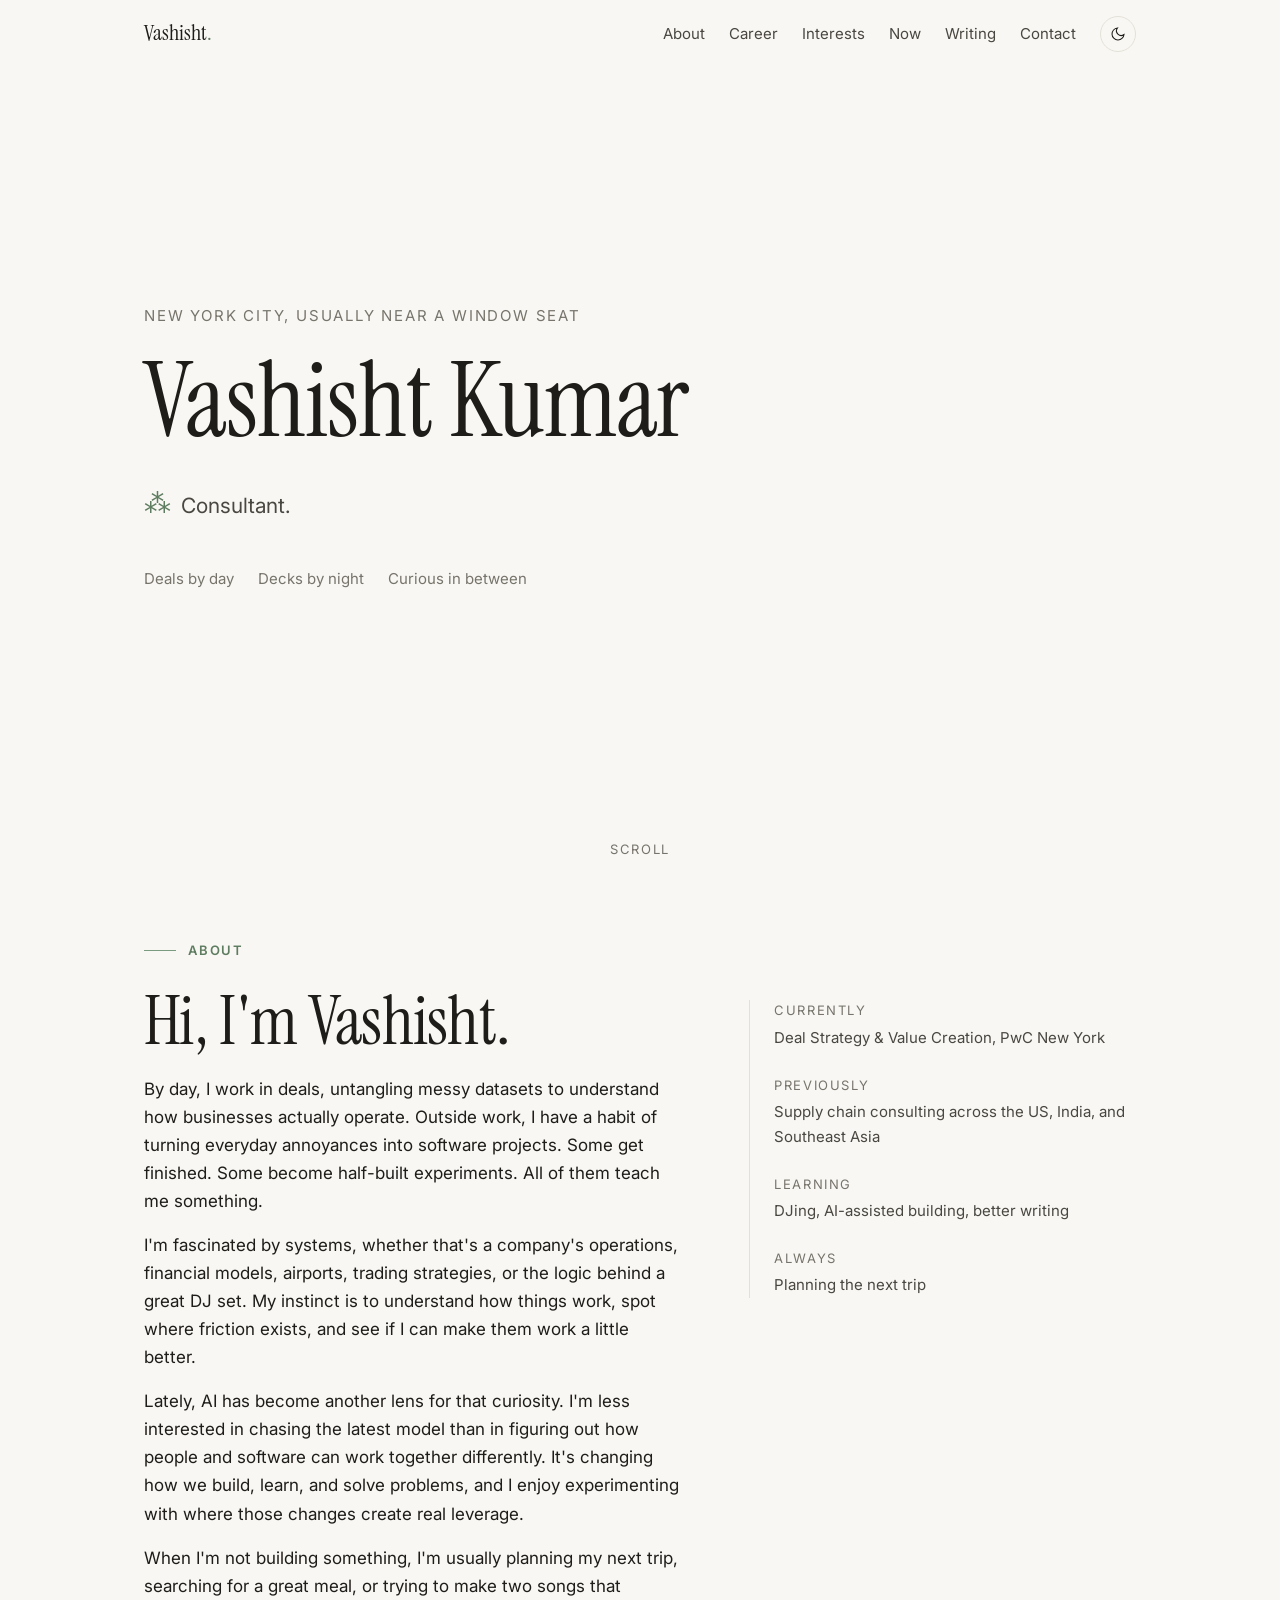
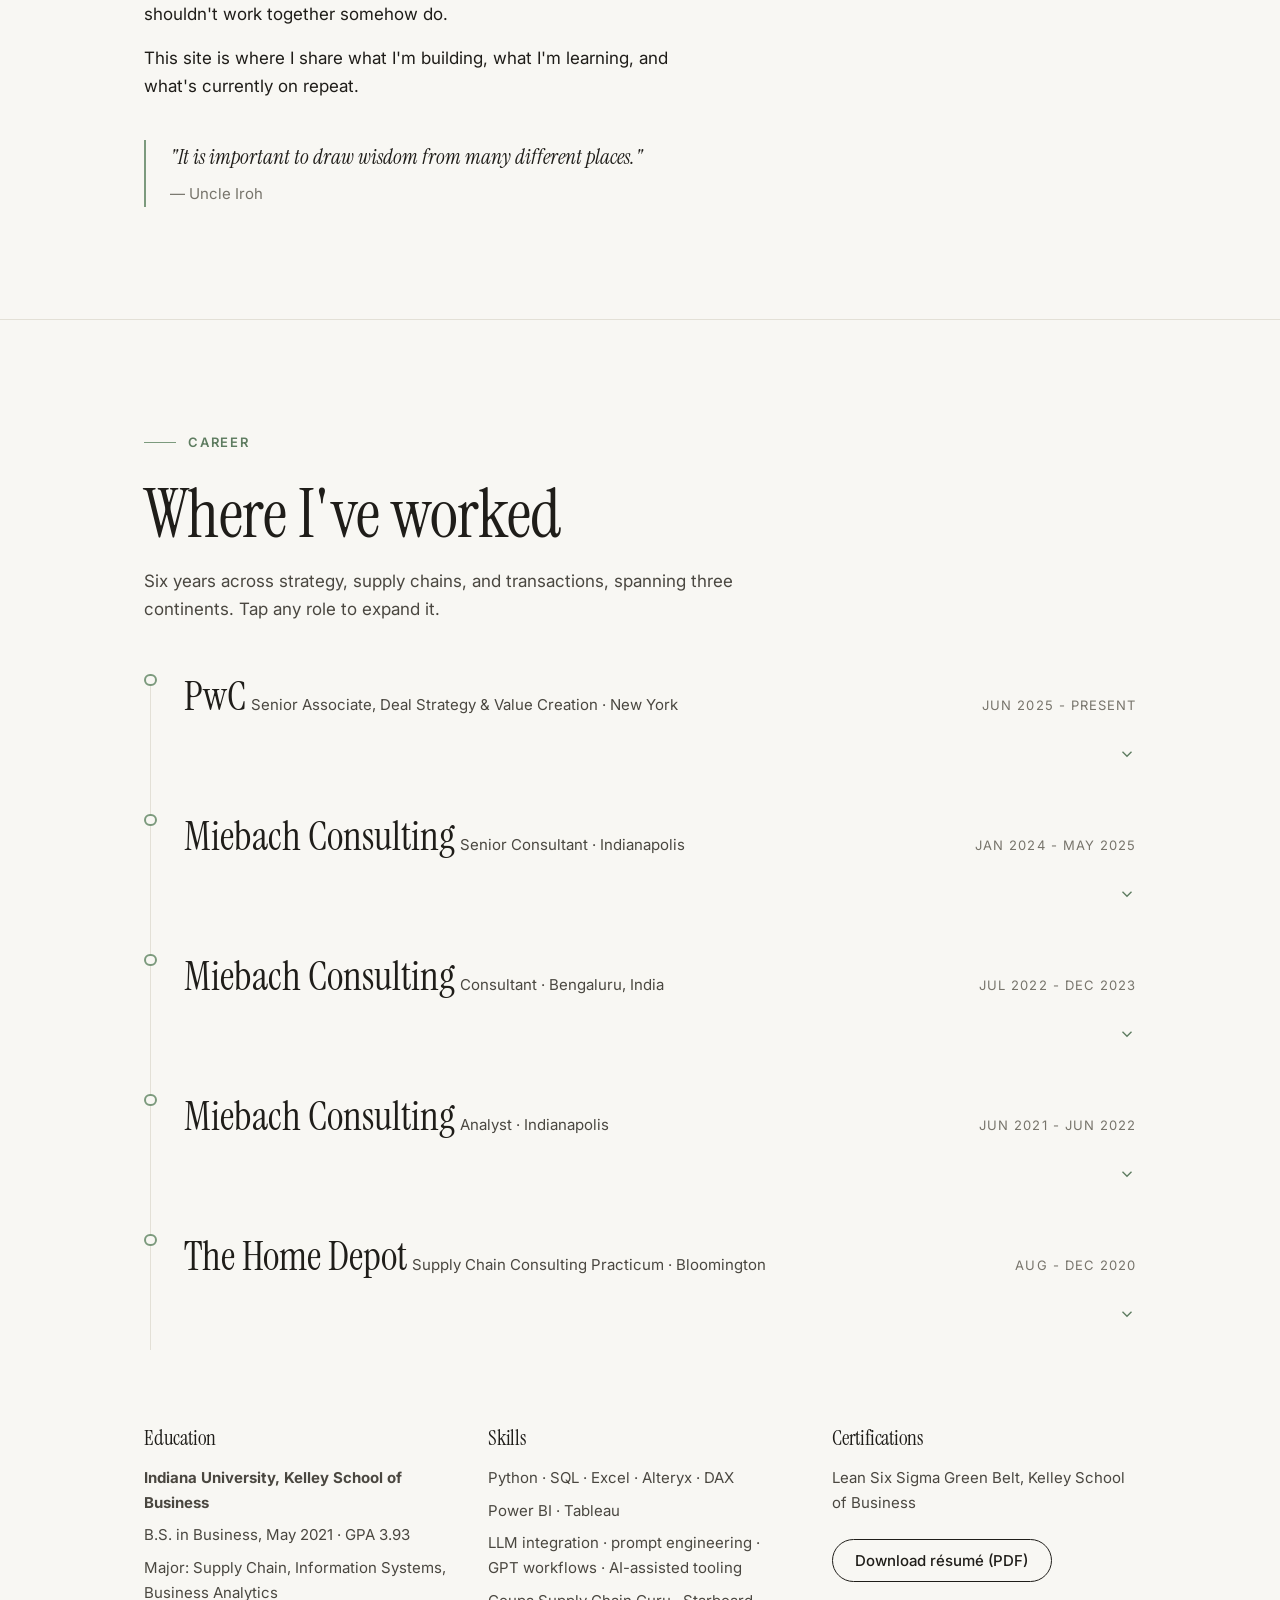
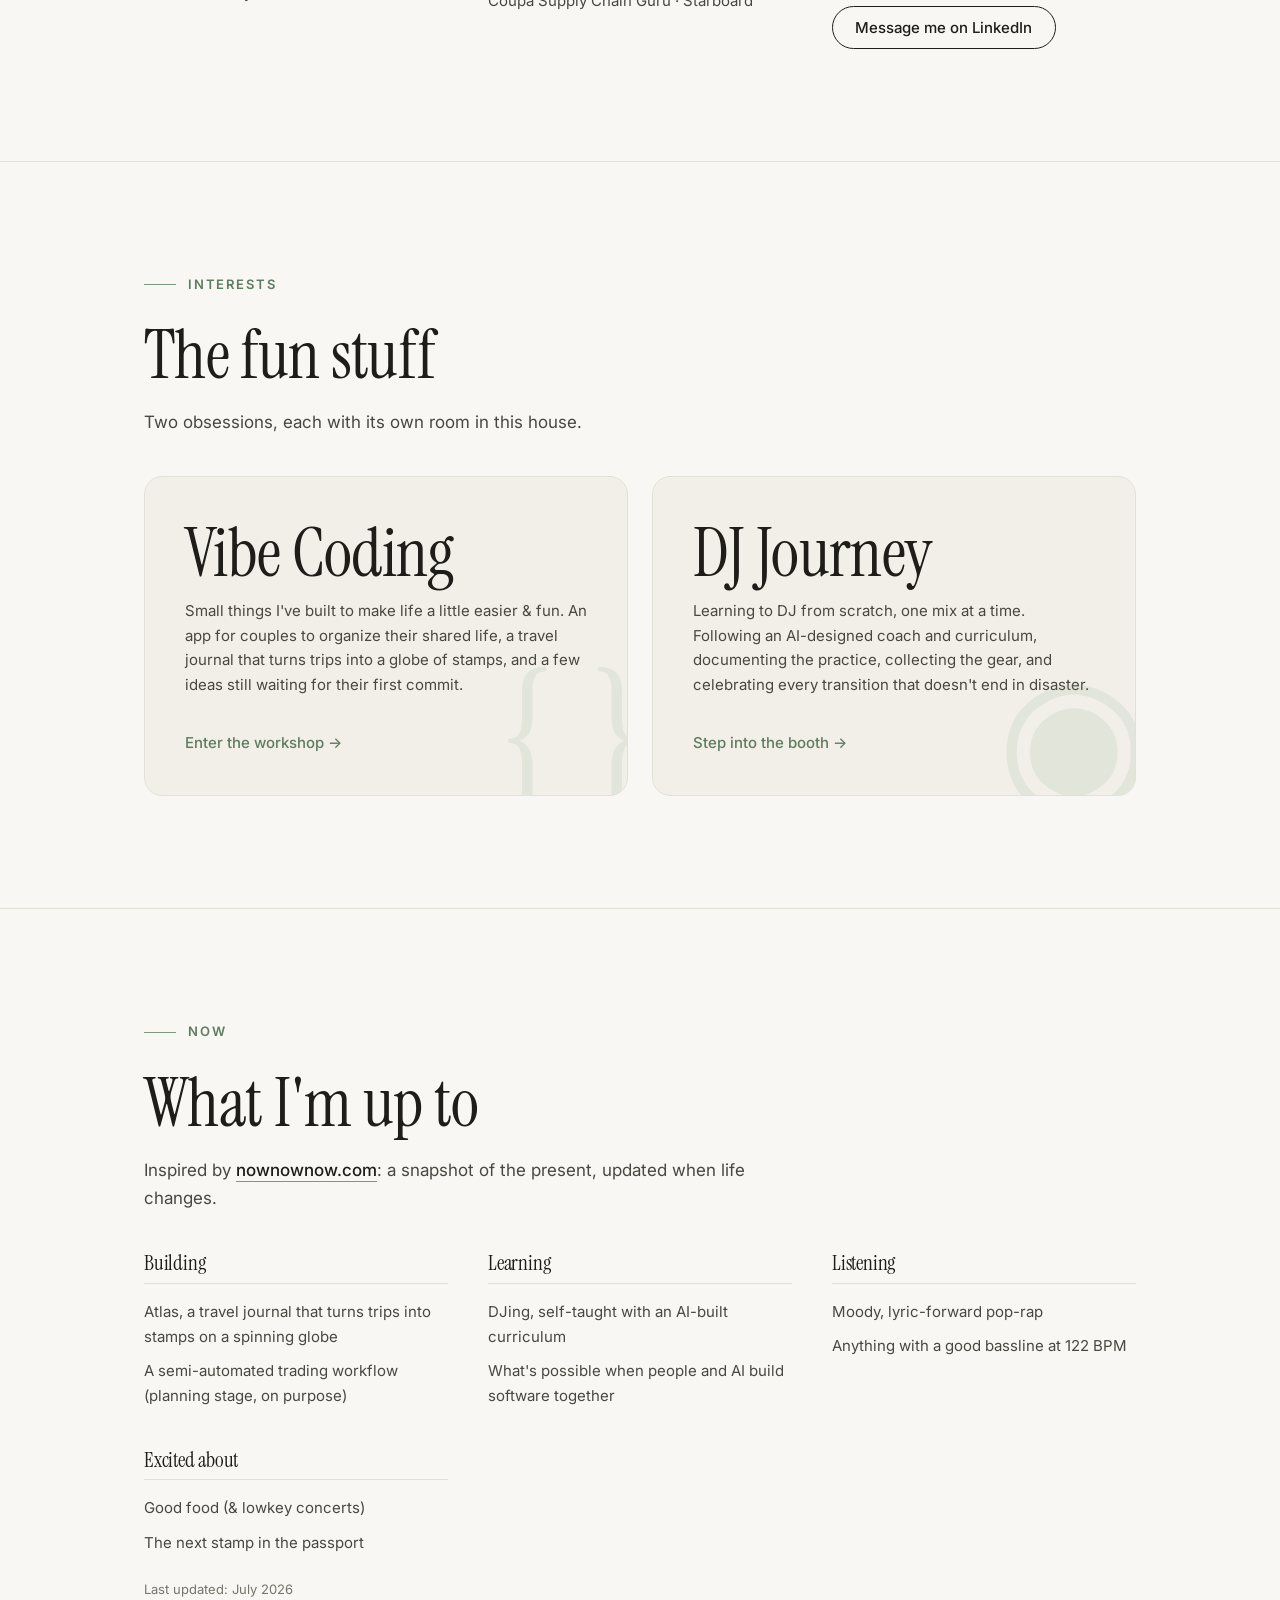
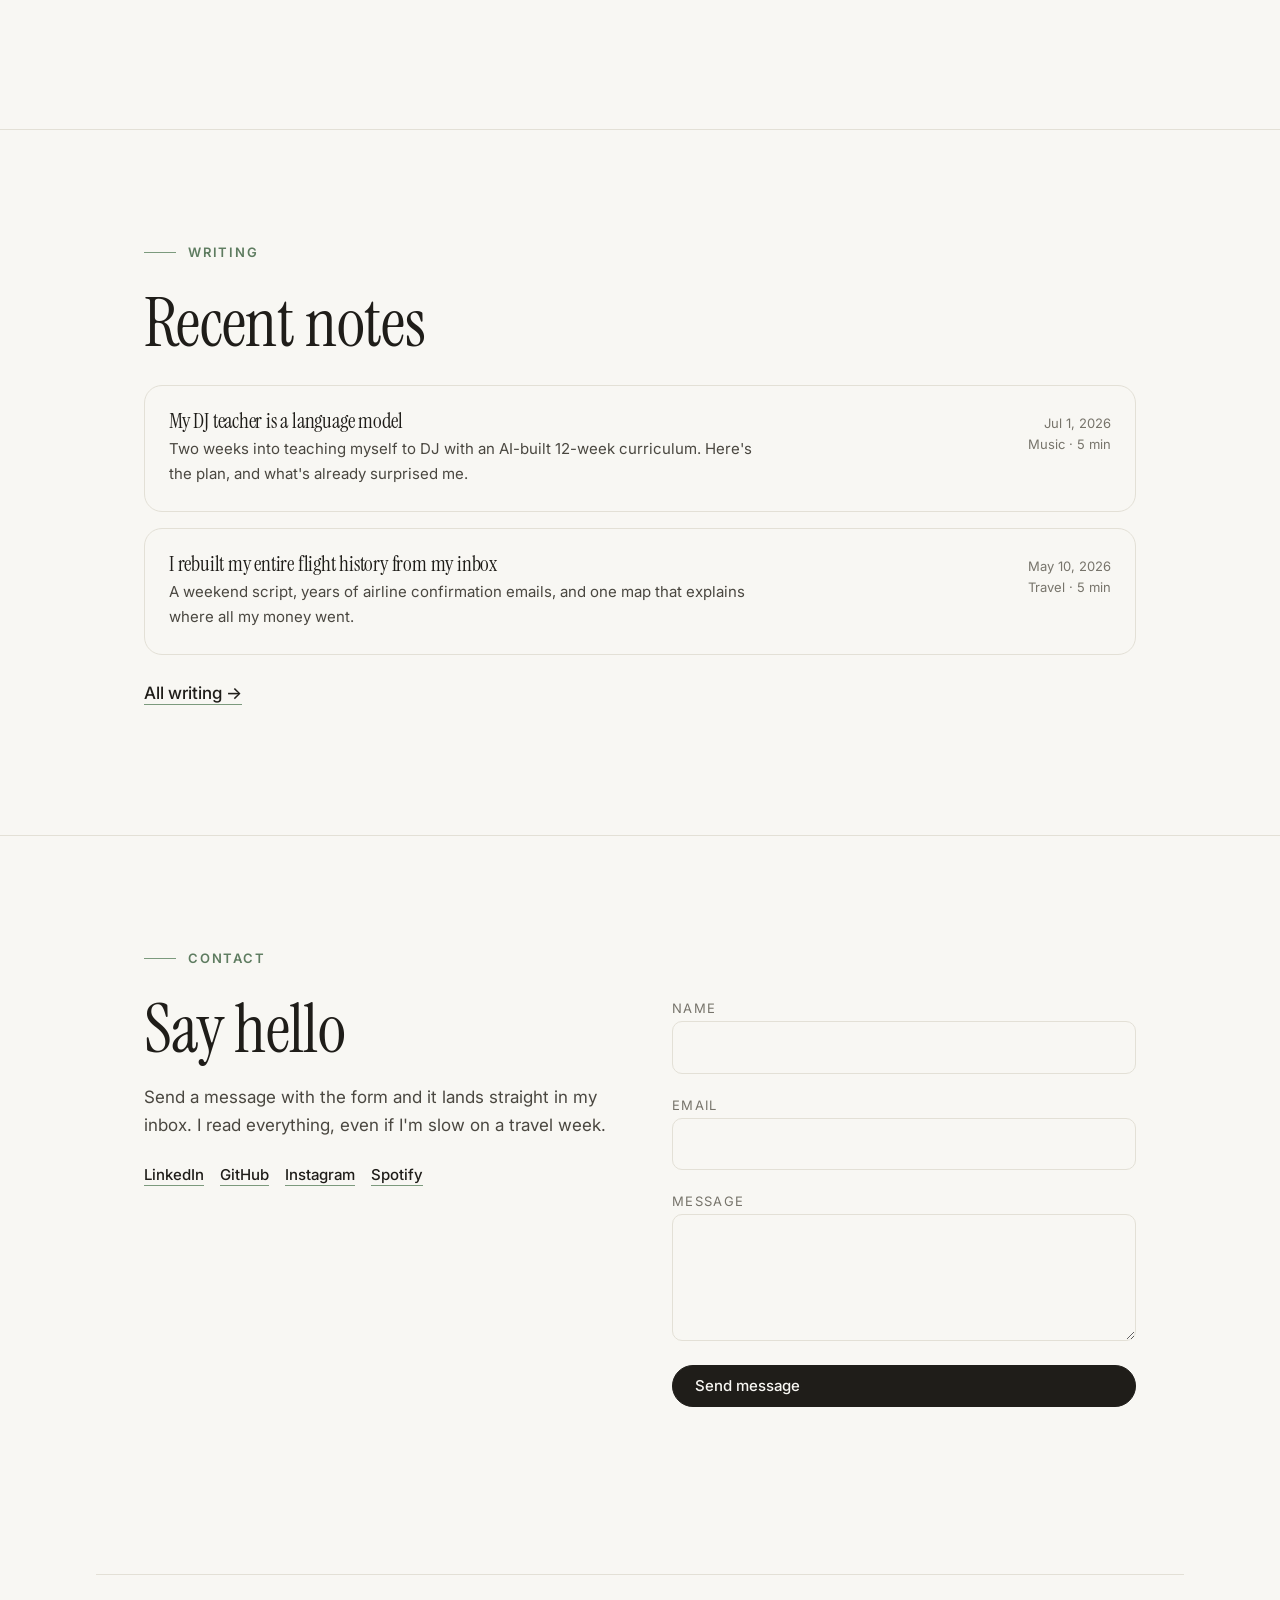
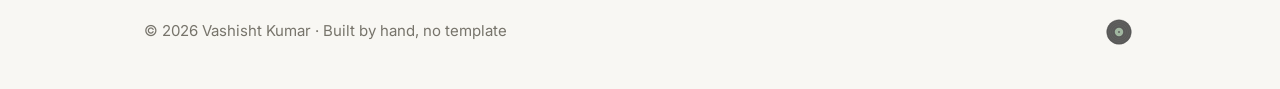
<file: index.html>
<!DOCTYPE html>
<html lang="en">
<head>
  <meta charset="UTF-8">
  <meta name="viewport" content="width=device-width, initial-scale=1.0">
  <title>Vashisht Kumar - building, mixing, learning in public</title>

  <!-- SEO -->
  <meta name="description" content="Vashisht Kumar is a deals consultant in New York who builds small software tools, learns to DJ, and writes about systems, money, and music.">
  <link rel="canonical" href="https://vashishtkumar99.github.io/">

  <!-- OpenGraph -->
  <meta property="og:type" content="website">
  <meta property="og:title" content="Vashisht Kumar">
  <meta property="og:description" content="Building, mixing, and learning in public. A personal corner of the internet.">
  <meta property="og:url" content="https://vashishtkumar99.github.io/">
  <meta property="og:image" content="https://vashishtkumar99.github.io/assets/images/og-cover.png">
  <meta name="twitter:card" content="summary_large_image">

  <link rel="icon" href="assets/icons/favicon.svg" type="image/svg+xml">

  <!-- Fonts -->
  <link rel="preconnect" href="https://fonts.googleapis.com">
  <link rel="preconnect" href="https://fonts.gstatic.com" crossorigin>
  <link href="https://fonts.googleapis.com/css2?family=Instrument+Serif:ital@0;1&family=Inter:wght@400;500;600&display=swap" rel="stylesheet">

  <link rel="stylesheet" href="styles/main.css">
  <link rel="stylesheet" href="styles/animations.css">
  <link rel="stylesheet" href="styles/responsive.css">

  <!-- Set theme before paint to avoid a flash of the wrong mode -->
  <script>
    (function () {
      var t = localStorage.getItem("theme");
      if (t === "dark" || (!t && matchMedia("(prefers-color-scheme: dark)").matches)) {
        document.documentElement.setAttribute("data-theme", "dark");
      }
    })();
  </script>
</head>
<body>
  <a class="skip-link" href="#main">Skip to content</a>

  <!-- Loading overlay -->
  <div class="loader" id="loader" aria-hidden="true"><span>VK</span></div>

  <!-- ============================ Navigation ============================ -->
  <header class="nav" id="nav">
    <div class="container nav__inner">
      <a class="nav__logo" href="/" aria-label="Vashisht Kumar, home">Vashisht<span class="mark">.</span></a>

      <button class="nav__menu-btn" id="menuBtn" aria-expanded="false" aria-controls="navLinks" aria-label="Open menu">
        <svg width="22" height="22" viewBox="0 0 24 24" fill="none" stroke="currentColor" stroke-width="1.6" aria-hidden="true"><path d="M4 7h16M4 12h16M4 17h16"/></svg>
      </button>

      <nav aria-label="Main">
        <ul class="nav__links" id="navLinks">
          <li><a href="#about">About</a></li>
          <li><a href="#career">Career</a></li>
          <li><a href="#interests">Interests</a></li>
          <li><a href="#now">Now</a></li>
          <li><a href="writing.html">Writing</a></li>
          <li><a href="#contact">Contact</a></li>
          <li>
            <button class="theme-toggle" id="themeToggle" aria-label="Toggle dark mode">
              <svg class="icon-sun" viewBox="0 0 24 24" fill="none" stroke="currentColor" stroke-width="1.6" aria-hidden="true"><circle cx="12" cy="12" r="4"/><path d="M12 2v2m0 16v2M4.9 4.9l1.4 1.4m11.4 11.4 1.4 1.4M2 12h2m16 0h2M4.9 19.1l1.4-1.4M17.7 6.3l1.4-1.4"/></svg>
              <svg class="icon-moon" viewBox="0 0 24 24" fill="none" stroke="currentColor" stroke-width="1.6" aria-hidden="true"><path d="M21 12.8A9 9 0 1 1 11.2 3 7 7 0 0 0 21 12.8Z"/></svg>
            </button>
          </li>
        </ul>
      </nav>
    </div>
  </header>

  <main id="main">
    <!-- ============================ Hero ============================ -->
    <section class="hero container" aria-label="Introduction">
      <div>
        <p class="hero__hello hero-enter">New York City, usually near a window seat</p>
        <h1 class="hero-enter">Vashisht Kumar</h1>
        <p class="hero__rotator hero-enter">
          <span class="mark" aria-hidden="true">⁂</span>
          <span class="rotator__word" id="rotatorWord">Consultant.</span>
        </p>
        <div class="hero__meta hero-enter">
          <span>Deals by day</span>
          <span>Decks by night</span>
          <span>Curious in between</span>
        </div>
      </div>
      <p class="scroll-hint" aria-hidden="true">Scroll</p>
    </section>

    <!-- ============================ About ============================ -->
    <section class="section" id="about">
      <div class="container">
        <p class="eyebrow reveal">About</p>
        <div class="about__grid">
          <div class="reveal">
            <h2>Hi, I'm Vashisht.</h2>
            <p>By day, I work in deals, untangling messy datasets to understand how businesses actually operate. Outside work, I have a habit of turning everyday annoyances into software projects. Some get finished. Some become half-built experiments. All of them teach me something.</p>
            <p>I'm fascinated by systems, whether that's a company's operations, financial models, airports, trading strategies, or the logic behind a great DJ set. My instinct is to understand how things work, spot where friction exists, and see if I can make them work a little better.</p>
            <p>Lately, AI has become another lens for that curiosity. I'm less interested in chasing the latest model than in figuring out how people and software can work together differently. It's changing how we build, learn, and solve problems, and I enjoy experimenting with where those changes create real leverage.</p>
            <p>When I'm not building something, I'm usually planning my next trip, searching for a great meal, or trying to make two songs that shouldn't work together somehow do.</p>
            <p>This site is where I share what I'm building, what I'm learning, and what's currently on repeat.</p>
            <blockquote class="about__quote">
              <p>"It is important to draw wisdom from many different places."</p>
              <cite>— Uncle Iroh</cite>
            </blockquote>
          </div>
          <dl class="about__facts reveal-stagger">
            <div>
              <dt>Currently</dt>
              <dd>Deal Strategy &amp; Value Creation, PwC New York</dd>
            </div>
            <div>
              <dt>Previously</dt>
              <dd>Supply chain consulting across the US, India, and Southeast Asia</dd>
            </div>
            <div>
              <dt>Learning</dt>
              <dd>DJing, AI-assisted building, better writing</dd>
            </div>
            <div>
              <dt>Always</dt>
              <dd>Planning the next trip</dd>
            </div>
          </dl>
        </div>
      </div>
    </section>

    <!-- ============================ Career ============================ -->
    <section class="section" id="career">
      <div class="container">
        <p class="eyebrow reveal">Career</p>
        <h2 class="reveal">Where I've worked</h2>
        <p class="reveal" style="margin-bottom: var(--space-4); color: var(--ink-soft);">Six years across strategy, supply chains, and transactions, spanning three continents. Tap any role to expand it.</p>

        <ol class="timeline">
          <!-- PwC -->
          <li class="timeline__item reveal">
            <button class="timeline__toggle" aria-expanded="false">
              <span>
                <span class="timeline__company">PwC</span>
                <span class="timeline__role">Senior Associate, Deal Strategy &amp; Value Creation · New York</span>
              </span>
              <span class="timeline__dates">Jun 2025 - Present</span>
              <svg class="timeline__chevron" width="18" height="18" viewBox="0 0 24 24" fill="none" stroke="currentColor" stroke-width="1.8" aria-hidden="true"><path d="m6 9 6 6 6-6"/></svg>
            </button>
            <div class="timeline__panel">
              <div class="timeline__panel-inner">
                <ul>
                  <li>Uncovered risks across 3 buy-side deals with $500M to $1.5B revenue targets, directly leading clients to reprice or exit transactions.</li>
                  <li>Supported 2 closed sell-side deals with ARR and price/volume/mix analyses that held up under buyer due diligence.</li>
                  <li>Co-led 4 portfolio company engagements preparing PE-backed businesses for sale readiness, running client communication and guiding 2 analysts to the final deliverable.</li>
                  <li>Built and developed AI-assisted practice tools cutting client data QC from 2 hours to minutes: a data profiling automation, a custom Excel ribbon, and LLM-integrated Power BI standards for DAX generation.</li>
                </ul>
                <div class="tags">
                  <span class="tag">M&amp;A diligence</span><span class="tag">Excel</span><span class="tag">Power BI</span><span class="tag">LLM tooling</span><span class="tag">DAX</span>
                </div>
              </div>
            </div>
          </li>

          <!-- Miebach - Senior Consultant -->
          <li class="timeline__item reveal">
            <button class="timeline__toggle" aria-expanded="false">
              <span>
                <span class="timeline__company">Miebach Consulting</span>
                <span class="timeline__role">Senior Consultant · Indianapolis</span>
              </span>
              <span class="timeline__dates">Jan 2024 - May 2025</span>
              <svg class="timeline__chevron" width="18" height="18" viewBox="0 0 24 24" fill="none" stroke="currentColor" stroke-width="1.8" aria-hidden="true"><path d="m6 9 6 6 6-6"/></svg>
            </button>
            <div class="timeline__panel">
              <div class="timeline__panel-inner">
                <ul>
                  <li>Led S&amp;OP process design and OMP implementation for a large CPG manufacturer, redesigning scheduling operations for 900+ employees while coordinating cross-functional teams and external partners.</li>
                  <li>Managed 5 projects for Fortune 500 clients across network design and S&amp;OE planning, ensuring scope and timeline adherence.</li>
                  <li>Delivered engagement quality that generated 4 follow-up projects worth 1-2x the original contract value across global clients.</li>
                  <li>Selected as North America Lead for Center of Excellence from 50+ consultants, designing network design training for ~100 global consultants annually.</li>
                </ul>
                <div class="tags">
                  <span class="tag">S&amp;OP</span><span class="tag">OMP</span><span class="tag">Network design</span><span class="tag">Fortune 500 clients</span><span class="tag">Training design</span>
                </div>
              </div>
            </div>
          </li>

          <!-- Miebach - Consultant, Bengaluru -->
          <li class="timeline__item reveal">
            <button class="timeline__toggle" aria-expanded="false">
              <span>
                <span class="timeline__company">Miebach Consulting</span>
                <span class="timeline__role">Consultant · Bengaluru, India</span>
              </span>
              <span class="timeline__dates">Jul 2022 - Dec 2023</span>
              <svg class="timeline__chevron" width="18" height="18" viewBox="0 0 24 24" fill="none" stroke="currentColor" stroke-width="1.8" aria-hidden="true"><path d="m6 9 6 6 6-6"/></svg>
            </button>
            <div class="timeline__panel">
              <div class="timeline__panel-inner">
                <ul>
                  <li>Owned analysis workstreams across 6 distribution, inventory, and manufacturing optimization projects in 5 Southeast Asian countries, identifying $1-3M in OPEX savings per project.</li>
                  <li>Managed 2 client engagements end-to-end across CPG and chemical industries, avoiding up to ~$8M in major plant investments.</li>
                  <li>Led bi-weekly knowledge-sharing sessions for 50+ regional attendees on industry trends and technical methodologies.</li>
                </ul>
                <div class="tags">
                  <span class="tag">Optimization</span><span class="tag">Client management</span><span class="tag">APAC</span>
                </div>
              </div>
            </div>
          </li>

          <!-- Miebach - Analyst -->
          <li class="timeline__item reveal">
            <button class="timeline__toggle" aria-expanded="false">
              <span>
                <span class="timeline__company">Miebach Consulting</span>
                <span class="timeline__role">Analyst · Indianapolis</span>
              </span>
              <span class="timeline__dates">Jun 2021 - Jun 2022</span>
              <svg class="timeline__chevron" width="18" height="18" viewBox="0 0 24 24" fill="none" stroke="currentColor" stroke-width="1.8" aria-hidden="true"><path d="m6 9 6 6 6-6"/></svg>
            </button>
            <div class="timeline__panel">
              <div class="timeline__panel-inner">
                <ul>
                  <li>Built supply chain models across 7 fashion and retail engagements, reducing costs 5-10% with Llamasoft's optimization suite.</li>
                  <li>Ran on-site factory assessments with clients to validate data and identify ~500K in operational inefficiencies.</li>
                  <li>Engineered an automated SQL and Power BI workflow to interpret modeling results, saving 20+ hours per project; independently developed and adopted by the team.</li>
                </ul>
                <div class="tags">
                  <span class="tag">SQL</span><span class="tag">Power BI</span><span class="tag">Llamasoft</span><span class="tag">Automation</span>
                </div>
              </div>
            </div>
          </li>

          <!-- Home Depot practicum -->
          <li class="timeline__item reveal">
            <button class="timeline__toggle" aria-expanded="false">
              <span>
                <span class="timeline__company">The Home Depot</span>
                <span class="timeline__role">Supply Chain Consulting Practicum · Bloomington</span>
              </span>
              <span class="timeline__dates">Aug - Dec 2020</span>
              <svg class="timeline__chevron" width="18" height="18" viewBox="0 0 24 24" fill="none" stroke="currentColor" stroke-width="1.8" aria-hidden="true"><path d="m6 9 6 6 6-6"/></svg>
            </button>
            <div class="timeline__panel">
              <div class="timeline__panel-inner">
                <ul>
                  <li>Faculty-selected for a transportation and delivery optimization project for a Fortune 500 company.</li>
                  <li>Recommended vendor and third-party backhauls to cut "empty" fleet miles, with savings in the hundreds of thousands of dollars.</li>
                  <li>Built an Excel Solver model showing the case for switching bulk distribution centers to 7-day operations instead of 5, to meet demand and recover ~$500K in lost sales.</li>
                </ul>
                <div class="tags">
                  <span class="tag">Excel Solver</span><span class="tag">Logistics</span>
                </div>
              </div>
            </div>
          </li>
        </ol>

        <div class="career__extras reveal-stagger">
          <div>
            <h3>Education</h3>
            <ul>
              <li><strong>Indiana University, Kelley School of Business</strong></li>
              <li>B.S. in Business, May 2021 · GPA 3.93</li>
              <li>Major: Supply Chain, Information Systems, Business Analytics</li>
            </ul>
          </div>
          <div>
            <h3>Skills</h3>
            <ul>
              <li>Python · SQL · Excel · Alteryx · DAX</li>
              <li>Power BI · Tableau</li>
              <li>LLM integration · prompt engineering · GPT workflows · AI-assisted tooling</li>
              <li>Coupa Supply Chain Guru · Starboard</li>
            </ul>
          </div>
          <div>
            <h3>Certifications</h3>
            <ul>
              <li>Lean Six Sigma Green Belt, Kelley School of Business</li>
              <li style="margin-top: var(--space-2);"><a class="btn" href="assets/Vashisht_Kumar_Resume.pdf" download>Download résumé (PDF)</a></li>
              <li style="margin-top: var(--space-2);"><a class="btn" href="https://www.linkedin.com/in/vashishtkumar/" target="_blank" rel="noopener">Message me on LinkedIn</a></li>
            </ul>
          </div>
        </div>
      </div>
    </section>

    <!-- ============================ Interests ============================ -->
    <section class="section" id="interests">
      <div class="container">
        <p class="eyebrow reveal">Interests</p>
        <h2 class="reveal">The fun stuff</h2>
        <p class="reveal" style="margin-bottom: var(--space-4); color: var(--ink-soft);">Two obsessions, each with its own room in this house.</p>

        <div class="interests__grid reveal-stagger">
          <a class="interest-card" href="vibe-coding.html">
            <h3>Vibe Coding</h3>
            <p>Small things I've built to make life a little easier &amp; fun. An app for couples to organize their shared life, a travel journal that turns trips into a globe of stamps, and a few ideas still waiting for their first commit.</p>
            <span class="interest-card__cta">Enter the workshop →</span>
            <span class="interest-card__glyph" aria-hidden="true">{ }</span>
          </a>
          <a class="interest-card" href="dj.html">
            <h3>DJ Journey</h3>
            <p>Learning to DJ from scratch, one mix at a time. Following an AI-designed coach and curriculum, documenting the practice, collecting the gear, and celebrating every transition that doesn't end in disaster.</p>
            <span class="interest-card__cta">Step into the booth →</span>
            <span class="interest-card__glyph" aria-hidden="true">◉</span>
          </a>
        </div>
      </div>
    </section>

    <!-- ============================ Now ============================ -->
    <section class="section" id="now">
      <div class="container">
        <p class="eyebrow reveal">Now</p>
        <h2 class="reveal">What I'm up to</h2>
        <p class="reveal" style="color: var(--ink-soft);">Inspired by <a class="link" href="https://nownownow.com/about" target="_blank" rel="noopener">nownownow.com</a>: a snapshot of the present, updated when life changes.</p>

        <div class="now__grid reveal-stagger" style="margin-top: var(--space-4);">
          <div class="now__col">
            <h3>Building</h3>
            <ul>
              <li>Atlas, a travel journal that turns trips into stamps on a spinning globe</li>
              <li>A semi-automated trading workflow (planning stage, on purpose)</li>
            </ul>
          </div>
          <div class="now__col">
            <h3>Learning</h3>
            <ul>
              <li>DJing, self-taught with an AI-built curriculum</li>
              <li>What's possible when people and AI build software together</li>
            </ul>
          </div>
          <div class="now__col">
            <h3>Listening</h3>
            <ul>
              <li>Moody, lyric-forward pop-rap</li>
              <li>Anything with a good bassline at 122 BPM</li>
            </ul>
          </div>
          <div class="now__col">
            <h3>Excited about</h3>
            <ul>
              <li>Good food (&amp; lowkey concerts)</li>
              <li>The next stamp in the passport</li>
            </ul>
          </div>
        </div>
        <p class="now__updated reveal">Last updated: July 2026</p>
      </div>
    </section>

    <!-- ============================ Writing preview ============================ -->
    <section class="section" id="writing">
      <div class="container">
        <p class="eyebrow reveal">Writing</p>
        <h2 class="reveal">Recent notes</h2>
        <div class="post-list reveal-stagger" id="recentPosts" style="margin-top: var(--space-3);">
          <!-- Rendered from js/app.js POSTS data -->
        </div>
        <p class="reveal" style="margin-top: var(--space-3);"><a class="link" href="writing.html">All writing →</a></p>
      </div>
    </section>

    <!-- ============================ Contact ============================ -->
    <section class="section" id="contact">
      <div class="container">
        <p class="eyebrow reveal">Contact</p>
        <div class="contact__grid">
          <div class="reveal">
            <h2>Say hello</h2>
            <p style="color: var(--ink-soft);">Send a message with the form and it lands straight in my inbox. I read everything, even if I'm slow on a travel week.</p>
            <ul class="socials">
              <li><a class="link" href="https://www.linkedin.com/in/vashishtkumar/" target="_blank" rel="noopener">LinkedIn</a></li>
              <li><a class="link" href="https://github.com/vashishtkumar99" target="_blank" rel="noopener">GitHub</a></li>
              <li><a class="link" href="https://www.instagram.com/vash99" target="_blank" rel="noopener">Instagram</a></li>
              <li><a class="link" href="https://open.spotify.com/user/z9gkb1hpstepxz9as33qjwstt?si=893effffeba64bb4" target="_blank" rel="noopener">Spotify</a></li>
            </ul>
          </div>
          <form class="form reveal" id="contactForm" novalidate>
            <div>
              <label for="cf-name">Name</label>
              <input id="cf-name" name="name" type="text" autocomplete="name" required>
            </div>
            <div>
              <label for="cf-email">Email</label>
              <input id="cf-email" name="email" type="email" autocomplete="email" required>
            </div>
            <div>
              <label for="cf-message">Message</label>
              <textarea id="cf-message" name="message" rows="4" required></textarea>
            </div>
            <button class="btn btn--solid" type="submit">Send message</button>
            <p class="form__status" id="formStatus" role="status"></p>
          </form>
        </div>
      </div>
    </section>

    <!-- ============================ Footer ============================ -->
    <footer class="container footer">
      <span>© 2026 Vashisht Kumar · Built by hand, no template</span>
      <button class="vinyl" id="vinyl" aria-label="A record. Give it a spin."><svg viewBox="0 0 40 40" width="26" height="26" aria-hidden="true"><circle cx="20" cy="20" r="19" fill="#161616" stroke="#000" stroke-width="0.5"/><circle cx="20" cy="20" r="16" fill="none" stroke="#3a3a3a" stroke-width="0.5"/><circle cx="20" cy="20" r="13" fill="none" stroke="#3a3a3a" stroke-width="0.5"/><circle cx="20" cy="20" r="10" fill="none" stroke="#3a3a3a" stroke-width="0.5"/><circle cx="20" cy="20" r="6.5" fill="var(--sage)"/><circle cx="20" cy="20" r="1.4" fill="#161616"/></svg></button>
    </footer>
  </main>

  <script src="js/app.js" defer></script>
  <script src="js/animations.js" defer></script>
</body>
</html>
</file>
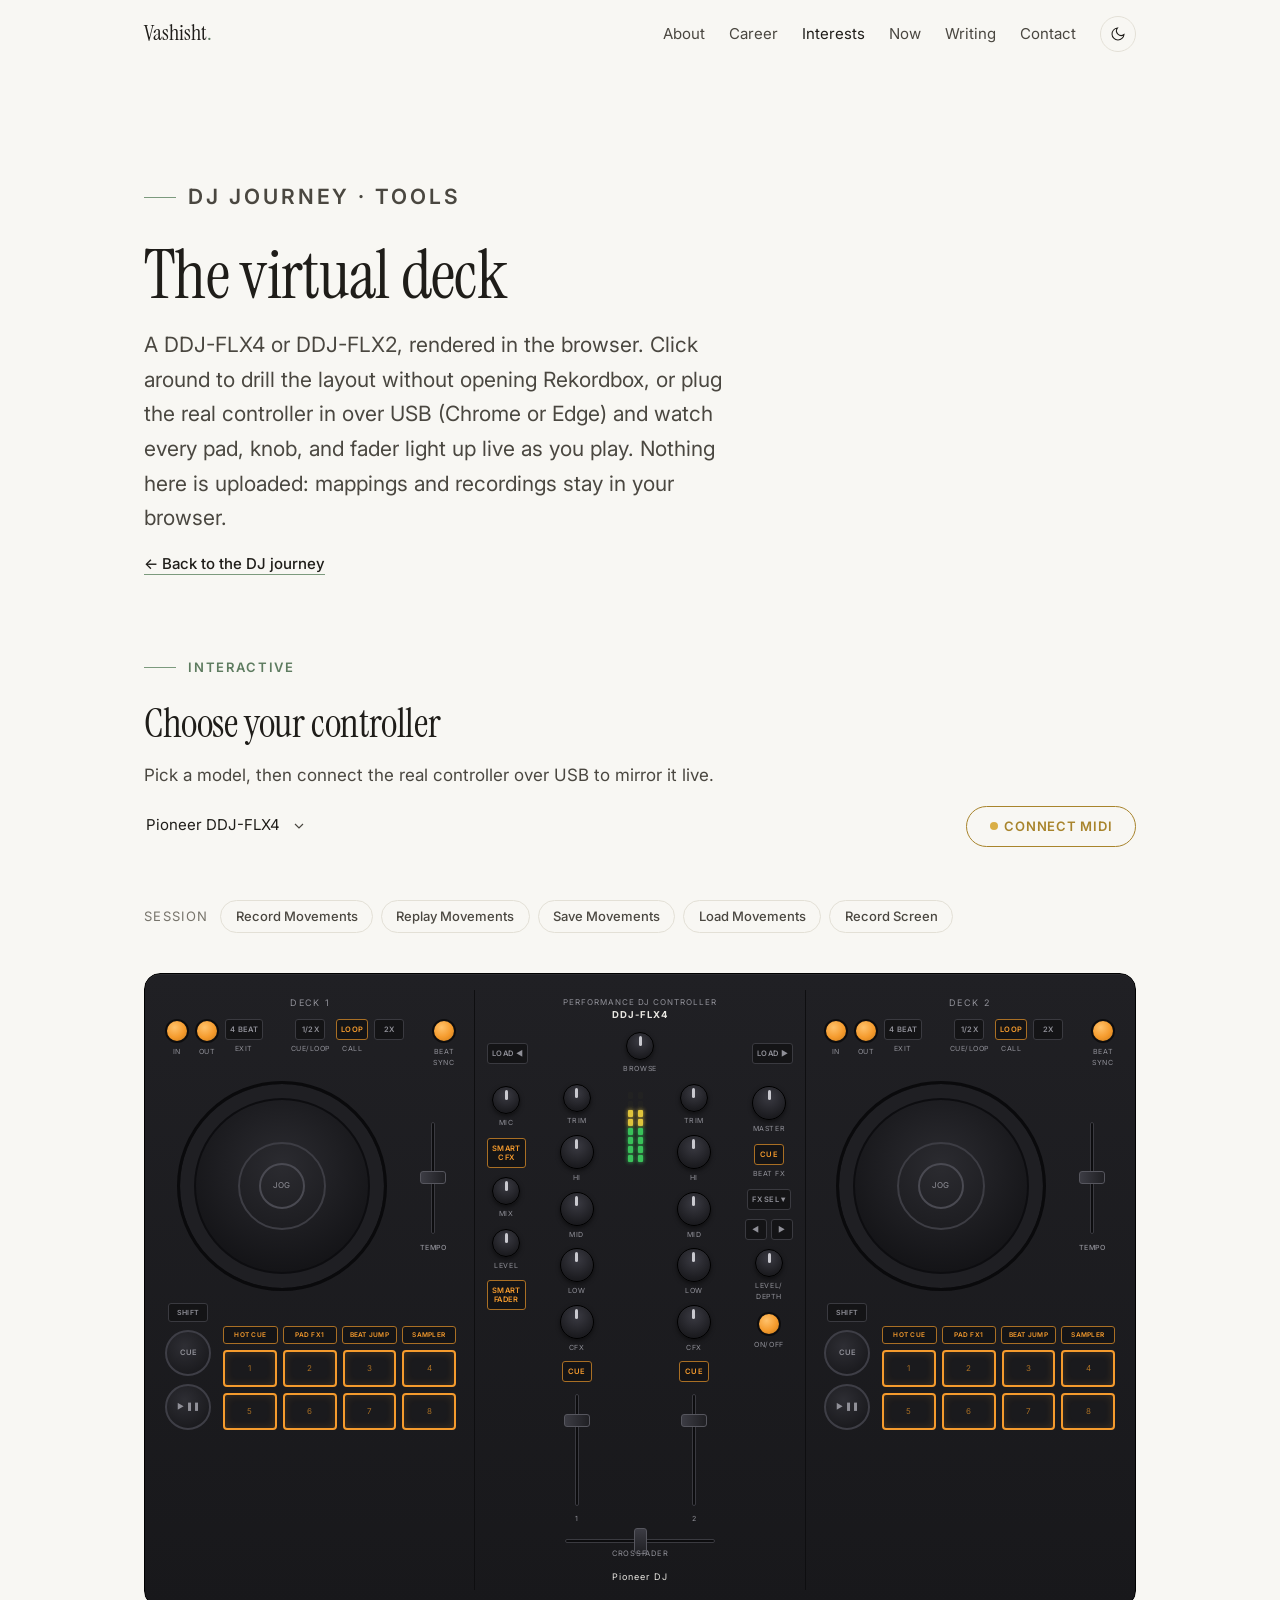
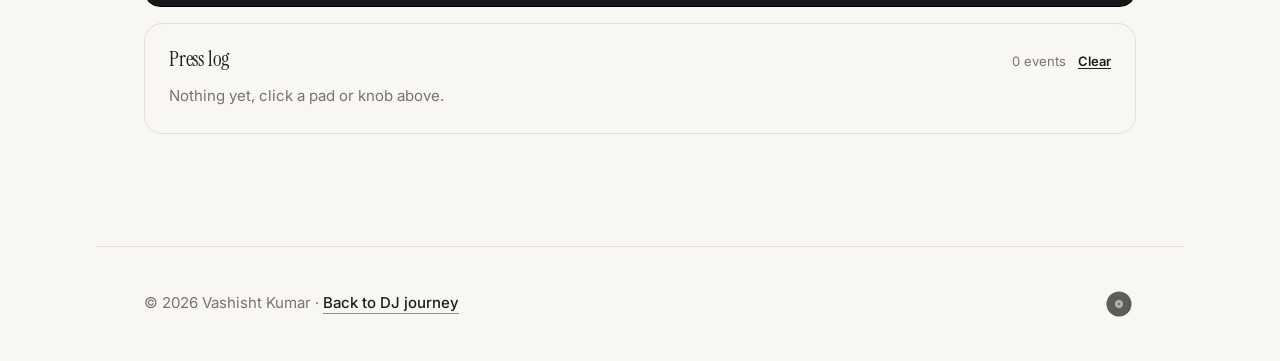
<file: dj-controller.html>
<!DOCTYPE html>
<html lang="en">
<head>
  <meta charset="UTF-8">
  <meta name="viewport" content="width=device-width, initial-scale=1.0">
  <title>Virtual DJ Controller | Vashisht Kumar</title>
  <meta name="description" content="An in-browser DDJ-FLX4 / FLX2 you can click, or connect the real thing over USB via Web MIDI and watch every pad and knob light up live.">
  <link rel="canonical" href="https://vashishtkumar99.github.io/dj-controller.html">
  <meta property="og:type" content="website">
  <meta property="og:title" content="Virtual DJ Controller | Vashisht Kumar">
  <meta property="og:description" content="Click around a virtual DDJ-FLX4, or plug in the real one and watch it respond live.">
  <meta property="og:url" content="https://vashishtkumar99.github.io/dj-controller.html">
  <link rel="icon" href="assets/icons/favicon.svg" type="image/svg+xml">
  <link rel="preconnect" href="https://fonts.googleapis.com">
  <link rel="preconnect" href="https://fonts.gstatic.com" crossorigin>
  <link href="https://fonts.googleapis.com/css2?family=Instrument+Serif:ital@0;1&family=Inter:wght@400;500;600&display=swap" rel="stylesheet">
  <link rel="stylesheet" href="styles/main.css">
  <link rel="stylesheet" href="styles/animations.css">
  <link rel="stylesheet" href="styles/responsive.css">
  <style>
    /* ===== Page chrome around the controller: the site's own components,
       not the hardware skin. Keeps Inter/sentence case, matches .btn/.chip. ===== */
    .dj-controls { display: flex; flex-wrap: wrap; gap: var(--space-2); align-items: center; margin-bottom: var(--space-2); }

    /* Borderless select: text + our own chevron, underline only on
       hover/focus, so it reads as page furniture, not a form widget. */
    #controllerSelect {
      appearance: none; -webkit-appearance: none; -moz-appearance: none;
      font: inherit; font-size: var(--text-sm); color: var(--ink); background: transparent;
      border: none; border-bottom: 1px solid transparent; border-radius: 0;
      padding: 0.5rem 1.8rem 0.5rem 0.1rem;
      cursor: pointer; transition: border-color 0.25s var(--ease);
      background-image: url("data:image/svg+xml,%3Csvg xmlns='http://www.w3.org/2000/svg' width='16' height='16' viewBox='0 0 24 24' fill='none' stroke='%234A4740' stroke-width='1.8'%3E%3Cpath d='m6 9 6 6 6-6'/%3E%3C/svg%3E");
      background-repeat: no-repeat;
      background-position: right 0.1rem center;
    }
    #controllerSelect:hover, #controllerSelect:focus { border-color: var(--sage); outline: none; }
    [data-theme="dark"] #controllerSelect {
      background-image: url("data:image/svg+xml,%3Csvg xmlns='http://www.w3.org/2000/svg' width='16' height='16' viewBox='0 0 24 24' fill='none' stroke='%23C6C2B5' stroke-width='1.8'%3E%3Cpath d='m6 9 6 6 6-6'/%3E%3C/svg%3E");
    }

    /* Connect MIDI doubles as its own status pill: amber until a device
       answers, sage once one does. Same dot+label language as the
       Building/Archived tags on vibe-coding.html. */
    #midiBtn { margin-left: auto; }
    .btn.status--building { border-color: #A8842C; }
    .btn.status--building:hover { background: rgba(217,174,69,0.14); color: #A8842C; }
    .btn.status--live { border-color: var(--sage); }
    .btn.status--live:hover { background: var(--sage-tint); color: var(--sage-deep); }

    .dj-row { display: flex; align-items: center; gap: 0.5rem; flex-wrap: wrap; }
    .dj-row__label { font-size: var(--text-xs); text-transform: uppercase; letter-spacing: 0.1em; color: var(--gray); margin-right: 0.25rem; }
    .dj-session { margin-bottom: var(--space-4); }
    .chip.is-recording { border-color: #b3453d; color: #b3453d; }

    .dj-status { font-size: var(--text-sm); color: var(--ink-soft); min-height: 1.4em; margin: 0 0 var(--space-2); }
    .dj-status b { color: var(--sage-deep); }
    .dj-status .warn { color: var(--ink); }

    .dj-log { margin-top: var(--space-2); border: 1px solid var(--line); border-radius: var(--radius-lg); padding: var(--space-3); }
    .dj-log__head { display: flex; align-items: baseline; justify-content: space-between; gap: var(--space-2); margin-bottom: 0.6rem; }
    .dj-log__head h3 { font-size: var(--text-lg); margin: 0; }
    .dj-log__meta { display: flex; align-items: center; gap: 0.75rem; }
    .dj-log__meta span { font-size: var(--text-xs); color: var(--gray); white-space: nowrap; }
    .dj-log__clear {
      font: inherit; font-size: var(--text-xs); font-weight: 600; color: var(--ink); background: none; border: none;
      padding: 0; cursor: pointer; text-decoration: underline; text-underline-offset: 2px;
      transition: color 0.2s var(--ease);
    }
    .dj-log__clear:hover { color: var(--sage-deep); }
    .dj-log__body { max-height: 220px; overflow-y: auto; font-size: var(--text-sm); color: var(--ink-soft); line-height: 1.8; }
    .dj-log__body .empty { color: var(--gray); }
    .dj-log__body .t { color: var(--gray); margin-right: 0.6rem; font-size: var(--text-xs); }
    .dj-log__body .tag-midi { color: var(--sage-deep); margin-right: 0.5rem; font-weight: 600; font-size: var(--text-xs); }
    .dj-log__body .tag-map { color: #a8842c; margin-right: 0.5rem; font-weight: 600; font-size: var(--text-xs); }
    .dj-log__body .tag-replay { color: var(--ink-soft); margin-right: 0.5rem; font-weight: 600; font-size: var(--text-xs); }
    .dj-log__body div.fresh .name { color: var(--sage-deep); }

    .dj-advanced { margin-top: var(--space-3); }
    .dj-advanced[hidden] { display: none; }

    /* ===== The controller unit itself — scoped to #mixTracker so its
       hardware-label styling never leaks into (or gets clobbered by) the
       site's own classes. No card, no background: it sits on the page. ===== */
    #mixTracker {
      --mt-panel: #222226; --mt-pad-face: #1a1a1d;
      --mt-line: #3a3a40; --mt-ink: #e8e6e1; --mt-dim: #909098;
      --mt-org: #f59b2d; --mt-org-dim: #a96f24;
      --mt-red: #ff3434; --mt-grn: #39c25a;
      font-family: var(--font-body);
    }
    #mixTracker * { box-sizing: border-box; margin: 0; padding: 0; -webkit-tap-highlight-color: transparent; }

    #mixTracker .controller-scroll { overflow-x: auto; border-radius: 16px; }
    #mixTracker .controller {
      background: linear-gradient(180deg, #202024 0%, #18181b 100%);
      border: 1px solid #000; border-radius: 16px;
      box-shadow: inset 0 1px 0 rgba(255,255,255,.05), 0 10px 30px rgba(0,0,0,.6);
      padding: 16px; display: grid; grid-template-columns: 1fr 332px 1fr; gap: 14px; min-width: 980px;
    }
    #mixTracker .deck, #mixTracker .mixer { padding: 6px 4px; }
    #mixTracker .deck-label { font-size: 9px; color: var(--mt-dim); letter-spacing: .16em; text-transform: uppercase; text-align: center; margin-bottom: 8px; }

    #mixTracker .sbtn {
      font-family: inherit; font-size: 7.5px; font-weight: 600; letter-spacing: .04em;
      background: #141416; border: 1px solid var(--mt-line); border-radius: 3px; color: var(--mt-dim);
      padding: 5px 4px; min-width: 30px; cursor: pointer; transition: all .1s;
    }
    #mixTracker .sbtn.obox { border-color: var(--mt-org-dim); color: var(--mt-org); }
    #mixTracker .rbtn {
      width: 24px; height: 24px; border-radius: 50%;
      background: radial-gradient(circle at 38% 32%, #ffc26b 0%, var(--mt-org) 55%, #c67a1d 100%);
      border: 2px solid #0d0d0f; cursor: pointer; transition: all .1s; flex: none;
    }
    #mixTracker .lit, #mixTracker .sbtn.lit, #mixTracker .rbtn.lit, #mixTracker .tlit {
      background: var(--mt-red) !important; border-color: var(--mt-red) !important;
      color: #1a0505 !important; box-shadow: 0 0 16px rgba(255,52,52,.65) !important;
    }
    #mixTracker .armed { outline: 2px dashed var(--mt-org) !important; outline-offset: 2px; animation: mtPulse 1s infinite; }
    @keyframes mtPulse { 50% { outline-color: rgba(245,155,45,.25); } }
    #mixTracker button:focus-visible, #mixTracker .jog:focus-visible, #mixTracker .knob:focus-visible { outline: 2px solid var(--mt-red); outline-offset: 2px; }

    #mixTracker .ctl { display: flex; flex-direction: column; align-items: center; gap: 3px; }
    #mixTracker .ctl span { font-size: 7px; color: var(--mt-dim); letter-spacing: .08em; text-align: center; }

    #mixTracker .loop-row { display: flex; align-items: flex-start; gap: 8px; justify-content: space-between; margin-bottom: 12px; min-height: 42px; }
    #mixTracker .loop-row.center { justify-content: center; }
    #mixTracker .loop-group { display: flex; gap: 6px; align-items: flex-start; }

    #mixTracker .jog-row { display: flex; gap: 12px; align-items: center; margin-bottom: 12px; }
    #mixTracker .jog {
      width: 210px; height: 210px; border-radius: 50%; flex: none; margin: 0 auto;
      background: radial-gradient(circle at 50% 40%, #2b2b30 0%, #121215 72%);
      border: 3px solid #0a0a0c; cursor: pointer; position: relative;
      display: flex; align-items: center; justify-content: center;
      box-shadow: inset 0 0 0 14px #1f1f23, inset 0 0 0 16px #0d0d10; transition: box-shadow .15s;
    }
    #mixTracker .jog::after { content: ''; position: absolute; inset: 58px; border-radius: 50%; border: 2px solid #3d3d44; }
    #mixTracker .jog .hub { width: 46px; height: 46px; border-radius: 50%; border: 2px solid #4a4a52; display: flex; align-items: center; justify-content: center; font-size: 8px; color: var(--mt-dim); }
    #mixTracker .jog.tlit { box-shadow: inset 0 0 0 14px #1f1f23, inset 0 0 0 16px #0d0d10, 0 0 26px rgba(255,52,52,.6) !important; border-color: var(--mt-red) !important; }

    #mixTracker .tempo { display: flex; flex-direction: column; align-items: center; gap: 4px; width: 46px; flex: none; }
    #mixTracker .tempo b { font-size: 7px; color: var(--mt-dim); font-weight: 500; letter-spacing: .08em; }
    #mixTracker .vwrap { height: 120px; width: 34px; display: flex; align-items: center; justify-content: center; }
    #mixTracker .vwrap input { transform: rotate(-90deg); width: 112px; }
    #mixTracker input[type=range] { -webkit-appearance: none; appearance: none; height: 4px; border-radius: 2px; background: #0c0c0e; border: 1px solid var(--mt-line); cursor: pointer; }
    #mixTracker input[type=range]::-webkit-slider-thumb { -webkit-appearance: none; appearance: none; width: 13px; height: 26px; border-radius: 3px; background: linear-gradient(180deg,#3c3c44,#202024); border: 1px solid #56565e; }
    #mixTracker input[type=range].tlit::-webkit-slider-thumb { background: var(--mt-red); border-color: var(--mt-red); box-shadow: 0 0 12px rgba(255,52,52,.7); }
    #mixTracker input[type=range]::-moz-range-thumb { width: 13px; height: 26px; border-radius: 3px; background: #34343c; border: 1px solid #56565e; }
    #mixTracker input[type=range].tlit::-moz-range-thumb { background: var(--mt-red); border-color: var(--mt-red); }

    #mixTracker .deck-bottom { display: flex; gap: 12px; align-items: flex-end; }
    #mixTracker .transport-col { display: flex; flex-direction: column; gap: 8px; align-items: center; flex: none; }
    #mixTracker .shift { font-size: 7px; padding: 4px 8px; }
    #mixTracker .round {
      width: 46px; height: 46px; border-radius: 50%;
      background: radial-gradient(circle at 42% 35%, #2e2e34, #141417);
      border: 2px solid #3e3e46; color: var(--mt-dim); font-family: inherit; font-size: 7.5px; font-weight: 600;
      cursor: pointer; transition: all .1s;
    }
    #mixTracker .pad-area { flex: 1; }
    #mixTracker .mode-row { display: grid; grid-template-columns: repeat(4,1fr); gap: 5px; margin-bottom: 6px; }
    #mixTracker .mode-row .sbtn { font-size: 6.5px; padding: 4px 2px; }
    #mixTracker .pads { display: grid; grid-template-columns: repeat(4,1fr); gap: 6px; }
    #mixTracker .pad {
      aspect-ratio: 1.45/1; border-radius: 4px; background: var(--mt-pad-face);
      border: 2px solid var(--mt-org); box-shadow: inset 0 0 8px rgba(245,155,45,.18);
      color: var(--mt-org-dim); font-family: inherit; font-size: 8px; cursor: pointer; transition: all .1s;
    }
    #mixTracker .pad.lit { box-shadow: inset 0 0 12px rgba(255,52,52,.5), 0 0 16px rgba(255,52,52,.65) !important; }

    #mixTracker .mixer { display: flex; flex-direction: column; gap: 10px; border-left: 1px solid #0e0e10; border-right: 1px solid #0e0e10; padding: 6px 12px; }
    #mixTracker .brand { text-align: center; font-size: 8px; color: var(--mt-dim); letter-spacing: .12em; line-height: 1.5; }
    #mixTracker .brand b { display: block; color: var(--mt-ink); font-size: 9.5px; }
    #mixTracker .load-row { display: flex; align-items: center; justify-content: space-between; }
    #mixTracker .knob {
      width: 34px; height: 34px; border-radius: 50%; flex: none;
      background: radial-gradient(circle at 50% 32%, #3a3a42 0%, #1b1b1f 75%);
      border: 1px solid #000; position: relative; cursor: pointer; transition: all .12s;
      box-shadow: 0 2px 4px rgba(0,0,0,.5);
    }
    #mixTracker .knob::after { content: ''; position: absolute; top: 3px; left: 50%; width: 3px; height: 10px; margin-left: -1.5px; border-radius: 2px; background: #c9c9cf; }
    #mixTracker .knob.sm { width: 28px; height: 28px; }
    #mixTracker .knob.tlit { border-color: var(--mt-red); box-shadow: 0 0 14px rgba(255,52,52,.65); }
    #mixTracker .knob.tlit::after { background: var(--mt-red); }
    #mixTracker .mixer-grid { display: grid; grid-template-columns: auto 1fr auto 1fr auto; gap: 8px; align-items: start; }
    #mixTracker .util-col, #mixTracker .fx-col { display: flex; flex-direction: column; gap: 9px; align-items: center; padding-top: 2px; }
    #mixTracker .channel { display: flex; flex-direction: column; gap: 8px; align-items: center; }
    #mixTracker .meters { display: flex; gap: 5px; justify-content: center; padding-top: 8px; }
    #mixTracker .meter { display: flex; flex-direction: column-reverse; gap: 2px; }
    #mixTracker .seg { width: 5px; height: 7px; border-radius: 1px; background: #222; }
    #mixTracker .seg.on-g { background: #39c25a; box-shadow: 0 0 4px #39c25a; }
    #mixTracker .seg.on-y { background: #e0c43c; box-shadow: 0 0 4px #e0c43c; }
    #mixTracker .crossfader { display: flex; flex-direction: column; align-items: center; gap: 5px; padding-top: 4px; }
    #mixTracker .crossfader input { width: 150px; }
    #mixTracker .crossfader span { font-size: 7.5px; color: var(--mt-dim); letter-spacing: .1em; }
    @media (prefers-reduced-motion: reduce) { #mixTracker * { transition: none !important; animation: none !important; } }
  </style>
  <script>
    (function () {
      var t = localStorage.getItem("theme");
      if (t === "dark" || (!t && matchMedia("(prefers-color-scheme: dark)").matches)) {
        document.documentElement.setAttribute("data-theme", "dark");
      }
    })();
  </script>
</head>
<body>
  <a class="skip-link" href="#main">Skip to content</a>

  <header class="nav" id="nav">
    <div class="container nav__inner">
      <a class="nav__logo" href="index.html" aria-label="Vashisht Kumar, home">Vashisht<span class="mark">.</span></a>
      <button class="nav__menu-btn" id="menuBtn" aria-expanded="false" aria-controls="navLinks" aria-label="Open menu">
        <svg width="22" height="22" viewBox="0 0 24 24" fill="none" stroke="currentColor" stroke-width="1.6" aria-hidden="true"><path d="M4 7h16M4 12h16M4 17h16"/></svg>
      </button>
      <nav aria-label="Main">
        <ul class="nav__links" id="navLinks">
          <li><a href="index.html#about">About</a></li>
          <li><a href="index.html#career">Career</a></li>
          <li><a href="index.html#interests" aria-current="page">Interests</a></li>
          <li><a href="index.html#now">Now</a></li>
          <li><a href="writing.html">Writing</a></li>
          <li><a href="index.html#contact">Contact</a></li>
          <li>
            <button class="theme-toggle" id="themeToggle" aria-label="Toggle dark mode">
              <svg class="icon-sun" viewBox="0 0 24 24" fill="none" stroke="currentColor" stroke-width="1.6" aria-hidden="true"><circle cx="12" cy="12" r="4"/><path d="M12 2v2m0 16v2M4.9 4.9l1.4 1.4m11.4 11.4 1.4 1.4M2 12h2m16 0h2M4.9 19.1l1.4-1.4M17.7 6.3l1.4-1.4"/></svg>
              <svg class="icon-moon" viewBox="0 0 24 24" fill="none" stroke="currentColor" stroke-width="1.6" aria-hidden="true"><path d="M21 12.8A9 9 0 1 1 11.2 3 7 7 0 0 0 21 12.8Z"/></svg>
            </button>
          </li>
        </ul>
      </nav>
    </div>
  </header>

  <main id="main">
    <section class="page-hero container">
      <p class="eyebrow hero-enter">DJ Journey · Tools</p>
      <h1 class="hero-enter" style="font-size: var(--text-2xl);">The virtual deck</h1>
      <p class="hero-enter">A DDJ-FLX4 or DDJ-FLX2, rendered in the browser. Click around to drill the layout without opening Rekordbox, or plug the real controller in over USB (Chrome or Edge) and watch every pad, knob, and fader light up live as you play. Nothing here is uploaded: mappings and recordings stay in your browser.</p>
      <p class="hero-enter" style="font-size: var(--text-sm); color: var(--gray);"><a class="link" href="dj.html">&larr; Back to the DJ journey</a></p>
    </section>

    <section class="section container" style="padding-top: 0;">
      <p class="eyebrow reveal">Interactive</p>
      <h2 class="reveal" style="font-size: var(--text-xl);">Choose your controller</h2>
      <p class="reveal" style="color: var(--ink-soft); max-width: var(--measure);">Pick a model, then connect the real controller over USB to mirror it live.</p>

      <div class="dj-controls reveal">
        <select id="controllerSelect" aria-label="Choose controller"></select>
        <button class="btn status status--building" id="midiBtn">Connect MIDI</button>
      </div>
      <p class="dj-status" id="status"></p>

      <div class="dj-row dj-session reveal">
        <span class="dj-row__label">Session</span>
        <button class="chip" id="recBtn">Record Movements</button>
        <button class="chip" id="replayBtn">Replay Movements</button>
        <button class="chip" id="saveSesBtn">Save Movements</button>
        <button class="chip" id="loadSesBtn">Load Movements</button>
        <button class="chip" id="videoBtn">Record Screen</button>
        <input type="file" id="loadSesFile" accept=".json" hidden>
      </div>

      <div id="mixTracker" class="reveal">
        <div class="controller-scroll">
          <div class="controller" id="controller"></div>
        </div>
      </div>

      <div class="dj-log reveal">
        <div class="dj-log__head">
          <h3>Press log</h3>
          <div class="dj-log__meta">
            <span id="count">0 events</span>
            <button class="dj-log__clear" id="clearBtn">Clear</button>
          </div>
        </div>
        <div class="dj-log__body" id="log"><div class="empty">Nothing yet, click a pad or knob above.</div></div>
      </div>

      <div class="dj-row dj-advanced reveal" hidden>
        <span class="dj-row__label">Advanced</span>
        <button class="chip" id="learnBtn">Learn</button>
        <button class="chip" id="exportBtn">Save map</button>
        <button class="chip" id="importBtn">Load map</button>
        <input type="file" id="importFile" accept=".json" hidden>
      </div>
    </section>

    <footer class="container footer">
      <span>© 2026 Vashisht Kumar · <a class="link" href="dj.html">Back to DJ journey</a></span>
      <button class="vinyl" id="vinyl" aria-label="A record. Give it a spin."><svg viewBox="0 0 40 40" width="26" height="26" aria-hidden="true"><circle cx="20" cy="20" r="19" fill="#161616" stroke="#000" stroke-width="0.5"/><circle cx="20" cy="20" r="16" fill="none" stroke="#3a3a3a" stroke-width="0.5"/><circle cx="20" cy="20" r="13" fill="none" stroke="#3a3a3a" stroke-width="0.5"/><circle cx="20" cy="20" r="10" fill="none" stroke="#3a3a3a" stroke-width="0.5"/><circle cx="20" cy="20" r="6.5" fill="var(--sage)"/><circle cx="20" cy="20" r="1.4" fill="#161616"/></svg></button>
    </footer>
  </main>

  <script src="js/app.js" defer></script>
  <script src="js/animations.js" defer></script>
  <script>
  (function(){
    'use strict';

    /* ===== Controller definitions: one renderer, data per device ===== */
    const CONTROLLERS = {
      'ddj-flx4': {
        name: 'Pioneer DDJ-FLX4', brandTop: 'PERFORMANCE DJ CONTROLLER', brandName: 'DDJ-FLX4',
        pads: 8, padModes: ['HOT CUE','PAD FX1','BEAT JUMP','SAMPLER'],
        loopSection: true, beatFx: true, browse: true, mic: true,
        smartCfx: true, smartFader: true, hpKnobs: ['Mix','Level'],
        channelKnobs: ['Trim','Hi','Mid','Low'], cfx: true
      },
      'ddj-flx2': {
        name: 'Pioneer DDJ-FLX2', brandTop: 'DJ CONTROLLER', brandName: 'DDJ-FLX2',
        pads: 8, padModes: null,
        loopSection: false, beatFx: false, browse: false, mic: false,
        smartCfx: false, smartFader: true, hpKnobs: ['Level'],
        channelKnobs: ['Hi','Mid','Low'], cfx: true
      }
    };

    const PRELOADED_MAPS = {"ddj-flx4":{"144:11":"Deck 1 Play/Pause","144:12":"Deck 1 Cue","144:63":"Deck 1 Shift","144:88":"Deck 1 Beat Sync","144:16":"Deck 1 Loop In","144:17":"Deck 1 Loop Out","144:77":"Deck 1 4 Beat/Exit","144:81":"Deck 1 Loop 1/2X","144:83":"Deck 1 Loop 2X","144:27":"Deck 1 HOT CUE Mode","144:30":"Deck 1 PAD FX1 Mode","144:32":"Deck 1 BEAT JUMP Mode","144:34":"Deck 1 SAMPLER Mode","144:84":"Ch 1 Headphone Cue","145:11":"Deck 2 Play/Pause","145:12":"Deck 2 Cue","145:63":"Deck 2 Shift","145:88":"Deck 2 Beat Sync","145:16":"Deck 2 Loop In","145:17":"Deck 2 Loop Out","145:77":"Deck 2 4 Beat/Exit","145:81":"Deck 2 Loop 1/2X","145:83":"Deck 2 Loop 2X","145:27":"Deck 2 HOT CUE Mode","145:30":"Deck 2 PAD FX1 Mode","145:32":"Deck 2 BEAT JUMP Mode","145:34":"Deck 2 SAMPLER Mode","145:84":"Ch 2 Headphone Cue","176:33":"Deck 1 Jog Wheel","176:34":"Deck 1 Jog Wheel","176:35":"Deck 1 Jog Wheel","176:0":"Deck 1 Tempo Slider","176:4":"Ch 1 Trim Knob","176:7":"Ch 1 Hi Knob","176:11":"Ch 1 Mid Knob","176:15":"Ch 1 Low Knob","176:19":"Ch 1 Volume Fader","177:33":"Deck 2 Jog Wheel","177:34":"Deck 2 Jog Wheel","177:35":"Deck 2 Jog Wheel","177:0":"Deck 2 Tempo Slider","177:4":"Ch 2 Trim Knob","177:7":"Ch 2 Hi Knob","177:11":"Ch 2 Mid Knob","177:15":"Ch 2 Low Knob","177:19":"Ch 2 Volume Fader","182:23":"Ch 1 CFX Knob","182:24":"Ch 2 CFX Knob","182:31":"Crossfader","182:12":"Headphone Mix Knob","182:64":"Browse Knob","150:65":"Browse Knob","150:70":"Load Deck 1","150:71":"Load Deck 2","148:99":"FX Select","148:74":"Beat ◀","148:75":"Beat ▶","148:71":"Beat FX On/Off","149:71":"Beat FX On/Off","151:0":"Deck 1 Pad 1","151:1":"Deck 1 Pad 2","151:2":"Deck 1 Pad 3","151:3":"Deck 1 Pad 4","151:4":"Deck 1 Pad 5","151:5":"Deck 1 Pad 6","151:6":"Deck 1 Pad 7","151:7":"Deck 1 Pad 8","151:16":"Deck 1 Pad 1","151:17":"Deck 1 Pad 2","151:18":"Deck 1 Pad 3","151:19":"Deck 1 Pad 4","151:20":"Deck 1 Pad 5","151:21":"Deck 1 Pad 6","151:22":"Deck 1 Pad 7","151:23":"Deck 1 Pad 8","151:24":"Deck 1 Pad 1","151:25":"Deck 1 Pad 2","151:26":"Deck 1 Pad 3","151:27":"Deck 1 Pad 4","151:28":"Deck 1 Pad 5","151:29":"Deck 1 Pad 6","151:30":"Deck 1 Pad 7","151:31":"Deck 1 Pad 8","151:32":"Deck 1 Pad 1","151:33":"Deck 1 Pad 2","151:34":"Deck 1 Pad 3","151:35":"Deck 1 Pad 4","151:36":"Deck 1 Pad 5","151:37":"Deck 1 Pad 6","151:38":"Deck 1 Pad 7","151:39":"Deck 1 Pad 8","151:48":"Deck 1 Pad 1","151:49":"Deck 1 Pad 2","151:50":"Deck 1 Pad 3","151:51":"Deck 1 Pad 4","151:52":"Deck 1 Pad 5","151:53":"Deck 1 Pad 6","151:54":"Deck 1 Pad 7","151:55":"Deck 1 Pad 8","151:64":"Deck 1 Pad 1","151:65":"Deck 1 Pad 2","151:66":"Deck 1 Pad 3","151:67":"Deck 1 Pad 4","151:68":"Deck 1 Pad 5","151:69":"Deck 1 Pad 6","151:70":"Deck 1 Pad 7","151:71":"Deck 1 Pad 8","151:96":"Deck 1 Pad 1","151:97":"Deck 1 Pad 2","151:98":"Deck 1 Pad 3","151:99":"Deck 1 Pad 4","151:100":"Deck 1 Pad 5","151:101":"Deck 1 Pad 6","151:102":"Deck 1 Pad 7","151:103":"Deck 1 Pad 8","151:112":"Deck 1 Pad 1","151:113":"Deck 1 Pad 2","151:114":"Deck 1 Pad 3","151:115":"Deck 1 Pad 4","151:116":"Deck 1 Pad 5","151:117":"Deck 1 Pad 6","151:118":"Deck 1 Pad 7","151:119":"Deck 1 Pad 8","153:0":"Deck 2 Pad 1","153:1":"Deck 2 Pad 2","153:2":"Deck 2 Pad 3","153:3":"Deck 2 Pad 4","153:4":"Deck 2 Pad 5","153:5":"Deck 2 Pad 6","153:6":"Deck 2 Pad 7","153:7":"Deck 2 Pad 8","153:16":"Deck 2 Pad 1","153:17":"Deck 2 Pad 2","153:18":"Deck 2 Pad 3","153:19":"Deck 2 Pad 4","153:20":"Deck 2 Pad 5","153:21":"Deck 2 Pad 6","153:22":"Deck 2 Pad 7","153:23":"Deck 2 Pad 8","153:24":"Deck 2 Pad 1","153:25":"Deck 2 Pad 2","153:26":"Deck 2 Pad 3","153:27":"Deck 2 Pad 4","153:28":"Deck 2 Pad 5","153:29":"Deck 2 Pad 6","153:30":"Deck 2 Pad 7","153:31":"Deck 2 Pad 8","153:32":"Deck 2 Pad 1","153:33":"Deck 2 Pad 2","153:34":"Deck 2 Pad 3","153:35":"Deck 2 Pad 4","153:36":"Deck 2 Pad 5","153:37":"Deck 2 Pad 6","153:38":"Deck 2 Pad 7","153:39":"Deck 2 Pad 8","153:48":"Deck 2 Pad 1","153:49":"Deck 2 Pad 2","153:50":"Deck 2 Pad 3","153:51":"Deck 2 Pad 4","153:52":"Deck 2 Pad 5","153:53":"Deck 2 Pad 6","153:54":"Deck 2 Pad 7","153:55":"Deck 2 Pad 8","153:64":"Deck 2 Pad 1","153:65":"Deck 2 Pad 2","153:66":"Deck 2 Pad 3","153:67":"Deck 2 Pad 4","153:68":"Deck 2 Pad 5","153:69":"Deck 2 Pad 6","153:70":"Deck 2 Pad 7","153:71":"Deck 2 Pad 8","153:96":"Deck 2 Pad 1","153:97":"Deck 2 Pad 2","153:98":"Deck 2 Pad 3","153:99":"Deck 2 Pad 4","153:100":"Deck 2 Pad 5","153:101":"Deck 2 Pad 6","153:102":"Deck 2 Pad 7","153:103":"Deck 2 Pad 8","153:112":"Deck 2 Pad 1","153:113":"Deck 2 Pad 2","153:114":"Deck 2 Pad 3","153:115":"Deck 2 Pad 4","153:116":"Deck 2 Pad 5","153:117":"Deck 2 Pad 6","153:118":"Deck 2 Pad 7","153:119":"Deck 2 Pad 8"},"ddj-flx2":{"144:11":"Deck 1 Play/Pause","144:12":"Deck 1 Cue","144:63":"Deck 1 Shift","144:88":"Deck 1 Beat Sync","144:54":"Deck 1 Jog Wheel","144:84":"Ch 1 Headphone Cue","145:11":"Deck 2 Play/Pause","145:12":"Deck 2 Cue","145:63":"Deck 2 Shift","145:88":"Deck 2 Beat Sync","145:54":"Deck 2 Jog Wheel","145:84":"Ch 2 Headphone Cue","176:33":"Deck 1 Jog Wheel","176:34":"Deck 1 Jog Wheel","176:35":"Deck 1 Jog Wheel","176:0":"Deck 1 Tempo Slider","176:7":"Ch 1 Hi Knob","176:11":"Ch 1 Mid Knob","176:15":"Ch 1 Low Knob","176:19":"Ch 1 Volume Fader","177:33":"Deck 2 Jog Wheel","177:34":"Deck 2 Jog Wheel","177:35":"Deck 2 Jog Wheel","177:0":"Deck 2 Tempo Slider","177:7":"Ch 2 Hi Knob","177:11":"Ch 2 Mid Knob","177:15":"Ch 2 Low Knob","177:19":"Ch 2 Volume Fader","182:23":"Ch 1 CFX Knob","182:24":"Ch 2 CFX Knob","182:31":"Crossfader","182:8":"Master Level Knob","182:13":"Headphone Level Knob","150:99":"Master Cue","150:1":"Smart Fader","151:0":"Deck 1 Pad 1","151:1":"Deck 1 Pad 2","151:2":"Deck 1 Pad 3","151:3":"Deck 1 Pad 4","151:4":"Deck 1 Pad 5","151:5":"Deck 1 Pad 6","151:6":"Deck 1 Pad 7","151:7":"Deck 1 Pad 8","151:16":"Deck 1 Pad 1","151:17":"Deck 1 Pad 2","151:18":"Deck 1 Pad 3","151:19":"Deck 1 Pad 4","151:20":"Deck 1 Pad 5","151:21":"Deck 1 Pad 6","151:22":"Deck 1 Pad 7","151:23":"Deck 1 Pad 8","151:48":"Deck 1 Pad 1","151:49":"Deck 1 Pad 2","151:50":"Deck 1 Pad 3","151:51":"Deck 1 Pad 4","151:52":"Deck 1 Pad 5","151:53":"Deck 1 Pad 6","151:54":"Deck 1 Pad 7","151:55":"Deck 1 Pad 8","151:96":"Deck 1 Pad 1","151:97":"Deck 1 Pad 2","151:98":"Deck 1 Pad 3","151:99":"Deck 1 Pad 4","151:100":"Deck 1 Pad 5","151:101":"Deck 1 Pad 6","151:102":"Deck 1 Pad 7","151:103":"Deck 1 Pad 8","152:0":"Deck 1 Pad 1","152:1":"Deck 1 Pad 2","152:2":"Deck 1 Pad 3","152:3":"Deck 1 Pad 4","152:4":"Deck 1 Pad 5","152:5":"Deck 1 Pad 6","152:6":"Deck 1 Pad 7","152:7":"Deck 1 Pad 8","152:16":"Deck 1 Pad 1","152:17":"Deck 1 Pad 2","152:18":"Deck 1 Pad 3","152:19":"Deck 1 Pad 4","152:20":"Deck 1 Pad 5","152:21":"Deck 1 Pad 6","152:22":"Deck 1 Pad 7","152:23":"Deck 1 Pad 8","152:48":"Deck 1 Pad 1","152:49":"Deck 1 Pad 2","152:50":"Deck 1 Pad 3","152:51":"Deck 1 Pad 4","152:52":"Deck 1 Pad 5","152:53":"Deck 1 Pad 6","152:54":"Deck 1 Pad 7","152:55":"Deck 1 Pad 8","152:96":"Deck 1 Pad 1","152:97":"Deck 1 Pad 2","152:98":"Deck 1 Pad 3","152:99":"Deck 1 Pad 4","152:100":"Deck 1 Pad 5","152:101":"Deck 1 Pad 6","152:102":"Deck 1 Pad 7","152:103":"Deck 1 Pad 8","153:0":"Deck 2 Pad 1","153:1":"Deck 2 Pad 2","153:2":"Deck 2 Pad 3","153:3":"Deck 2 Pad 4","153:4":"Deck 2 Pad 5","153:5":"Deck 2 Pad 6","153:6":"Deck 2 Pad 7","153:7":"Deck 2 Pad 8","153:16":"Deck 2 Pad 1","153:17":"Deck 2 Pad 2","153:18":"Deck 2 Pad 3","153:19":"Deck 2 Pad 4","153:20":"Deck 2 Pad 5","153:21":"Deck 2 Pad 6","153:22":"Deck 2 Pad 7","153:23":"Deck 2 Pad 8","153:48":"Deck 2 Pad 1","153:49":"Deck 2 Pad 2","153:50":"Deck 2 Pad 3","153:51":"Deck 2 Pad 4","153:52":"Deck 2 Pad 5","153:53":"Deck 2 Pad 6","153:54":"Deck 2 Pad 7","153:55":"Deck 2 Pad 8","153:96":"Deck 2 Pad 1","153:97":"Deck 2 Pad 2","153:98":"Deck 2 Pad 3","153:99":"Deck 2 Pad 4","153:100":"Deck 2 Pad 5","153:101":"Deck 2 Pad 6","153:102":"Deck 2 Pad 7","153:103":"Deck 2 Pad 8","154:0":"Deck 2 Pad 1","154:1":"Deck 2 Pad 2","154:2":"Deck 2 Pad 3","154:3":"Deck 2 Pad 4","154:4":"Deck 2 Pad 5","154:5":"Deck 2 Pad 6","154:6":"Deck 2 Pad 7","154:7":"Deck 2 Pad 8","154:16":"Deck 2 Pad 1","154:17":"Deck 2 Pad 2","154:18":"Deck 2 Pad 3","154:19":"Deck 2 Pad 4","154:20":"Deck 2 Pad 5","154:21":"Deck 2 Pad 6","154:22":"Deck 2 Pad 7","154:23":"Deck 2 Pad 8","154:48":"Deck 2 Pad 1","154:49":"Deck 2 Pad 2","154:50":"Deck 2 Pad 3","154:51":"Deck 2 Pad 4","154:52":"Deck 2 Pad 5","154:53":"Deck 2 Pad 6","154:54":"Deck 2 Pad 7","154:55":"Deck 2 Pad 8","154:96":"Deck 2 Pad 1","154:97":"Deck 2 Pad 2","154:98":"Deck 2 Pad 3","154:99":"Deck 2 Pad 4","154:100":"Deck 2 Pad 5","154:101":"Deck 2 Pad 6","154:102":"Deck 2 Pad 7","154:103":"Deck 2 Pad 8"}};

    let currentId = 'ddj-flx4';
    const mappings = {};
    Object.keys(CONTROLLERS).forEach(k => mappings[k] = Object.assign({}, PRELOADED_MAPS[k] || {}));

    const $ = id => document.getElementById(id);
    const controllerEl = $('controller');

    /* ===== Renderer ===== */
    function deckHTML(def, n){
      const loop = def.loopSection ? `
        <div class="loop-row">
          <div class="loop-group">
            <div class="ctl"><button class="rbtn" data-name="Deck ${n} Loop In" aria-label="Deck ${n} loop in"></button><span>IN</span></div>
            <div class="ctl"><button class="rbtn" data-name="Deck ${n} Loop Out" aria-label="Deck ${n} loop out"></button><span>OUT</span></div>
            <div class="ctl"><button class="sbtn" data-name="Deck ${n} 4 Beat/Exit">4 BEAT</button><span>EXIT</span></div>
          </div>
          <div class="loop-group">
            <div class="ctl"><button class="sbtn" data-name="Deck ${n} Loop 1/2X">1/2X</button><span>CUE/LOOP</span></div>
            <div class="ctl"><button class="sbtn obox" data-name="Deck ${n} Loop Call">LOOP</button><span>CALL</span></div>
            <div class="ctl"><button class="sbtn" data-name="Deck ${n} Loop 2X">2X</button><span>&nbsp;</span></div>
          </div>
          <div class="ctl"><button class="rbtn" data-name="Deck ${n} Beat Sync" aria-label="Deck ${n} beat sync"></button><span>BEAT<br>SYNC</span></div>
        </div>` :
        `<div class="loop-row center"><div class="ctl"><button class="rbtn" data-name="Deck ${n} Beat Sync" aria-label="Deck ${n} beat sync"></button><span>BEAT SYNC</span></div></div>`;

      const pads = Array.from({length: def.pads}, (_, i) =>
        `<button class="pad" data-name="Deck ${n} Pad ${i+1}">${i+1}</button>`).join('');
      const modes = def.padModes ? `<div class="mode-row">${
        def.padModes.map(m => `<button class="sbtn obox" data-name="Deck ${n} ${m} Mode">${m}</button>`).join('')
      }</div>` : '';

      return `<div class="deck">
        <div class="deck-label">Deck ${n}</div>
        ${loop}
        <div class="jog-row">
          <div class="jog" tabindex="0" role="button" data-name="Deck ${n} Jog Wheel"><div class="hub">JOG</div></div>
          <div class="tempo">
            <div class="vwrap"><input type="range" min="0" max="100" value="50" data-name="Deck ${n} Tempo Slider" aria-label="Deck ${n} tempo"></div>
            <b>TEMPO</b>
          </div>
        </div>
        <div class="deck-bottom">
          <div class="transport-col">
            <button class="sbtn shift" data-name="Deck ${n} Shift">SHIFT</button>
            <button class="round" data-name="Deck ${n} Cue">CUE</button>
            <button class="round" data-name="Deck ${n} Play/Pause">▶ ❚❚</button>
          </div>
          <div class="pad-area">${modes}<div class="pads">${pads}</div></div>
        </div>
      </div>`;
    }

    function channelHTML(def, n){
      return `<div class="channel">
        ${def.channelKnobs.map(k =>
          `<div class="ctl"><div class="knob ${k==='Trim'?'sm':''}" tabindex="0" role="button" data-name="Ch ${n} ${k} Knob"></div><span>${k.toUpperCase()}</span></div>`).join('')}
        ${def.cfx ? `<div class="ctl"><div class="knob" tabindex="0" role="button" data-name="Ch ${n} CFX Knob"></div><span>CFX</span></div>` : ''}
        <button class="sbtn obox" data-name="Ch ${n} Headphone Cue">CUE</button>
        <div class="ctl">
          <div class="vwrap"><input type="range" min="0" max="100" value="80" data-name="Ch ${n} Volume Fader" aria-label="Channel ${n} volume"></div>
          <span>${n}</span>
        </div>
      </div>`;
    }

    function mixerHTML(def){
      const segs = ['on-g','on-g','on-g','on-g','on-y','on-y','',''].map(c => `<div class="seg ${c}"></div>`).join('');
      const loadRow = def.browse ? `
        <div class="load-row">
          <div class="ctl"><button class="sbtn" data-name="Load Deck 1">LOAD ◀</button></div>
          <div class="ctl"><div class="knob sm" tabindex="0" role="button" data-name="Browse Knob"></div><span>BROWSE</span></div>
          <div class="ctl"><button class="sbtn" data-name="Load Deck 2">LOAD ▶</button></div>
        </div>` : '';
      const util = `<div class="util-col">
        ${def.mic ? '<div class="ctl"><div class="knob sm" tabindex="0" role="button" data-name="Mic Level Knob"></div><span>MIC</span></div>' : ''}
        ${def.smartCfx ? '<div class="ctl"><button class="sbtn obox" data-name="Smart CFX">SMART<br>CFX</button></div>' : ''}
        ${def.hpKnobs.map(k => `<div class="ctl"><div class="knob sm" tabindex="0" role="button" data-name="Headphone ${k} Knob"></div><span>${k.toUpperCase()}</span></div>`).join('')}
        ${def.smartFader ? '<div class="ctl"><button class="sbtn obox" data-name="Smart Fader">SMART<br>FADER</button></div>' : ''}
      </div>`;
      const fxExtras = def.beatFx ? `
        <div class="ctl"><button class="sbtn" data-name="FX Select">FX SEL ▾</button></div>
        <div class="ctl" style="flex-direction:row;gap:4px">
          <button class="sbtn" data-name="Beat ◀" style="min-width:22px">◀</button>
          <button class="sbtn" data-name="Beat ▶" style="min-width:22px">▶</button>
        </div>
        <div class="ctl"><div class="knob sm" tabindex="0" role="button" data-name="FX Level/Depth Knob"></div><span>LEVEL/<br>DEPTH</span></div>
        <div class="ctl"><button class="rbtn" data-name="Beat FX On/Off" aria-label="Beat FX on/off"></button><span>ON/OFF</span></div>` : '';
      const fxCol = `<div class="fx-col">
        <div class="ctl"><div class="knob" tabindex="0" role="button" data-name="Master Level Knob"></div><span>MASTER</span></div>
        <div class="ctl"><button class="sbtn obox" data-name="Master Cue">CUE</button>${def.beatFx ? '<span>BEAT FX</span>' : '<span>&nbsp;</span>'}</div>
        ${fxExtras}
      </div>`;

      return `<div class="mixer">
        <div class="brand">${def.brandTop}<b>${def.brandName}</b></div>
        ${loadRow}
        <div class="mixer-grid">
          ${util}
          ${channelHTML(def,1)}
          <div class="meters"><div class="meter">${segs}</div><div class="meter">${segs}</div></div>
          ${channelHTML(def,2)}
          ${fxCol}
        </div>
        <div class="crossfader">
          <input type="range" min="0" max="100" value="50" data-name="Crossfader" aria-label="Crossfader">
          <span>CROSSFADER</span>
        </div>
        <div class="brand" style="font-size:9px;color:var(--mt-ink)">Pioneer DJ</div>
      </div>`;
    }

    function render(){
      const def = CONTROLLERS[currentId];
      controllerEl.innerHTML = deckHTML(def,1) + mixerHTML(def) + deckHTML(def,2);
    }

    /* ===== Log ===== */
    const logEl = $('log'), countEl = $('count');
    let events = 0;
    const t0 = Date.now();
    const stamp = () => {
      const s = (Date.now() - t0) / 1000, m = Math.floor(s / 60);
      return `${String(m).padStart(2,'0')}:${(s % 60).toFixed(1).padStart(4,'0')}`;
    };
    function addLog(name, tag){
      if (events === 0) logEl.innerHTML = '';
      events++;
      countEl.textContent = events + (events === 1 ? ' event' : ' events');
      const row = document.createElement('div');
      row.className = 'fresh';
      row.innerHTML = `<span class="t">${stamp()}</span>` +
        (tag ? `<span class="tag-${tag.toLowerCase()}">${tag}</span>` : '') +
        `<span class="name">${name}</span>`;
      logEl.prepend(row);
      setTimeout(() => row.classList.remove('fresh'), 900);
      while (logEl.children.length > 150) logEl.removeChild(logEl.lastChild);
    }

    /* ===== Light-up ===== */
    function findControl(name){ return controllerEl.querySelector(`[data-name="${CSS.escape(name)}"]`); }
    function flash(el, tag, log = true){
      const name = el.dataset.name;
      if (!name) return;
      if (tag !== 'REPLAY') record(name);
      const cls = (el.tagName === 'INPUT' || el.classList.contains('jog') || el.classList.contains('knob')) ? 'tlit' : 'lit';
      el.classList.add(cls);
      clearTimeout(el._t);
      el._t = setTimeout(() => el.classList.remove(cls), 480);
      if (log) addLog(name, tag);
    }

    /* ===== Learn (advanced) ===== */
    let learnOn = false, armedEl = null;
    const learnBtn = $('learnBtn'), statusEl = $('status');
    function setStatus(html){ statusEl.innerHTML = html; }
    learnBtn.addEventListener('click', () => {
      learnOn = !learnOn;
      learnBtn.classList.toggle('is-active', learnOn);
      if (armedEl){ armedEl.classList.remove('armed'); armedEl = null; }
      setStatus(learnOn ? '<span class="warn">Learn: click a control on screen, then press it on the hardware.</span>' : '');
    });

    /* ===== Screen input ===== */
    controllerEl.addEventListener('click', e => {
      const el = e.target.closest('[data-name]');
      if (!el) return;
      if (learnOn){
        if (armedEl) armedEl.classList.remove('armed');
        armedEl = el;
        el.classList.add('armed');
        setStatus(`<span class="warn">Armed: "${el.dataset.name}"</span>`);
        return;
      }
      if (el.tagName !== 'INPUT') flash(el, null);
    });
    controllerEl.addEventListener('keydown', e => {
      if (e.key !== 'Enter' && e.key !== ' ') return;
      const el = e.target.closest('[data-name]');
      if (el && el.tagName !== 'INPUT'){ e.preventDefault(); el.click(); }
    });
    controllerEl.addEventListener('input', e => {
      const sl = e.target;
      if (sl.tagName !== 'INPUT' || learnOn) return;
      sl.classList.add('tlit');
      clearTimeout(sl._st);
      sl._st = setTimeout(() => {
        sl.classList.remove('tlit');
        record(sl.dataset.name, +sl.value);
        addLog(`${sl.dataset.name} → ${sl.value}%`, null);
      }, 350);
    });

    /* ===== Web MIDI ===== */
    let midiReady = false;
    const ccLogGate = {};
    function onMIDI(msg){
      const [status, d1, d2] = msg.data;
      const type = status & 0xF0;
      const isPress = (type === 0x90 && d2 > 0);
      const isCC = (type === 0xB0);
      if (!isPress && !isCC) return;
      const key = status + ':' + d1;

      if (learnOn && armedEl){
        mappings[currentId][key] = armedEl.dataset.name;
        addLog(`Mapped → "${armedEl.dataset.name}"`, 'MAP');
        armedEl.classList.remove('armed');
        armedEl = null;
        setStatus('<span class="warn">Mapped. Click the next control, or turn Learn off.</span>');
        return;
      }

      const name = mappings[currentId][key];
      if (!name) return;
      const el = findControl(name);
      if (!el) return;

      if (isCC && el.tagName === 'INPUT'){
        el.value = Math.round(d2 / 127 * 100);
        record(name, el.value);
        el.classList.add('tlit');
        clearTimeout(el._t);
        el._t = setTimeout(() => el.classList.remove('tlit'), 400);
        const now = Date.now();
        if (!ccLogGate[key] || now - ccLogGate[key] > 400){
          ccLogGate[key] = now;
          addLog(`${name} → ${el.value}%`, 'MIDI');
        }
      } else if (isCC){
        flash(el, null, false);
        const now = Date.now();
        if (!ccLogGate[key] || now - ccLogGate[key] > 400){
          ccLogGate[key] = now;
          addLog(name, 'MIDI');
        }
      } else {
        flash(el, 'MIDI');
      }
    }

    $('midiBtn').addEventListener('click', async () => {
      if (!navigator.requestMIDIAccess){
        setStatus('<span class="warn">No MIDI in this browser. Use Chrome or Edge.</span>');
        return;
      }
      try {
        const access = await navigator.requestMIDIAccess();
        const hook = () => {
          let names = [];
          access.inputs.forEach(inp => { inp.onmidimessage = onMIDI; names.push(inp.name); });
          midiReady = names.length > 0;
          $('midiBtn').classList.toggle('status--building', !midiReady);
          $('midiBtn').classList.toggle('status--live', midiReady);
          $('midiBtn').textContent = midiReady ? 'MIDI Connected' : 'Connect MIDI';
          setStatus(midiReady ? `<b>Connected:</b> ${names.join(', ')}` : '<span class="warn">No device found. Plug in over USB and click again.</span>');
        };
        hook();
        access.onstatechange = hook;
      } catch {
        setStatus('<span class="warn">MIDI permission blocked.</span>');
      }
    });

    /* ===== Map save/load (advanced) ===== */
    $('exportBtn').addEventListener('click', () => {
      const blob = new Blob(
        [JSON.stringify({ controller: currentId, mappings: mappings[currentId] }, null, 2)],
        { type: 'application/json' });
      const a = document.createElement('a');
      a.href = URL.createObjectURL(blob);
      a.download = `${currentId}-map.json`;
      a.click();
      URL.revokeObjectURL(a.href);
    });
    $('importBtn').addEventListener('click', () => $('importFile').click());
    $('importFile').addEventListener('change', e => {
      const f = e.target.files[0]; if (!f) return;
      const r = new FileReader();
      r.onload = () => {
        try {
          const data = JSON.parse(r.result);
          const target = data.controller && CONTROLLERS[data.controller] ? data.controller : currentId;
          Object.assign(mappings[target], data.mappings || {});
          if (target !== currentId){ currentId = target; sel.value = target; render(); }
          setStatus('<b>Map loaded.</b>');
        } catch { setStatus('<span class="warn">Not a valid map file.</span>'); }
      };
      r.readAsText(f); e.target.value = '';
    });

    /* ===== Controller select ===== */
    const sel = $('controllerSelect');
    Object.entries(CONTROLLERS).forEach(([id, def]) => {
      const o = document.createElement('option');
      o.value = id; o.textContent = def.name;
      sel.appendChild(o);
    });
    sel.value = currentId;
    sel.addEventListener('change', () => {
      currentId = sel.value;
      render();
    });

    /* ===== Mix recording ===== */
    let recOn = false, recStart = 0, sessionEvents = [], lastSession = null, replaying = false;
    function record(name, val){
      if (!recOn || replaying) return;
      const ev = { t: Date.now() - recStart, name };
      if (val !== undefined) ev.val = +val;
      sessionEvents.push(ev);
    }
    const recBtn = $('recBtn'), replayBtn = $('replayBtn');
    recBtn.addEventListener('click', () => {
      recOn = !recOn;
      recBtn.classList.toggle('is-recording', recOn);
      if (recOn){
        sessionEvents = []; recStart = Date.now();
        recBtn.textContent = 'Stop';
        setStatus('<span class="warn">Recording…</span>');
      } else {
        lastSession = { controller: currentId, recordedAt: new Date().toISOString(), events: sessionEvents };
        recBtn.textContent = 'Record Movements';
        setStatus(`<b>${sessionEvents.length} moves recorded.</b>`);
      }
    });
    function applyEvent(ev){
      const el = findControl(ev.name);
      if (!el) return;
      if (el.tagName === 'INPUT' && ev.val !== undefined){
        el.value = ev.val;
        el.classList.add('tlit');
        setTimeout(() => el.classList.remove('tlit'), 500);
        addLog(`${ev.name} → ${ev.val}%`, 'REPLAY');
      } else flash(el, 'REPLAY');
    }
    replayBtn.addEventListener('click', () => {
      if (!lastSession || !lastSession.events.length){
        setStatus('<span class="warn">Nothing to replay.</span>');
        return;
      }
      if (replaying) return;
      replaying = true;
      replayBtn.textContent = '…';
      if (lastSession.controller !== currentId && CONTROLLERS[lastSession.controller]){
        currentId = lastSession.controller; sel.value = currentId; render();
      }
      lastSession.events.forEach(ev => setTimeout(() => applyEvent(ev), ev.t));
      const total = lastSession.events[lastSession.events.length - 1].t + 800;
      setTimeout(() => { replaying = false; replayBtn.textContent = 'Replay Movements'; }, total);
    });
    $('saveSesBtn').addEventListener('click', () => {
      if (!lastSession){ setStatus('<span class="warn">Record first.</span>'); return; }
      const blob = new Blob([JSON.stringify(lastSession, null, 2)], { type: 'application/json' });
      const a = document.createElement('a');
      a.href = URL.createObjectURL(blob);
      a.download = `mix-${lastSession.recordedAt.slice(0,19).replace(/[:T]/g,'-')}.json`;
      a.click(); URL.revokeObjectURL(a.href);
    });
    $('loadSesBtn').addEventListener('click', () => $('loadSesFile').click());
    $('loadSesFile').addEventListener('change', e => {
      const f = e.target.files[0]; if (!f) return;
      const r = new FileReader();
      r.onload = () => {
        try {
          const data = JSON.parse(r.result);
          if (!Array.isArray(data.events)) throw new Error('bad file');
          lastSession = data;
          setStatus(`<b>Mix loaded:</b> ${data.events.length} moves.`);
        } catch { setStatus('<span class="warn">Not a valid mix file.</span>'); }
      };
      r.readAsText(f); e.target.value = '';
    });

    /* ===== Video recording ===== */
    let mediaRec = null;
    const videoBtn = $('videoBtn');
    videoBtn.addEventListener('click', async () => {
      if (mediaRec && mediaRec.state === 'recording'){ mediaRec.stop(); return; }
      if (!navigator.mediaDevices || !navigator.mediaDevices.getDisplayMedia){
        setStatus('<span class="warn">No video capture in this browser.</span>');
        return;
      }
      try {
        const stream = await navigator.mediaDevices.getDisplayMedia({ video: { frameRate: 30 }, audio: true });
        const chunks = [];
        mediaRec = new MediaRecorder(stream);
        mediaRec.ondataavailable = ev => { if (ev.data.size) chunks.push(ev.data); };
        mediaRec.onstop = () => {
          stream.getTracks().forEach(t => t.stop());
          const blob = new Blob(chunks, { type: 'video/webm' });
          const a = document.createElement('a');
          a.href = URL.createObjectURL(blob);
          a.download = `mix-video-${Date.now()}.webm`;
          a.click(); URL.revokeObjectURL(a.href);
          videoBtn.textContent = 'Record Screen';
          videoBtn.classList.remove('is-recording');
          setStatus('<b>Video saved.</b>');
        };
        stream.getVideoTracks()[0].addEventListener('ended', () => {
          if (mediaRec.state === 'recording') mediaRec.stop();
        });
        mediaRec.start();
        videoBtn.textContent = 'Stop';
        videoBtn.classList.add('is-recording');
        setStatus('<span class="warn">Recording video…</span>');
      } catch {
        setStatus('<span class="warn">Video capture cancelled.</span>');
      }
    });

    /* ===== Clear (advanced) ===== */
    $('clearBtn').addEventListener('click', () => {
      events = 0;
      countEl.textContent = '0 events';
      logEl.innerHTML = '<div class="empty">—</div>';
    });

    render();
  })();
  </script>
</body>
</html>
</file>
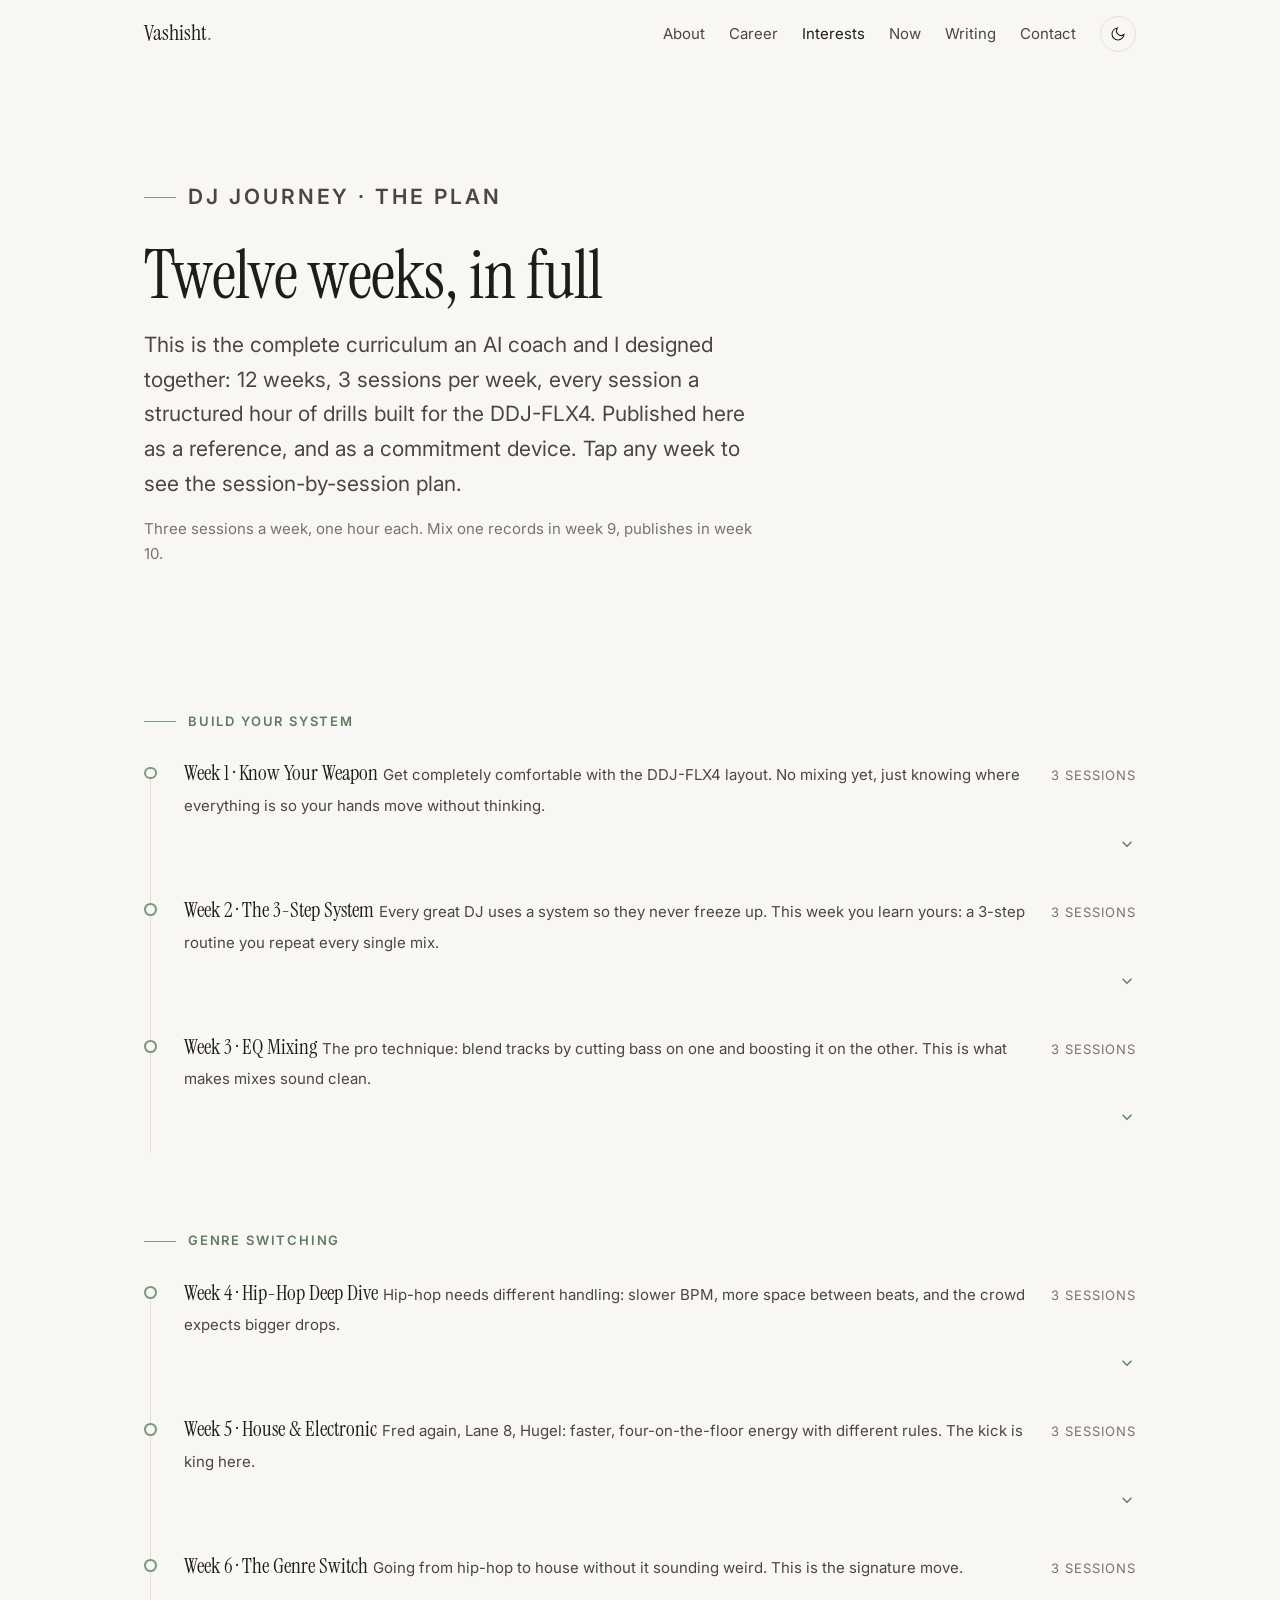
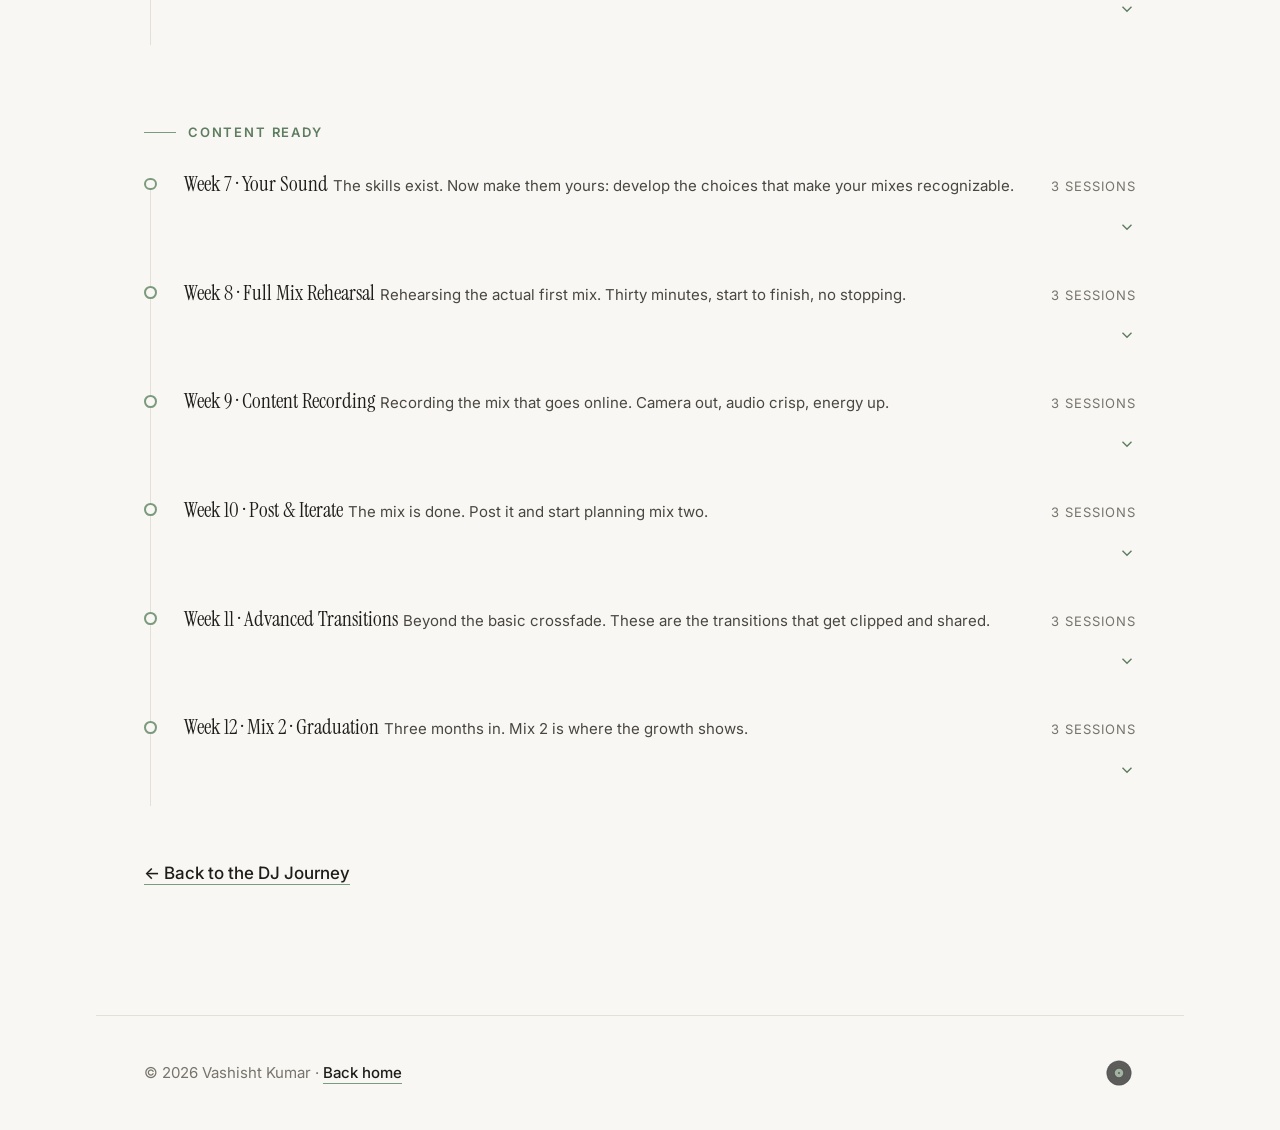
<file: dj-plan.html>
<!DOCTYPE html>
<html lang="en">
<head>
  <meta charset="UTF-8">
  <meta name="viewport" content="width=device-width, initial-scale=1.0">
  <title>The 12-Week DJ Plan | Vashisht Kumar</title>
  <meta name="description" content="The complete AI-built 12-week DJ curriculum: every week, session, and drill.">
  <link rel="canonical" href="https://vashishtkumar99.github.io/dj-plan.html">
  <meta property="og:type" content="website">
  <meta property="og:title" content="The 12-Week DJ Plan | Vashisht Kumar">
  <meta property="og:description" content="Every week, session, and one-hour drill schedule, start to finish.">
  <meta property="og:url" content="https://vashishtkumar99.github.io/dj-plan.html">
  <link rel="icon" href="assets/icons/favicon.svg" type="image/svg+xml">
  <link rel="preconnect" href="https://fonts.googleapis.com">
  <link rel="preconnect" href="https://fonts.gstatic.com" crossorigin>
  <link href="https://fonts.googleapis.com/css2?family=Instrument+Serif:ital@0;1&family=Inter:wght@400;500;600&display=swap" rel="stylesheet">
  <link rel="stylesheet" href="styles/main.css">
  <link rel="stylesheet" href="styles/animations.css">
  <link rel="stylesheet" href="styles/responsive.css">
  <script>
    (function () {
      var t = localStorage.getItem("theme");
      if (t === "dark" || (!t && matchMedia("(prefers-color-scheme: dark)").matches)) {
        document.documentElement.setAttribute("data-theme", "dark");
      }
    })();
  </script>
</head>
<body>
  <a class="skip-link" href="#main">Skip to content</a>

  <header class="nav" id="nav">
    <div class="container nav__inner">
      <a class="nav__logo" href="index.html" aria-label="Vashisht Kumar, home">Vashisht<span class="mark">.</span></a>
      <button class="nav__menu-btn" id="menuBtn" aria-expanded="false" aria-controls="navLinks" aria-label="Open menu">
        <svg width="22" height="22" viewBox="0 0 24 24" fill="none" stroke="currentColor" stroke-width="1.6" aria-hidden="true"><path d="M4 7h16M4 12h16M4 17h16"/></svg>
      </button>
      <nav aria-label="Main">
        <ul class="nav__links" id="navLinks">
          <li><a href="index.html#about">About</a></li>
          <li><a href="index.html#career">Career</a></li>
          <li><a href="index.html#interests" aria-current="page">Interests</a></li>
          <li><a href="index.html#now">Now</a></li>
          <li><a href="writing.html">Writing</a></li>
          <li><a href="index.html#contact">Contact</a></li>
          <li>
            <button class="theme-toggle" id="themeToggle" aria-label="Toggle dark mode">
              <svg class="icon-sun" viewBox="0 0 24 24" fill="none" stroke="currentColor" stroke-width="1.6" aria-hidden="true"><circle cx="12" cy="12" r="4"/><path d="M12 2v2m0 16v2M4.9 4.9l1.4 1.4m11.4 11.4 1.4 1.4M2 12h2m16 0h2M4.9 19.1l1.4-1.4M17.7 6.3l1.4-1.4"/></svg>
              <svg class="icon-moon" viewBox="0 0 24 24" fill="none" stroke="currentColor" stroke-width="1.6" aria-hidden="true"><path d="M21 12.8A9 9 0 1 1 11.2 3 7 7 0 0 0 21 12.8Z"/></svg>
            </button>
          </li>
        </ul>
      </nav>
    </div>
  </header>

  <main id="main">
    <section class="page-hero container">
      <p class="eyebrow hero-enter">DJ Journey · The Plan</p>
      <h1 class="hero-enter" style="font-size: var(--text-2xl);">Twelve weeks, in full</h1>
      <p class="hero-enter">This is the complete curriculum an AI coach and I designed together: 12 weeks, 3 sessions per week, every session a structured hour of drills built for the DDJ-FLX4. Published here as a reference, and as a commitment device. Tap any week to see the session-by-session plan.</p>
      <p class="hero-enter" style="font-size: var(--text-sm); color: var(--gray);">Three sessions a week, one hour each. Mix one records in week 9, publishes in week 10.</p>
    </section>

    <section class="section container" style="padding-top: 0;">
        <p class="eyebrow reveal" style="margin-top: var(--space-5);">Build Your System</p>
        <ol class="timeline">
          <li class="timeline__item reveal">
            <button class="timeline__toggle" aria-expanded="false">
              <span>
                <span class="timeline__company" style="font-size: var(--text-lg);">Week 1 · Know Your Weapon</span>
                <span class="timeline__role">Get completely comfortable with the DDJ-FLX4 layout. No mixing yet, just knowing where everything is so your hands move without thinking.</span>
              </span>
              <span class="timeline__dates">3 sessions</span>
              <svg class="timeline__chevron" width="18" height="18" viewBox="0 0 24 24" fill="none" stroke="currentColor" stroke-width="1.8" aria-hidden="true"><path d="m6 9 6 6 6-6"/></svg>
            </button>
            <div class="timeline__panel">
              <div class="timeline__panel-inner">
                <div class="session">
                  <h3 class="session__name">The Layout Drill</h3>
                  <p class="session__focus">Map every knob, button, and fader by feel</p>
                  <div class="drill">
                    <span class="drill__time">0:00-0:10</span>
                    <span>
                      <span class="drill__title">Power On &amp; Load Up</span>
                      <p class="drill__desc">Open Rekordbox. Load &#39;Sicko Mode&#39; (Travis Scott) on Deck 1 and &#39;God&#39;s Plan&#39; (Drake) on Deck 2. Get comfortable pressing play and pause on both decks.</p>
                    <p class="drill__song">Tracks: Sicko Mode / God&#39;s Plan</p>
                    </span>
                  </div>
                  <div class="drill">
                    <span class="drill__time">0:10-0:25</span>
                    <span>
                      <span class="drill__title">The Fader Walk</span>
                      <p class="drill__desc">With both tracks playing, slowly move the crossfader left to right. Feel how the sound shifts. Do this 20 times, no rushing. Notice how volume changes before the sound fully switches.</p>
                    <p class="drill__song">Tracks: Any Drake or Travis track</p>
                    </span>
                  </div>
                  <div class="drill">
                    <span class="drill__time">0:25-0:40</span>
                    <span>
                      <span class="drill__title">Channel Gain &amp; EQ</span>
                      <p class="drill__desc">On Deck 1: turn the HIGH knob all the way down and hear what disappears (treble, hi-hats). Turn LOW all the way down (bass, kick). Repeat on Deck 2. Learn what each knob kills.</p>
                    <p class="drill__song">Tracks: Sicko Mode</p>
                    </span>
                  </div>
                  <div class="drill">
                    <span class="drill__time">0:40-0:55</span>
                    <span>
                      <span class="drill__title">The Loop Button</span>
                      <p class="drill__desc">With Deck 1 playing, press the 4-beat AUTO loop. Let it loop, press again to exit. 10 times on the same track.</p>
                    <p class="drill__song">Tracks: Highest in the Room</p>
                    </span>
                  </div>
                  <div class="drill">
                    <span class="drill__time">0:55-1:00</span>
                    <span>
                      <span class="drill__title">Log It</span>
                      <p class="drill__desc">Write one thing that surprised you about the controller today.</p>
                    </span>
                  </div>
                </div>
                <div class="session">
                  <h3 class="session__name">Cue Points</h3>
                  <p class="session__focus">Set and hit cue points perfectly</p>
                  <div class="drill">
                    <span class="drill__time">0:00-0:10</span>
                    <span>
                      <span class="drill__title">What Is a Cue Point?</span>
                      <p class="drill__desc">A cue point is a bookmark in a track. Load &#39;HUMBLE.&#39; by Kendrick, find the moment the beat drops, press CUE there.</p>
                    <p class="drill__song">Tracks: HUMBLE.</p>
                    </span>
                  </div>
                  <div class="drill">
                    <span class="drill__time">0:10-0:30</span>
                    <span>
                      <span class="drill__title">Hot Cue Drill</span>
                      <p class="drill__desc">Set 3 hot cues: 1 at the very start, 2 at the drop, 3 at the breakdown. Hit them in order, 1-2-3, over and over for 20 minutes.</p>
                    <p class="drill__song">Tracks: HUMBLE.</p>
                    </span>
                  </div>
                  <div class="drill">
                    <span class="drill__time">0:30-0:50</span>
                    <span>
                      <span class="drill__title">New Track, Same Drill</span>
                      <p class="drill__desc">Load &#39;Carbon&#39; by Drake, set the same 3 hot cues, practice jumping between them.</p>
                    <p class="drill__song">Tracks: Carbon</p>
                    </span>
                  </div>
                  <div class="drill">
                    <span class="drill__time">0:50-1:00</span>
                    <span>
                      <span class="drill__title">Log It</span>
                      <p class="drill__desc">Which cue was hardest to hit consistently?</p>
                    </span>
                  </div>
                </div>
                <div class="session">
                  <h3 class="session__name">Tempo &amp; BPM</h3>
                  <p class="session__focus">Understand BPM and the pitch fader</p>
                  <div class="drill">
                    <span class="drill__time">0:00-0:15</span>
                    <span>
                      <span class="drill__title">What Is BPM?</span>
                      <p class="drill__desc">Beats per minute. Hip-hop sits around 85-100, house around 125-130. Load &#39;Nonstop&#39; (Drake), watch the BPM display, tap your finger to the beat and count.</p>
                    <p class="drill__song">Tracks: Nonstop</p>
                    </span>
                  </div>
                  <div class="drill">
                    <span class="drill__time">0:15-0:35</span>
                    <span>
                      <span class="drill__title">The Pitch Fader</span>
                      <p class="drill__desc">Push up for faster, down for slower. Try matching a Fred again track&#39;s BPM to a Drake track.</p>
                    <p class="drill__song">Tracks: Jungle / Nonstop</p>
                    </span>
                  </div>
                  <div class="drill">
                    <span class="drill__time">0:35-0:55</span>
                    <span>
                      <span class="drill__title">Sync Button Experiment</span>
                      <p class="drill__desc">Press SYNC on Deck 2 while Deck 1 plays and watch the BPM match automatically. Then turn sync off and try manually.</p>
                    <p class="drill__song">Tracks: Any</p>
                    </span>
                  </div>
                  <div class="drill">
                    <span class="drill__time">0:55-1:00</span>
                    <span>
                      <span class="drill__title">Log It</span>
                      <p class="drill__desc">Does manual or sync feel more natural right now?</p>
                    </span>
                  </div>
                </div>
              </div>
            </div>
          </li>
          <li class="timeline__item reveal">
            <button class="timeline__toggle" aria-expanded="false">
              <span>
                <span class="timeline__company" style="font-size: var(--text-lg);">Week 2 · The 3-Step System</span>
                <span class="timeline__role">Every great DJ uses a system so they never freeze up. This week you learn yours: a 3-step routine you repeat every single mix.</span>
              </span>
              <span class="timeline__dates">3 sessions</span>
              <svg class="timeline__chevron" width="18" height="18" viewBox="0 0 24 24" fill="none" stroke="currentColor" stroke-width="1.8" aria-hidden="true"><path d="m6 9 6 6 6-6"/></svg>
            </button>
            <div class="timeline__panel">
              <div class="timeline__panel-inner">
                <div class="session">
                  <h3 class="session__name">Step 1 · Prepare</h3>
                  <p class="session__focus">Always know what&#39;s coming next</p>
                  <div class="drill">
                    <span class="drill__time">0:00-0:15</span>
                    <span>
                      <span class="drill__title">The Queue Habit</span>
                      <p class="drill__desc">Before pressing play, load the next track. Rule: when a track starts playing, immediately load the next one on the other deck.</p>
                    <p class="drill__song">Tracks: Any 5 Drake or Travis tracks</p>
                    </span>
                  </div>
                  <div class="drill">
                    <span class="drill__time">0:15-0:35</span>
                    <span>
                      <span class="drill__title">Pre-listen (Headphone Cue)</span>
                      <p class="drill__desc">Plug in headphones, press CUE on the channel that is not playing live. You hear the next track in your headphones only.</p>
                    <p class="drill__song">Tracks: God&#39;s Plan / Sicko Mode</p>
                    </span>
                  </div>
                  <div class="drill">
                    <span class="drill__time">0:35-0:55</span>
                    <span>
                      <span class="drill__title">Find the Drop</span>
                      <p class="drill__desc">Every track has a drop, the moment it gets big. Find it in 5 tracks and set a hot cue on each.</p>
                    <p class="drill__song">Tracks: Lane 8 / Fred again / Travis</p>
                    </span>
                  </div>
                  <div class="drill">
                    <span class="drill__time">0:55-1:00</span>
                    <span>
                      <span class="drill__title">Log It</span>
                      <p class="drill__desc">How fast can you load a new track now versus day 1?</p>
                    </span>
                  </div>
                </div>
                <div class="session">
                  <h3 class="session__name">Step 2 · Match</h3>
                  <p class="session__focus">Tempo matching without thinking</p>
                  <div class="drill">
                    <span class="drill__time">0:00-0:20</span>
                    <span>
                      <span class="drill__title">Ear Training</span>
                      <p class="drill__desc">Load &#39;MAFIA&#39; on Deck 1, tap your finger to every kick. Load &#39;Rumble&#39; in headphones. Are they the same speed?</p>
                    <p class="drill__song">Tracks: MAFIA / Rumble</p>
                    </span>
                  </div>
                  <div class="drill">
                    <span class="drill__time">0:20-0:45</span>
                    <span>
                      <span class="drill__title">Pitch Fader Match Drill</span>
                      <p class="drill__desc">Use the pitch fader to match Deck 2 to Deck 1. Goal: within half a BPM without sync.</p>
                    <p class="drill__song">Tracks: MAFIA / Rumble</p>
                    </span>
                  </div>
                  <div class="drill">
                    <span class="drill__time">0:45-0:55</span>
                    <span>
                      <span class="drill__title">Try 3 Pairs</span>
                      <p class="drill__desc">Drake + Lane 8, Kendrick + Hugel, J. Cole + Fred again.</p>
                    <p class="drill__song">Tracks: Various</p>
                    </span>
                  </div>
                  <div class="drill">
                    <span class="drill__time">0:55-1:00</span>
                    <span>
                      <span class="drill__title">Log It</span>
                      <p class="drill__desc">Which pair was hardest to match, and why?</p>
                    </span>
                  </div>
                </div>
                <div class="session">
                  <h3 class="session__name">Step 3 · Transition</h3>
                  <p class="session__focus">Your first real mix</p>
                  <div class="drill">
                    <span class="drill__time">0:00-0:15</span>
                    <span>
                      <span class="drill__title">The Simple Crossfade</span>
                      <p class="drill__desc">Track 1 playing, Track 2 ready and tempo matched. Wait for the end of a phrase (every 16 or 32 beats), then push the crossfader across over 4 beats. That&#39;s a mix.</p>
                    <p class="drill__song">Tracks: God&#39;s Plan into Sicko Mode</p>
                    </span>
                  </div>
                  <div class="drill">
                    <span class="drill__time">0:15-0:40</span>
                    <span>
                      <span class="drill__title">Do It 10 Times</span>
                      <p class="drill__desc">Load, match, crossfade. Again. Build the muscle memory.</p>
                    <p class="drill__song">Tracks: Any Drake + Travis tracks</p>
                    </span>
                  </div>
                  <div class="drill">
                    <span class="drill__time">0:40-0:55</span>
                    <span>
                      <span class="drill__title">Record One Attempt</span>
                      <p class="drill__desc">Hit record in Rekordbox, run your 3-step system once start to finish, play it back.</p>
                    <p class="drill__song">Tracks: Any</p>
                    </span>
                  </div>
                  <div class="drill">
                    <span class="drill__time">0:55-1:00</span>
                    <span>
                      <span class="drill__title">Log It</span>
                      <p class="drill__desc">What did you hear in your recording that surprised you?</p>
                    </span>
                  </div>
                </div>
              </div>
            </div>
          </li>
          <li class="timeline__item reveal">
            <button class="timeline__toggle" aria-expanded="false">
              <span>
                <span class="timeline__company" style="font-size: var(--text-lg);">Week 3 · EQ Mixing</span>
                <span class="timeline__role">The pro technique: blend tracks by cutting bass on one and boosting it on the other. This is what makes mixes sound clean.</span>
              </span>
              <span class="timeline__dates">3 sessions</span>
              <svg class="timeline__chevron" width="18" height="18" viewBox="0 0 24 24" fill="none" stroke="currentColor" stroke-width="1.8" aria-hidden="true"><path d="m6 9 6 6 6-6"/></svg>
            </button>
            <div class="timeline__panel">
              <div class="timeline__panel-inner">
                <div class="session">
                  <h3 class="session__name">Bass Swap</h3>
                  <p class="session__focus">Never have two basses playing at once</p>
                  <div class="drill">
                    <span class="drill__time">0:00-0:15</span>
                    <span>
                      <span class="drill__title">The Golden Rule</span>
                      <p class="drill__desc">Two bass lines at once equals mud. Play &#39;Laugh Now Cry Later&#39; and &#39;Antidote&#39; together, turn both LOW knobs to zero, and hear how empty it sounds.</p>
                    <p class="drill__song">Tracks: Laugh Now Cry Later / Antidote</p>
                    </span>
                  </div>
                  <div class="drill">
                    <span class="drill__time">0:15-0:40</span>
                    <span>
                      <span class="drill__title">The Bass Swap Drill</span>
                      <p class="drill__desc">Track 2 enters with LOW at zero. Crossfade it in, then slowly turn Track 2&#39;s LOW up as Track 1&#39;s LOW comes down.</p>
                    <p class="drill__song">Tracks: Antidote / Carbon</p>
                    </span>
                  </div>
                  <div class="drill">
                    <span class="drill__time">0:40-0:55</span>
                    <span>
                      <span class="drill__title">Repeat 5 Times</span>
                      <p class="drill__desc">Five bass swaps in a row. Focus on smoothness.</p>
                    <p class="drill__song">Tracks: Any hip-hop or trap tracks</p>
                    </span>
                  </div>
                  <div class="drill">
                    <span class="drill__time">0:55-1:00</span>
                    <span>
                      <span class="drill__title">Log It</span>
                      <p class="drill__desc">Did you accidentally have two basses playing at once?</p>
                    </span>
                  </div>
                </div>
                <div class="session">
                  <h3 class="session__name">High Cut Intro</h3>
                  <p class="session__focus">Bring tracks in with EQ, not volume</p>
                  <div class="drill">
                    <span class="drill__time">0:00-0:20</span>
                    <span>
                      <span class="drill__title">The Ghost Intro</span>
                      <p class="drill__desc">Load the next track, turn HIGH and MID to zero, bring the channel fader up, then bring HIGH back in over 16 beats. You&#39;re sneaking a track in.</p>
                    <p class="drill__song">Tracks: Lane 8, carbon copy</p>
                    </span>
                  </div>
                  <div class="drill">
                    <span class="drill__time">0:20-0:45</span>
                    <span>
                      <span class="drill__title">Full EQ Transition</span>
                      <p class="drill__desc">Combine the bass swap and ghost intro: Track 2 starts with no HIGH and no LOW. Bring HIGH in first, then swap the bass.</p>
                    <p class="drill__song">Tracks: Fred again / Hugel</p>
                    </span>
                  </div>
                  <div class="drill">
                    <span class="drill__time">0:45-0:55</span>
                    <span>
                      <span class="drill__title">Record &amp; Review</span>
                      <p class="drill__desc">Record one full EQ transition. Clean or muddy?</p>
                    </span>
                  </div>
                  <div class="drill">
                    <span class="drill__time">0:55-1:00</span>
                    <span>
                      <span class="drill__title">Log It</span>
                      <p class="drill__desc">Which EQ knob feels most natural now?</p>
                    </span>
                  </div>
                </div>
                <div class="session">
                  <h3 class="session__name">Month 1 Review</h3>
                  <p class="session__focus">Put it all together: first 10-minute set</p>
                  <div class="drill">
                    <span class="drill__time">0:00-0:10</span>
                    <span>
                      <span class="drill__title">Set Your Tracklist</span>
                      <p class="drill__desc">Pick 6 tracks: 2 hip-hop, then 2 trap, then 2 house or electronic. Write them down.</p>
                    <p class="drill__song">Tracks: Your choice</p>
                    </span>
                  </div>
                  <div class="drill">
                    <span class="drill__time">0:10-0:50</span>
                    <span>
                      <span class="drill__title">Record Your First Mini Set</span>
                      <p class="drill__desc">Hit record and play through all 6 using the 3-step system plus EQ mixing. Don&#39;t stop if it goes wrong.</p>
                    <p class="drill__song">Tracks: Your 6 tracks</p>
                    </span>
                  </div>
                  <div class="drill">
                    <span class="drill__time">0:50-1:00</span>
                    <span>
                      <span class="drill__title">Critical Listen</span>
                      <p class="drill__desc">Play it back. Note the best transition, the worst one, and one thing to fix next month.</p>
                    </span>
                  </div>
                </div>
              </div>
            </div>
          </li>
        </ol>
        <p class="eyebrow reveal" style="margin-top: var(--space-5);">Genre Switching</p>
        <ol class="timeline">
          <li class="timeline__item reveal">
            <button class="timeline__toggle" aria-expanded="false">
              <span>
                <span class="timeline__company" style="font-size: var(--text-lg);">Week 4 · Hip-Hop Deep Dive</span>
                <span class="timeline__role">Hip-hop needs different handling: slower BPM, more space between beats, and the crowd expects bigger drops.</span>
              </span>
              <span class="timeline__dates">3 sessions</span>
              <svg class="timeline__chevron" width="18" height="18" viewBox="0 0 24 24" fill="none" stroke="currentColor" stroke-width="1.8" aria-hidden="true"><path d="m6 9 6 6 6-6"/></svg>
            </button>
            <div class="timeline__panel">
              <div class="timeline__panel-inner">
                <div class="session">
                  <h3 class="session__name">Hip-Hop Phrasing</h3>
                  <p class="session__focus">Learn the 16-bar structure</p>
                  <div class="drill">
                    <span class="drill__time">0:00-0:20</span>
                    <span>
                      <span class="drill__title">Count the Bars</span>
                      <p class="drill__desc">Load &#39;Rich Flex&#39; and count 1-2-3-4 with the beat. Every 4 bars is a phrase, every 16 is a section. Transitions happen at the start of a 16-bar section.</p>
                    <p class="drill__song">Tracks: Rich Flex</p>
                    </span>
                  </div>
                  <div class="drill">
                    <span class="drill__time">0:20-0:45</span>
                    <span>
                      <span class="drill__title">Find the 16</span>
                      <p class="drill__desc">On 5 hip-hop tracks, identify where 16-bar sections start. Mark them as hot cues.</p>
                    <p class="drill__song">Tracks: Kendrick, Drake, J. Cole</p>
                    </span>
                  </div>
                  <div class="drill">
                    <span class="drill__time">0:45-0:55</span>
                    <span>
                      <span class="drill__title">On-Beat Entry</span>
                      <p class="drill__desc">Enter Track 2 exactly on beat 1 of a 16-bar section. Five attempts.</p>
                    </span>
                  </div>
                  <div class="drill">
                    <span class="drill__time">0:55-1:00</span>
                    <span>
                      <span class="drill__title">Log It</span>
                      <p class="drill__desc">How many bars early do you need to start preparing?</p>
                    </span>
                  </div>
                </div>
                <div class="session">
                  <h3 class="session__name">The Energy Arc</h3>
                  <p class="session__focus">Build energy across your hip-hop set</p>
                  <div class="drill">
                    <span class="drill__time">0:00-0:15</span>
                    <span>
                      <span class="drill__title">Low to High Energy</span>
                      <p class="drill__desc">Start calm, build up. &#39;No Role Modelz&#39; opens, &#39;HUMBLE.&#39; is the middle, &#39;Sicko Mode&#39; is the peak.</p>
                    <p class="drill__song">Tracks: No Role Modelz / HUMBLE. / Sicko Mode</p>
                    </span>
                  </div>
                  <div class="drill">
                    <span class="drill__time">0:15-0:50</span>
                    <span>
                      <span class="drill__title">Play the Arc</span>
                      <p class="drill__desc">Mix those 3 in order, three times. Make the energy feel like it&#39;s rising.</p>
                    <p class="drill__song">Tracks: J. Cole into Kendrick into Travis</p>
                    </span>
                  </div>
                  <div class="drill">
                    <span class="drill__time">0:50-1:00</span>
                    <span>
                      <span class="drill__title">Log It</span>
                      <p class="drill__desc">Where did the energy drop unexpectedly?</p>
                    </span>
                  </div>
                </div>
                <div class="session">
                  <h3 class="session__name">Hip-Hop FX</h3>
                  <p class="session__focus">Echo and filter on hip-hop</p>
                  <div class="drill">
                    <span class="drill__time">0:00-0:20</span>
                    <span>
                      <span class="drill__title">The Echo Out</span>
                      <p class="drill__desc">At the end of a track, hit ECHO and let the last beat ring out while Track 2 fades in. Five times.</p>
                    <p class="drill__song">Tracks: Drake tracks</p>
                    </span>
                  </div>
                  <div class="drill">
                    <span class="drill__time">0:20-0:45</span>
                    <span>
                      <span class="drill__title">The Filter Sweep</span>
                      <p class="drill__desc">Turn the filter knob slowly left over 8 beats until the track sounds distant, then bring Track 2 in clean.</p>
                    <p class="drill__song">Tracks: Travis tracks</p>
                    </span>
                  </div>
                  <div class="drill">
                    <span class="drill__time">0:45-0:55</span>
                    <span>
                      <span class="drill__title">Combine Both</span>
                      <p class="drill__desc">Echo out plus filter sweep equals a cinematic transition. Three times.</p>
                    </span>
                  </div>
                  <div class="drill">
                    <span class="drill__time">0:55-1:00</span>
                    <span>
                      <span class="drill__title">Log It</span>
                      <p class="drill__desc">Which FX felt most natural?</p>
                    </span>
                  </div>
                </div>
              </div>
            </div>
          </li>
          <li class="timeline__item reveal">
            <button class="timeline__toggle" aria-expanded="false">
              <span>
                <span class="timeline__company" style="font-size: var(--text-lg);">Week 5 · House &amp; Electronic</span>
                <span class="timeline__role">Fred again, Lane 8, Hugel: faster, four-on-the-floor energy with different rules. The kick is king here.</span>
              </span>
              <span class="timeline__dates">3 sessions</span>
              <svg class="timeline__chevron" width="18" height="18" viewBox="0 0 24 24" fill="none" stroke="currentColor" stroke-width="1.8" aria-hidden="true"><path d="m6 9 6 6 6-6"/></svg>
            </button>
            <div class="timeline__panel">
              <div class="timeline__panel-inner">
                <div class="session">
                  <h3 class="session__name">House Basics</h3>
                  <p class="session__focus">The four-on-the-floor kick and long phrases</p>
                  <div class="drill">
                    <span class="drill__time">0:00-0:20</span>
                    <span>
                      <span class="drill__title">Feel the Kick</span>
                      <p class="drill__desc">Load any Hugel track. Every beat has a kick: boom boom boom boom. That&#39;s four-on-the-floor. Count 1-2-3-4.</p>
                    <p class="drill__song">Tracks: Hugel / Lane 8</p>
                    </span>
                  </div>
                  <div class="drill">
                    <span class="drill__time">0:20-0:45</span>
                    <span>
                      <span class="drill__title">Long Mix Drill</span>
                      <p class="drill__desc">House mixes run longer, 32 to 64 bars. Blend two Lane 8 or Fred again tracks slowly over 32 bars using only EQ.</p>
                    <p class="drill__song">Tracks: Jungle / Electra</p>
                    </span>
                  </div>
                  <div class="drill">
                    <span class="drill__time">0:45-0:55</span>
                    <span>
                      <span class="drill__title">Record One House Transition</span>
                      <p class="drill__desc">Record a full 32-bar house mix.</p>
                    </span>
                  </div>
                  <div class="drill">
                    <span class="drill__time">0:55-1:00</span>
                    <span>
                      <span class="drill__title">Log It</span>
                      <p class="drill__desc">How does mixing house feel different from hip-hop?</p>
                    </span>
                  </div>
                </div>
                <div class="session">
                  <h3 class="session__name">The Build &amp; Drop</h3>
                  <p class="session__focus">Use the energy of a drop to your advantage</p>
                  <div class="drill">
                    <span class="drill__time">0:00-0:20</span>
                    <span>
                      <span class="drill__title">Anatomy of a Drop</span>
                      <p class="drill__desc">Every house track: intro, build, drop, breakdown, drop again. Load &#39;Rumble&#39;, identify each part, set hot cues on the build and the drop.</p>
                    <p class="drill__song">Tracks: Rumble</p>
                    </span>
                  </div>
                  <div class="drill">
                    <span class="drill__time">0:20-0:50</span>
                    <span>
                      <span class="drill__title">Mix Into the Drop</span>
                      <p class="drill__desc">Track 1 in its breakdown. Start Track 2 so its drop hits exactly as Track 1 goes quiet. Eight times.</p>
                    <p class="drill__song">Tracks: Fred again</p>
                    </span>
                  </div>
                  <div class="drill">
                    <span class="drill__time">0:50-1:00</span>
                    <span>
                      <span class="drill__title">Log It</span>
                      <p class="drill__desc">How many beats early do you need to start Track 2?</p>
                    </span>
                  </div>
                </div>
                <div class="session">
                  <h3 class="session__name">House FX</h3>
                  <p class="session__focus">Reverb, flanger, and build effects</p>
                  <div class="drill">
                    <span class="drill__time">0:00-0:25</span>
                    <span>
                      <span class="drill__title">The Reverb Wash</span>
                      <p class="drill__desc">At the end of a house track, hit reverb and let the last chord wash out. Bring the new track in clean.</p>
                    <p class="drill__song">Tracks: Lane 8, carbon copy</p>
                    </span>
                  </div>
                  <div class="drill">
                    <span class="drill__time">0:25-0:50</span>
                    <span>
                      <span class="drill__title">The Flanger Build</span>
                      <p class="drill__desc">During a build, hit FLANGER for that whooshing tension. Cut it exactly when the drop hits.</p>
                    <p class="drill__song">Tracks: Hugel / Fred again</p>
                    </span>
                  </div>
                  <div class="drill">
                    <span class="drill__time">0:50-1:00</span>
                    <span>
                      <span class="drill__title">Log It</span>
                      <p class="drill__desc">Which FX do you want in your first real mix?</p>
                    </span>
                  </div>
                </div>
              </div>
            </div>
          </li>
          <li class="timeline__item reveal">
            <button class="timeline__toggle" aria-expanded="false">
              <span>
                <span class="timeline__company" style="font-size: var(--text-lg);">Week 6 · The Genre Switch</span>
                <span class="timeline__role">Going from hip-hop to house without it sounding weird. This is the signature move.</span>
              </span>
              <span class="timeline__dates">3 sessions</span>
              <svg class="timeline__chevron" width="18" height="18" viewBox="0 0 24 24" fill="none" stroke="currentColor" stroke-width="1.8" aria-hidden="true"><path d="m6 9 6 6 6-6"/></svg>
            </button>
            <div class="timeline__panel">
              <div class="timeline__panel-inner">
                <div class="session">
                  <h3 class="session__name">The BPM Bridge</h3>
                  <p class="session__focus">How to jump from 90 BPM to 128 BPM</p>
                  <div class="drill">
                    <span class="drill__time">0:00-0:20</span>
                    <span>
                      <span class="drill__title">The Half-Time Trick</span>
                      <p class="drill__desc">Hip-hop at 90 BPM reads as half-speed house at 180. Slow a house track to about 95 to match Drake, then speed back up after the switch.</p>
                    <p class="drill__song">Tracks: Drake / Fred again</p>
                    </span>
                  </div>
                  <div class="drill">
                    <span class="drill__time">0:20-0:50</span>
                    <span>
                      <span class="drill__title">Slow Speed-Up Drill</span>
                      <p class="drill__desc">Hip-hop playing, house matched at 95, mix in, then pitch the house track up to 126 over 2 minutes.</p>
                    <p class="drill__song">Tracks: God&#39;s Plan into Jungle</p>
                    </span>
                  </div>
                  <div class="drill">
                    <span class="drill__time">0:50-1:00</span>
                    <span>
                      <span class="drill__title">Log It</span>
                      <p class="drill__desc">How fast can you change BPM without anyone noticing?</p>
                    </span>
                  </div>
                </div>
                <div class="session">
                  <h3 class="session__name">The Breakdown Switch</h3>
                  <p class="session__focus">Use a quiet moment to switch genres</p>
                  <div class="drill">
                    <span class="drill__time">0:00-0:25</span>
                    <span>
                      <span class="drill__title">Find the Quiet Moments</span>
                      <p class="drill__desc">Every track has a breakdown. That quiet part is your genre-switch window. Find breakdowns in 5 tracks.</p>
                    <p class="drill__song">Tracks: Any</p>
                    </span>
                  </div>
                  <div class="drill">
                    <span class="drill__time">0:25-0:55</span>
                    <span>
                      <span class="drill__title">Hip-Hop Breakdown into House Drop</span>
                      <p class="drill__desc">Hip-hop in breakdown, slowly bring house in, house drop hits, crowd goes crazy. Five times.</p>
                    <p class="drill__song">Tracks: Drake breakdown into Fred again drop</p>
                    </span>
                  </div>
                  <div class="drill">
                    <span class="drill__time">0:55-1:00</span>
                    <span>
                      <span class="drill__title">Log It</span>
                      <p class="drill__desc">Did the switch feel smooth or jarring?</p>
                    </span>
                  </div>
                </div>
                <div class="session">
                  <h3 class="session__name">Month 2 Set</h3>
                  <p class="session__focus">15-minute set: hip-hop into house</p>
                  <div class="drill">
                    <span class="drill__time">0:00-0:10</span>
                    <span>
                      <span class="drill__title">Plan Your 8 Tracks</span>
                      <p class="drill__desc">Four hip-hop tracks, one genre switch, three house tracks. Write it down.</p>
                    </span>
                  </div>
                  <div class="drill">
                    <span class="drill__time">0:10-0:55</span>
                    <span>
                      <span class="drill__title">Record the Set</span>
                      <p class="drill__desc">Hit record, play all 8. Don&#39;t stop for mistakes.</p>
                    <p class="drill__song">Tracks: Your tracklist</p>
                    </span>
                  </div>
                  <div class="drill">
                    <span class="drill__time">0:55-1:00</span>
                    <span>
                      <span class="drill__title">Critical Listen</span>
                      <p class="drill__desc">Was the genre switch the best moment or the worst?</p>
                    </span>
                  </div>
                </div>
              </div>
            </div>
          </li>
        </ol>
        <p class="eyebrow reveal" style="margin-top: var(--space-5);">Content Ready</p>
        <ol class="timeline">
          <li class="timeline__item reveal">
            <button class="timeline__toggle" aria-expanded="false">
              <span>
                <span class="timeline__company" style="font-size: var(--text-lg);">Week 7 · Your Sound</span>
                <span class="timeline__role">The skills exist. Now make them yours: develop the choices that make your mixes recognizable.</span>
              </span>
              <span class="timeline__dates">3 sessions</span>
              <svg class="timeline__chevron" width="18" height="18" viewBox="0 0 24 24" fill="none" stroke="currentColor" stroke-width="1.8" aria-hidden="true"><path d="m6 9 6 6 6-6"/></svg>
            </button>
            <div class="timeline__panel">
              <div class="timeline__panel-inner">
                <div class="session">
                  <h3 class="session__name">Build Your Intro</h3>
                  <p class="session__focus">Every great mix has a signature opening</p>
                  <div class="drill">
                    <span class="drill__time">0:00-0:20</span>
                    <span>
                      <span class="drill__title">The Cold Open</span>
                      <p class="drill__desc">The first 30 seconds sets the vibe. Experiment: just a vocal, just a bass line, or ambient sound before the beat drops.</p>
                    <p class="drill__song">Tracks: Any moody intro track</p>
                    </span>
                  </div>
                  <div class="drill">
                    <span class="drill__time">0:20-0:50</span>
                    <span>
                      <span class="drill__title">Test 3 Different Intros</span>
                      <p class="drill__desc">Record three different opening 2 minutes, each with a different first track and style.</p>
                    </span>
                  </div>
                  <div class="drill">
                    <span class="drill__time">0:50-1:00</span>
                    <span>
                      <span class="drill__title">Log It</span>
                      <p class="drill__desc">Which intro gave you chills?</p>
                    </span>
                  </div>
                </div>
                <div class="session">
                  <h3 class="session__name">Your Peak Moment</h3>
                  <p class="session__focus">The moment that makes people share the clip</p>
                  <div class="drill">
                    <span class="drill__time">0:00-0:20</span>
                    <span>
                      <span class="drill__title">What Is Your Peak?</span>
                      <p class="drill__desc">Every mix has one moment that makes someone share it. A genre switch? A drop layover? An a cappella moment?</p>
                    </span>
                  </div>
                  <div class="drill">
                    <span class="drill__time">0:20-0:50</span>
                    <span>
                      <span class="drill__title">Build to the Peak</span>
                      <p class="drill__desc">Plan a 5-track sequence designed to build to your peak. Practice it three times.</p>
                    </span>
                  </div>
                  <div class="drill">
                    <span class="drill__time">0:50-1:00</span>
                    <span>
                      <span class="drill__title">Log It</span>
                      <p class="drill__desc">Describe your peak moment in one sentence.</p>
                    </span>
                  </div>
                </div>
                <div class="session">
                  <h3 class="session__name">Your Outro</h3>
                  <p class="session__focus">End the mix, don&#39;t just stop it</p>
                  <div class="drill">
                    <span class="drill__time">0:00-0:25</span>
                    <span>
                      <span class="drill__title">Fade Out vs Hard Stop</span>
                      <p class="drill__desc">Two endings: a slow fade with filter sweep and reverb, or a hard stop on the beat. Try both.</p>
                    </span>
                  </div>
                  <div class="drill">
                    <span class="drill__time">0:25-0:50</span>
                    <span>
                      <span class="drill__title">3-Track Outro</span>
                      <p class="drill__desc">Peak, then a high-energy track, then a mid track, then cool down. Practice the sequence.</p>
                    </span>
                  </div>
                  <div class="drill">
                    <span class="drill__time">0:50-1:00</span>
                    <span>
                      <span class="drill__title">Log It</span>
                      <p class="drill__desc">How do you want your mixes to end?</p>
                    </span>
                  </div>
                </div>
              </div>
            </div>
          </li>
          <li class="timeline__item reveal">
            <button class="timeline__toggle" aria-expanded="false">
              <span>
                <span class="timeline__company" style="font-size: var(--text-lg);">Week 8 · Full Mix Rehearsal</span>
                <span class="timeline__role">Rehearsing the actual first mix. Thirty minutes, start to finish, no stopping.</span>
              </span>
              <span class="timeline__dates">3 sessions</span>
              <svg class="timeline__chevron" width="18" height="18" viewBox="0 0 24 24" fill="none" stroke="currentColor" stroke-width="1.8" aria-hidden="true"><path d="m6 9 6 6 6-6"/></svg>
            </button>
            <div class="timeline__panel">
              <div class="timeline__panel-inner">
                <div class="session">
                  <h3 class="session__name">Tracklist Prep</h3>
                  <p class="session__focus">Build your 30-minute tracklist</p>
                  <div class="drill">
                    <span class="drill__time">0:00-0:30</span>
                    <span>
                      <span class="drill__title">Choose Your 12 Tracks</span>
                      <p class="drill__desc">Structure: 3 hip-hop openers, 3 trap bangers, the genre switch, 3 house tracks, 3 closers. Write every track with its BPM.</p>
                    </span>
                  </div>
                  <div class="drill">
                    <span class="drill__time">0:30-0:55</span>
                    <span>
                      <span class="drill__title">Pre-load and Check</span>
                      <p class="drill__desc">Load all 12 in Rekordbox and set hot cues on every track.</p>
                    </span>
                  </div>
                  <div class="drill">
                    <span class="drill__time">0:55-1:00</span>
                    <span>
                      <span class="drill__title">Log It</span>
                      <p class="drill__desc">Which transition are you nervous about?</p>
                    </span>
                  </div>
                </div>
                <div class="session">
                  <h3 class="session__name">First Full Run</h3>
                  <p class="session__focus">Thirty minutes, no stopping</p>
                  <div class="drill">
                    <span class="drill__time">0:00-0:05</span>
                    <span>
                      <span class="drill__title">Set Up to Record</span>
                      <p class="drill__desc">Hit record. Get your water. Take a breath.</p>
                    </span>
                  </div>
                  <div class="drill">
                    <span class="drill__time">0:05-0:55</span>
                    <span>
                      <span class="drill__title">Play the Full Set</span>
                      <p class="drill__desc">All 12 tracks, no stopping. If a transition goes wrong, keep going. The show must go on.</p>
                    <p class="drill__song">Tracks: Your 12 tracks</p>
                    </span>
                  </div>
                  <div class="drill">
                    <span class="drill__time">0:55-1:00</span>
                    <span>
                      <span class="drill__title">Log It</span>
                      <p class="drill__desc">One word for how that felt.</p>
                    </span>
                  </div>
                </div>
                <div class="session">
                  <h3 class="session__name">Fix the Weak Spots</h3>
                  <p class="session__focus">Surgical improvements</p>
                  <div class="drill">
                    <span class="drill__time">0:00-0:15</span>
                    <span>
                      <span class="drill__title">Listen to the Recording</span>
                      <p class="drill__desc">Play back the full set. Write down the 3 transitions that need work.</p>
                    </span>
                  </div>
                  <div class="drill">
                    <span class="drill__time">0:15-0:50</span>
                    <span>
                      <span class="drill__title">Drill the Weak Spots</span>
                      <p class="drill__desc">Only practice those 3 rough transitions. Ten reps each.</p>
                    </span>
                  </div>
                  <div class="drill">
                    <span class="drill__time">0:50-1:00</span>
                    <span>
                      <span class="drill__title">Log It</span>
                      <p class="drill__desc">Rate the weak spots 1 to 10 now.</p>
                    </span>
                  </div>
                </div>
              </div>
            </div>
          </li>
          <li class="timeline__item reveal">
            <button class="timeline__toggle" aria-expanded="false">
              <span>
                <span class="timeline__company" style="font-size: var(--text-lg);">Week 9 · Content Recording</span>
                <span class="timeline__role">Recording the mix that goes online. Camera out, audio crisp, energy up.</span>
              </span>
              <span class="timeline__dates">3 sessions</span>
              <svg class="timeline__chevron" width="18" height="18" viewBox="0 0 24 24" fill="none" stroke="currentColor" stroke-width="1.8" aria-hidden="true"><path d="m6 9 6 6 6-6"/></svg>
            </button>
            <div class="timeline__panel">
              <div class="timeline__panel-inner">
                <div class="session">
                  <h3 class="session__name">Audio Setup Check</h3>
                  <p class="session__focus">Get recording quality right</p>
                  <div class="drill">
                    <span class="drill__time">0:00-0:20</span>
                    <span>
                      <span class="drill__title">Record Output Check</span>
                      <p class="drill__desc">Master output should hit around -6dB on loud moments. Do a 5-minute test recording.</p>
                    </span>
                  </div>
                  <div class="drill">
                    <span class="drill__time">0:20-0:50</span>
                    <span>
                      <span class="drill__title">Warmup Set</span>
                      <p class="drill__desc">Play a loose warmup mix, no pressure. Get into the zone.</p>
                    </span>
                  </div>
                  <div class="drill">
                    <span class="drill__time">0:50-1:00</span>
                    <span>
                      <span class="drill__title">Log It</span>
                      <p class="drill__desc">Is the audio quality good enough to post?</p>
                    </span>
                  </div>
                </div>
                <div class="session">
                  <h3 class="session__name">Take 1 · The Record</h3>
                  <p class="session__focus">First official recording attempt</p>
                  <div class="drill">
                    <span class="drill__time">0:00-0:05</span>
                    <span>
                      <span class="drill__title">Energy Check</span>
                      <p class="drill__desc">You&#39;re recording today. Get hyped. This is a performance.</p>
                    </span>
                  </div>
                  <div class="drill">
                    <span class="drill__time">0:05-0:55</span>
                    <span>
                      <span class="drill__title">Record the Full Mix</span>
                      <p class="drill__desc">Hit record and play the full 30-minute set like there&#39;s a crowd watching.</p>
                    <p class="drill__song">Tracks: Full 12-track set</p>
                    </span>
                  </div>
                  <div class="drill">
                    <span class="drill__time">0:55-1:00</span>
                    <span>
                      <span class="drill__title">Log It</span>
                      <p class="drill__desc">How did Take 1 feel, 1 to 10?</p>
                    </span>
                  </div>
                </div>
                <div class="session">
                  <h3 class="session__name">Take 2 · The Keeper</h3>
                  <p class="session__focus">Your best take</p>
                  <div class="drill">
                    <span class="drill__time">0:00-0:05</span>
                    <span>
                      <span class="drill__title">Review Take 1</span>
                      <p class="drill__desc">Listen to the first 5 minutes. Postable? If yes, done. If not, note 2 fixes.</p>
                    </span>
                  </div>
                  <div class="drill">
                    <span class="drill__time">0:05-0:55</span>
                    <span>
                      <span class="drill__title">Record Take 2</span>
                      <p class="drill__desc">Go again. You know the set cold. Let your body take over.</p>
                    <p class="drill__song">Tracks: Full 12-track set</p>
                    </span>
                  </div>
                  <div class="drill">
                    <span class="drill__time">0:55-1:00</span>
                    <span>
                      <span class="drill__title">Choose Your Take</span>
                      <p class="drill__desc">Compare the takes and pick the best one. That&#39;s your first mix.</p>
                    </span>
                  </div>
                </div>
              </div>
            </div>
          </li>
          <li class="timeline__item reveal">
            <button class="timeline__toggle" aria-expanded="false">
              <span>
                <span class="timeline__company" style="font-size: var(--text-lg);">Week 10 · Post &amp; Iterate</span>
                <span class="timeline__role">The mix is done. Post it and start planning mix two.</span>
              </span>
              <span class="timeline__dates">3 sessions</span>
              <svg class="timeline__chevron" width="18" height="18" viewBox="0 0 24 24" fill="none" stroke="currentColor" stroke-width="1.8" aria-hidden="true"><path d="m6 9 6 6 6-6"/></svg>
            </button>
            <div class="timeline__panel">
              <div class="timeline__panel-inner">
                <div class="session">
                  <h3 class="session__name">Post Day</h3>
                  <p class="session__focus">Get it online</p>
                  <div class="drill">
                    <span class="drill__time">0:00-0:30</span>
                    <span>
                      <span class="drill__title">Export &amp; Format</span>
                      <p class="drill__desc">Export from Rekordbox as WAV or MP3. YouTube gets the full 30 minutes with a tracklist; TikTok and Instagram get the best 60-second peak moment.</p>
                    </span>
                  </div>
                  <div class="drill">
                    <span class="drill__time">0:30-0:55</span>
                    <span>
                      <span class="drill__title">Warmup for Mix 2</span>
                      <p class="drill__desc">While it uploads, freestyle on the decks. No plan.</p>
                    </span>
                  </div>
                  <div class="drill">
                    <span class="drill__time">0:55-1:00</span>
                    <span>
                      <span class="drill__title">Log It</span>
                      <p class="drill__desc">What would you do differently in Mix 2?</p>
                    </span>
                  </div>
                </div>
                <div class="session">
                  <h3 class="session__name">New Skill · Loops</h3>
                  <p class="session__focus">Real-time looping for hype moments</p>
                  <div class="drill">
                    <span class="drill__time">0:00-0:25</span>
                    <span>
                      <span class="drill__title">Auto Loop</span>
                      <p class="drill__desc">AUTO LOOP creates an instant 4-beat loop. Load &#39;MAFIA&#39;, hit a drop, press it, and it repeats forever. Fifteen reps.</p>
                    <p class="drill__song">Tracks: MAFIA</p>
                    </span>
                  </div>
                  <div class="drill">
                    <span class="drill__time">0:25-0:50</span>
                    <span>
                      <span class="drill__title">Loop Roll</span>
                      <p class="drill__desc">Hold the loop button for a stutter effect. Practice on drops.</p>
                    </span>
                  </div>
                  <div class="drill">
                    <span class="drill__time">0:50-1:00</span>
                    <span>
                      <span class="drill__title">Log It</span>
                      <p class="drill__desc">Where in your set could a loop add hype?</p>
                    </span>
                  </div>
                </div>
                <div class="session">
                  <h3 class="session__name">New Skill · A Cappella Layering</h3>
                  <p class="session__focus">Lay a vocal over a different beat</p>
                  <div class="drill">
                    <span class="drill__time">0:00-0:25</span>
                    <span>
                      <span class="drill__title">Find A Cappellas</span>
                      <p class="drill__desc">Find an a cappella version of a track you love. Load it on Deck 2 while a house beat plays on Deck 1.</p>
                    <p class="drill__song">Tracks: Drake a cappella + Fred again instrumental</p>
                    </span>
                  </div>
                  <div class="drill">
                    <span class="drill__time">0:25-0:55</span>
                    <span>
                      <span class="drill__title">Timing Drill</span>
                      <p class="drill__desc">The vocal must start on beat 1 of a phrase. Drop it at exactly the right moment, eight times.</p>
                    </span>
                  </div>
                  <div class="drill">
                    <span class="drill__time">0:55-1:00</span>
                    <span>
                      <span class="drill__title">Log It</span>
                      <p class="drill__desc">Did the vocal fit the beat?</p>
                    </span>
                  </div>
                </div>
              </div>
            </div>
          </li>
          <li class="timeline__item reveal">
            <button class="timeline__toggle" aria-expanded="false">
              <span>
                <span class="timeline__company" style="font-size: var(--text-lg);">Week 11 · Advanced Transitions</span>
                <span class="timeline__role">Beyond the basic crossfade. These are the transitions that get clipped and shared.</span>
              </span>
              <span class="timeline__dates">3 sessions</span>
              <svg class="timeline__chevron" width="18" height="18" viewBox="0 0 24 24" fill="none" stroke="currentColor" stroke-width="1.8" aria-hidden="true"><path d="m6 9 6 6 6-6"/></svg>
            </button>
            <div class="timeline__panel">
              <div class="timeline__panel-inner">
                <div class="session">
                  <h3 class="session__name">The Spinback</h3>
                  <p class="session__focus">Dramatic rewind effect</p>
                  <div class="drill">
                    <span class="drill__time">0:00-0:25</span>
                    <span>
                      <span class="drill__title">The Spinback</span>
                      <p class="drill__desc">Grab the platter and spin it backwards quickly for a rewind sound. Use it between tracks as a dramatic reset. Ten reps.</p>
                    <p class="drill__song">Tracks: Any</p>
                    </span>
                  </div>
                  <div class="drill">
                    <span class="drill__time">0:25-0:55</span>
                    <span>
                      <span class="drill__title">Spinback Into Drop</span>
                      <p class="drill__desc">Spinback, a beat of silence, then Track 2 drops. Eight reps.</p>
                    </span>
                  </div>
                  <div class="drill">
                    <span class="drill__time">0:55-1:00</span>
                    <span>
                      <span class="drill__title">Log It</span>
                      <p class="drill__desc">How many beats does your spinback take?</p>
                    </span>
                  </div>
                </div>
                <div class="session">
                  <h3 class="session__name">The Baby Scratch</h3>
                  <p class="session__focus">Add personality with scratch sounds</p>
                  <div class="drill">
                    <span class="drill__time">0:00-0:30</span>
                    <span>
                      <span class="drill__title">Baby Scratch</span>
                      <p class="drill__desc">Move the platter forward and back rhythmically on a vocal or snare. Forward-back, forward-back.</p>
                    <p class="drill__song">Tracks: Any vocal track</p>
                    </span>
                  </div>
                  <div class="drill">
                    <span class="drill__time">0:30-0:55</span>
                    <span>
                      <span class="drill__title">Scratch Into Mix</span>
                      <p class="drill__desc">Track 1 ending, scratch a vocal from Track 2, then drop Track 2 fully. Five reps.</p>
                    </span>
                  </div>
                  <div class="drill">
                    <span class="drill__time">0:55-1:00</span>
                    <span>
                      <span class="drill__title">Log It</span>
                      <p class="drill__desc">Does scratching feel natural or forced?</p>
                    </span>
                  </div>
                </div>
                <div class="session">
                  <h3 class="session__name">The Double Drop</h3>
                  <p class="session__focus">Two drops at once, double the hype</p>
                  <div class="drill">
                    <span class="drill__time">0:00-0:30</span>
                    <span>
                      <span class="drill__title">What Is a Double Drop?</span>
                      <p class="drill__desc">Find two tracks whose drops align when beatmatched. Play both at full volume for 8 beats, then cut Track 1. The energy hit is massive.</p>
                    <p class="drill__song">Tracks: Travis track + Hugel drop</p>
                    </span>
                  </div>
                  <div class="drill">
                    <span class="drill__time">0:30-0:55</span>
                    <span>
                      <span class="drill__title">Find 3 Pairs</span>
                      <p class="drill__desc">Three track pairs that work as double drops: similar BPM, similar drop energy.</p>
                    </span>
                  </div>
                  <div class="drill">
                    <span class="drill__time">0:55-1:00</span>
                    <span>
                      <span class="drill__title">Log It</span>
                      <p class="drill__desc">Which pair was most explosive?</p>
                    </span>
                  </div>
                </div>
              </div>
            </div>
          </li>
          <li class="timeline__item reveal">
            <button class="timeline__toggle" aria-expanded="false">
              <span>
                <span class="timeline__company" style="font-size: var(--text-lg);">Week 12 · Mix 2 · Graduation</span>
                <span class="timeline__role">Three months in. Mix 2 is where the growth shows.</span>
              </span>
              <span class="timeline__dates">3 sessions</span>
              <svg class="timeline__chevron" width="18" height="18" viewBox="0 0 24 24" fill="none" stroke="currentColor" stroke-width="1.8" aria-hidden="true"><path d="m6 9 6 6 6-6"/></svg>
            </button>
            <div class="timeline__panel">
              <div class="timeline__panel-inner">
                <div class="session">
                  <h3 class="session__name">Mix 2 Planning</h3>
                  <p class="session__focus">Level up from Mix 1</p>
                  <div class="drill">
                    <span class="drill__time">0:00-0:30</span>
                    <span>
                      <span class="drill__title">What Does Mix 2 Do Better?</span>
                      <p class="drill__desc">Write 3 things Mix 1 lacked. Build Mix 2&#39;s tracklist to fix them. Include a spinback, a double drop, and an a cappella layer.</p>
                    </span>
                  </div>
                  <div class="drill">
                    <span class="drill__time">0:30-0:55</span>
                    <span>
                      <span class="drill__title">Build the Tracklist</span>
                      <p class="drill__desc">Fourteen tracks this time. Same structure, bigger.</p>
                    </span>
                  </div>
                  <div class="drill">
                    <span class="drill__time">0:55-1:00</span>
                    <span>
                      <span class="drill__title">Log It</span>
                      <p class="drill__desc">What&#39;s the one unforgettable moment in Mix 2?</p>
                    </span>
                  </div>
                </div>
                <div class="session">
                  <h3 class="session__name">Mix 2 Rehearsal</h3>
                  <p class="session__focus">Full run, no notes</p>
                  <div class="drill">
                    <span class="drill__time">0:00-0:55</span>
                    <span>
                      <span class="drill__title">Play Mix 2 Start to Finish</span>
                      <p class="drill__desc">Full rehearsal, no notes, no stopping. Trust the three months.</p>
                    <p class="drill__song">Tracks: Your Mix 2 tracklist</p>
                    </span>
                  </div>
                  <div class="drill">
                    <span class="drill__time">0:55-1:00</span>
                    <span>
                      <span class="drill__title">Log It</span>
                      <p class="drill__desc">Are you ready to record?</p>
                    </span>
                  </div>
                </div>
                <div class="session">
                  <h3 class="session__name">Final Recording</h3>
                  <p class="session__focus">The graduation mix</p>
                  <div class="drill">
                    <span class="drill__time">0:00-0:05</span>
                    <span>
                      <span class="drill__title">Take a Minute</span>
                      <p class="drill__desc">Three months ago you froze up on the decks. Now you&#39;re recording your second mix. Feel that.</p>
                    </span>
                  </div>
                  <div class="drill">
                    <span class="drill__time">0:05-0:55</span>
                    <span>
                      <span class="drill__title">Record Mix 2</span>
                      <p class="drill__desc">This is it. Play it like it&#39;s your biggest show.</p>
                    <p class="drill__song">Tracks: Full Mix 2</p>
                    </span>
                  </div>
                  <div class="drill">
                    <span class="drill__time">0:55-1:00</span>
                    <span>
                      <span class="drill__title">Log the Journey</span>
                      <p class="drill__desc">Write where you started, where you are, and what you want next.</p>
                    </span>
                  </div>
                </div>
              </div>
            </div>
          </li>
        </ol>

      <p class="reveal" style="margin-top: var(--space-4);"><a class="link" href="dj.html">&larr; Back to the DJ Journey</a></p>
    </section>

    <footer class="container footer">
      <span>&copy; 2026 Vashisht Kumar &middot; <a class="link" href="index.html">Back home</a></span>
      <button class="vinyl" id="vinyl" aria-label="A record. Give it a spin."><svg viewBox="0 0 40 40" width="26" height="26" aria-hidden="true"><circle cx="20" cy="20" r="19" fill="#161616" stroke="#000" stroke-width="0.5"/><circle cx="20" cy="20" r="16" fill="none" stroke="#3a3a3a" stroke-width="0.5"/><circle cx="20" cy="20" r="13" fill="none" stroke="#3a3a3a" stroke-width="0.5"/><circle cx="20" cy="20" r="10" fill="none" stroke="#3a3a3a" stroke-width="0.5"/><circle cx="20" cy="20" r="6.5" fill="var(--sage)"/><circle cx="20" cy="20" r="1.4" fill="#161616"/></svg></button>
    </footer>
  </main>

  <script src="js/app.js" defer></script>
  <script src="js/animations.js" defer></script>
</body>
</html>
</file>
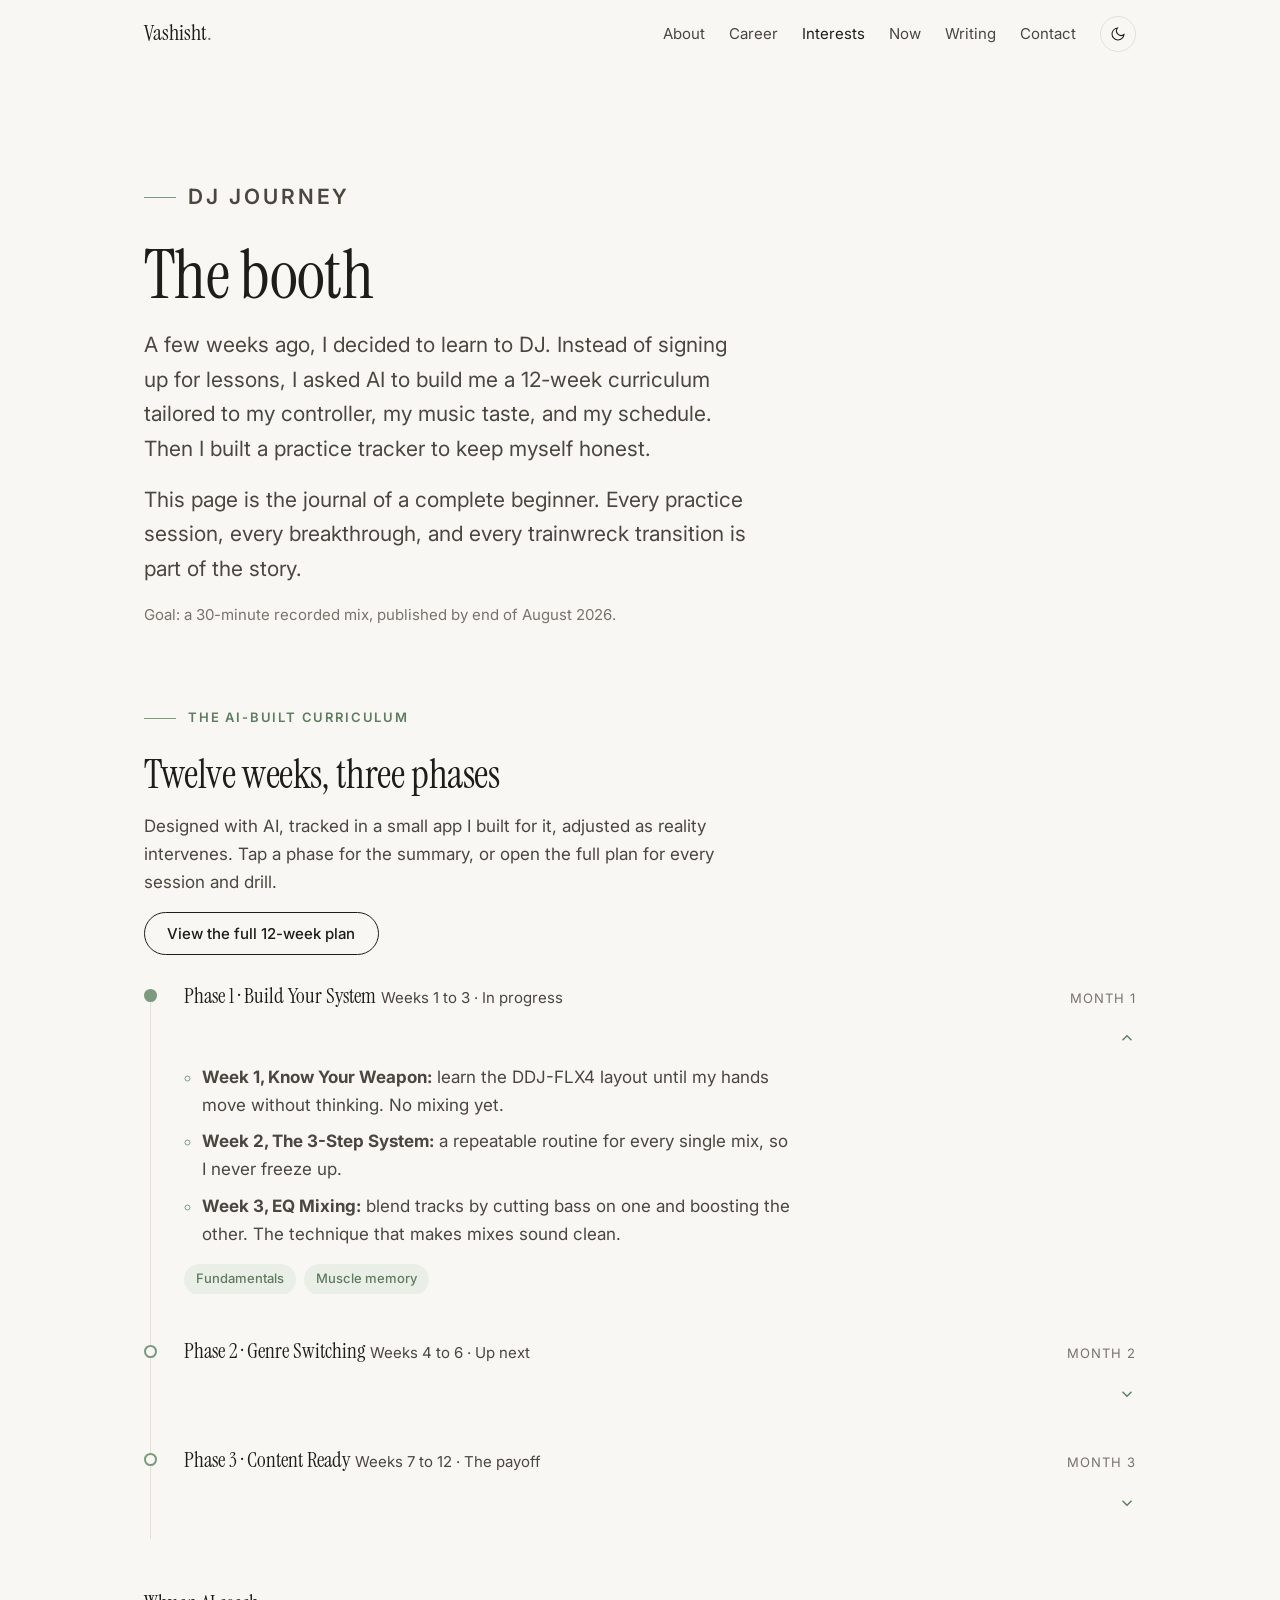
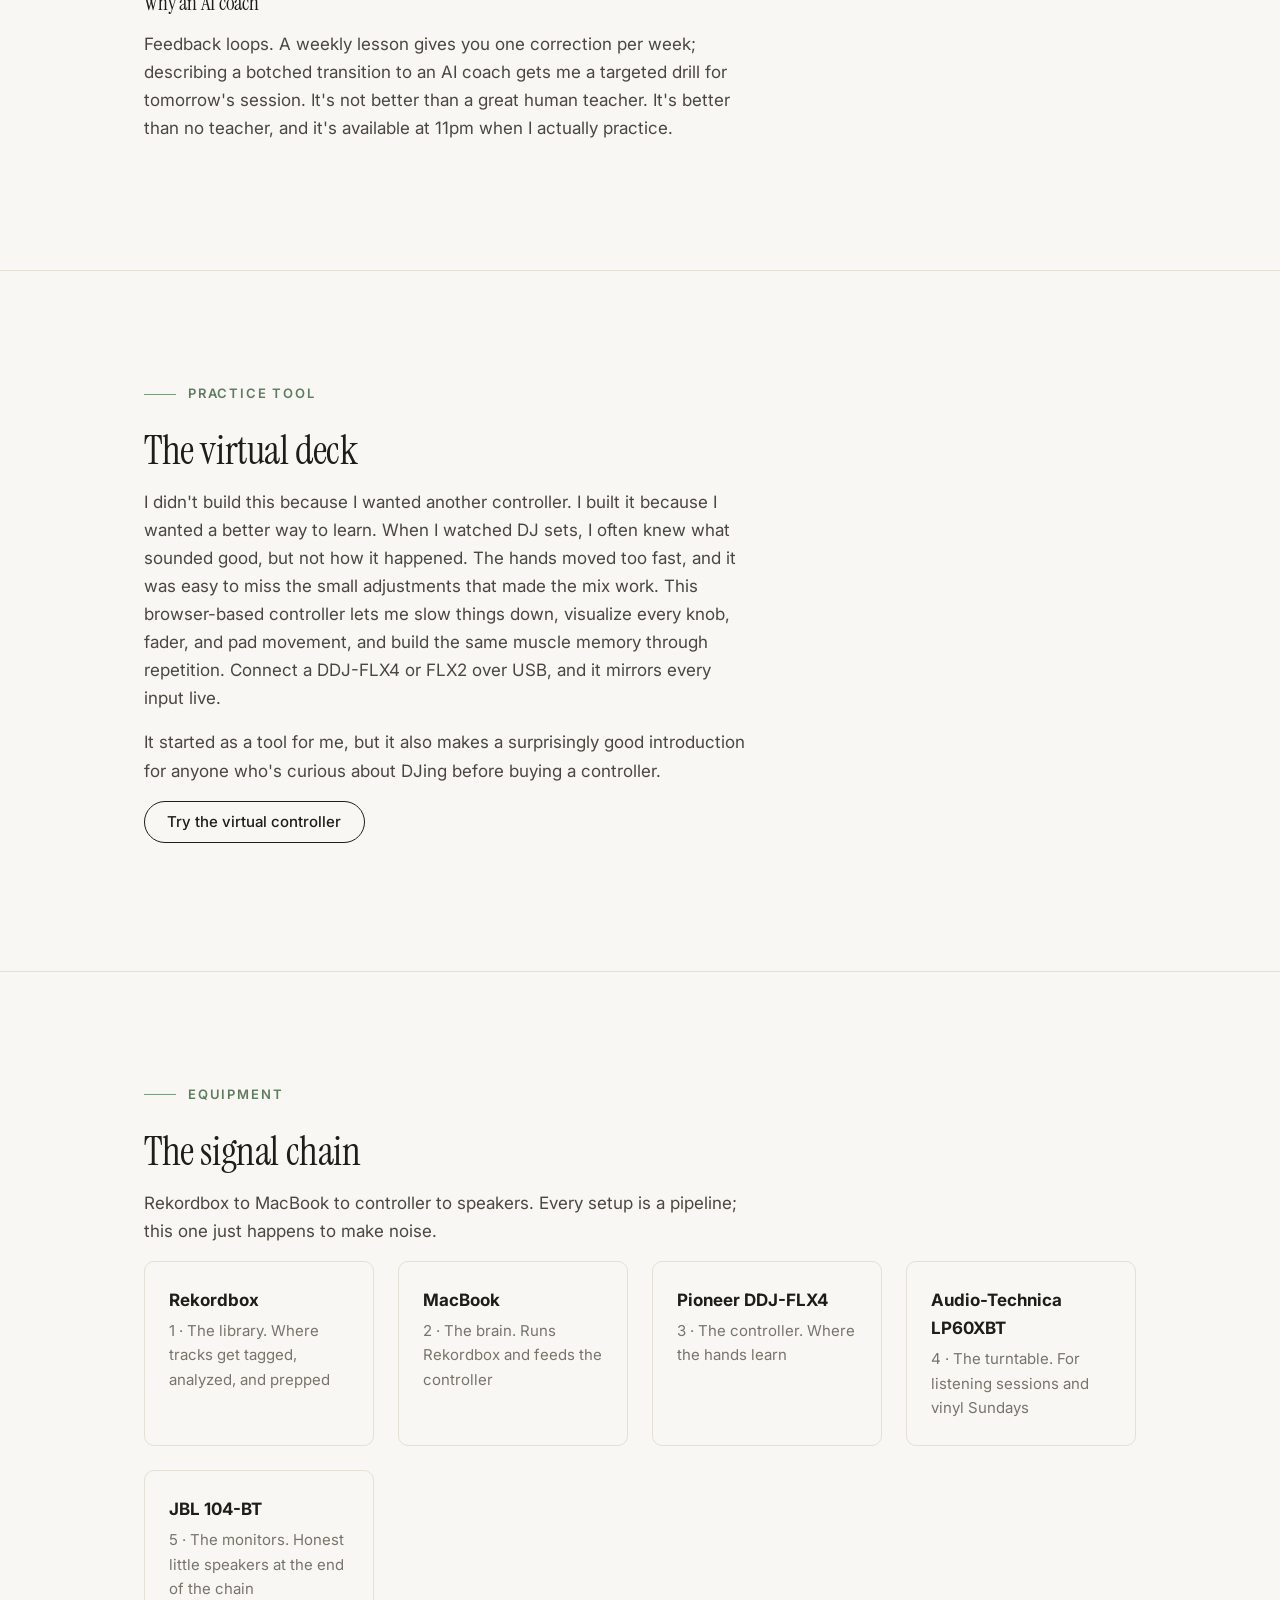
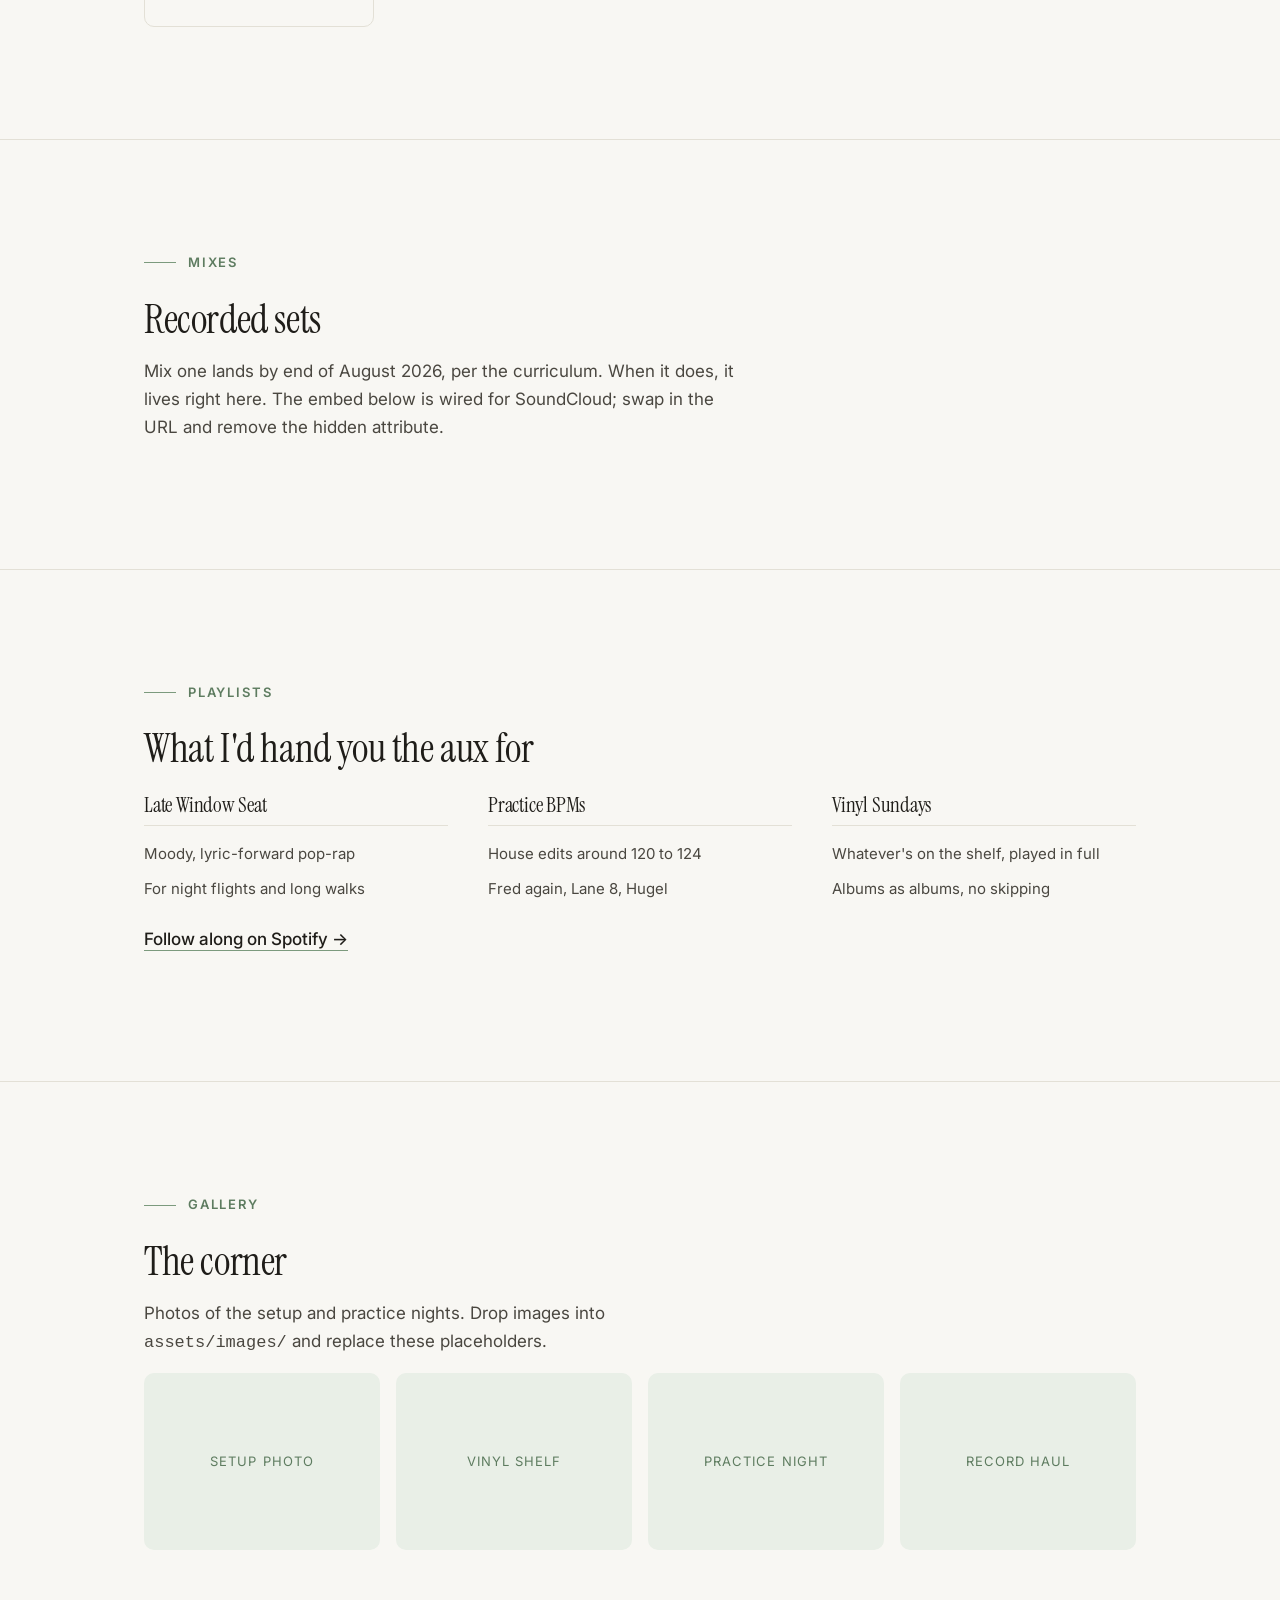
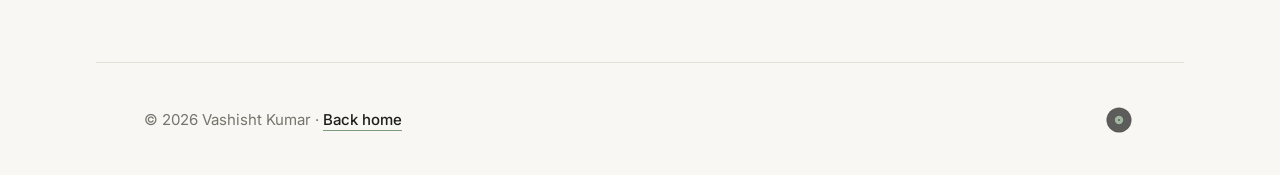
<file: dj.html>
<!DOCTYPE html>
<html lang="en">
<head>
  <meta charset="UTF-8">
  <meta name="viewport" content="width=device-width, initial-scale=1.0">
  <title>DJ Journey | Vashisht Kumar</title>
  <meta name="description" content="Teaching myself to DJ with an AI-built 12-week curriculum. The plan, the gear, and the progress log.">
  <link rel="canonical" href="https://vashishtkumar99.github.io/dj.html">
  <meta property="og:type" content="website">
  <meta property="og:title" content="DJ Journey | Vashisht Kumar">
  <meta property="og:description" content="Self-taught, AI-coached. First recorded mix lands end of August.">
  <meta property="og:url" content="https://vashishtkumar99.github.io/dj.html">
  <link rel="icon" href="assets/icons/favicon.svg" type="image/svg+xml">
  <link rel="preconnect" href="https://fonts.googleapis.com">
  <link rel="preconnect" href="https://fonts.gstatic.com" crossorigin>
  <link href="https://fonts.googleapis.com/css2?family=Instrument+Serif:ital@0;1&family=Inter:wght@400;500;600&display=swap" rel="stylesheet">
  <link rel="stylesheet" href="styles/main.css">
  <link rel="stylesheet" href="styles/animations.css">
  <link rel="stylesheet" href="styles/responsive.css">
  <script>
    (function () {
      var t = localStorage.getItem("theme");
      if (t === "dark" || (!t && matchMedia("(prefers-color-scheme: dark)").matches)) {
        document.documentElement.setAttribute("data-theme", "dark");
      }
    })();
  </script>
</head>
<body>
  <a class="skip-link" href="#main">Skip to content</a>

  <header class="nav" id="nav">
    <div class="container nav__inner">
      <a class="nav__logo" href="index.html" aria-label="Vashisht Kumar, home">Vashisht<span class="mark">.</span></a>
      <button class="nav__menu-btn" id="menuBtn" aria-expanded="false" aria-controls="navLinks" aria-label="Open menu">
        <svg width="22" height="22" viewBox="0 0 24 24" fill="none" stroke="currentColor" stroke-width="1.6" aria-hidden="true"><path d="M4 7h16M4 12h16M4 17h16"/></svg>
      </button>
      <nav aria-label="Main">
        <ul class="nav__links" id="navLinks">
          <li><a href="index.html#about">About</a></li>
          <li><a href="index.html#career">Career</a></li>
          <li><a href="index.html#interests" aria-current="page">Interests</a></li>
          <li><a href="index.html#now">Now</a></li>
          <li><a href="writing.html">Writing</a></li>
          <li><a href="index.html#contact">Contact</a></li>
          <li>
            <button class="theme-toggle" id="themeToggle" aria-label="Toggle dark mode">
              <svg class="icon-sun" viewBox="0 0 24 24" fill="none" stroke="currentColor" stroke-width="1.6" aria-hidden="true"><circle cx="12" cy="12" r="4"/><path d="M12 2v2m0 16v2M4.9 4.9l1.4 1.4m11.4 11.4 1.4 1.4M2 12h2m16 0h2M4.9 19.1l1.4-1.4M17.7 6.3l1.4-1.4"/></svg>
              <svg class="icon-moon" viewBox="0 0 24 24" fill="none" stroke="currentColor" stroke-width="1.6" aria-hidden="true"><path d="M21 12.8A9 9 0 1 1 11.2 3 7 7 0 0 0 21 12.8Z"/></svg>
            </button>
          </li>
        </ul>
      </nav>
    </div>
  </header>

  <main id="main">
    <!-- Page hero -->
    <section class="page-hero container">
      <p class="eyebrow hero-enter">DJ Journey</p>
      <h1 class="hero-enter" style="font-size: var(--text-2xl);">The booth</h1>
      <p class="hero-enter">A few weeks ago, I decided to learn to DJ. Instead of signing up for lessons, I asked AI to build me a 12-week curriculum tailored to my controller, my music taste, and my schedule. Then I built a practice tracker to keep myself honest.</p>
      <p class="hero-enter">This page is the journal of a complete beginner. Every practice session, every breakthrough, and every trainwreck transition is part of the story.</p>
      <p class="hero-enter" style="color: var(--gray); font-size: var(--text-sm);">Goal: a 30-minute recorded mix, published by end of August 2026.</p>
    </section>

    <!-- The curriculum -->
    <section class="section" style="padding-top: 0;">
      <div class="container">
        <p class="eyebrow reveal">The AI-built curriculum</p>
        <h2 class="reveal" style="font-size: var(--text-xl);">Twelve weeks, three phases</h2>
        <p class="reveal" style="color: var(--ink-soft);">Designed with AI, tracked in a small app I built for it, adjusted as reality intervenes. Tap a phase for the summary, or open the full plan for every session and drill.</p>
        <p class="reveal"><a class="btn" href="dj-plan.html">View the full 12-week plan</a></p>

        <ol class="timeline" style="margin-top: var(--space-3);">
          <li class="timeline__item is-open reveal">
            <button class="timeline__toggle" aria-expanded="true">
              <span>
                <span class="timeline__company" style="font-size: var(--text-lg);">Phase 1 · Build Your System</span>
                <span class="timeline__role">Weeks 1 to 3 · In progress</span>
              </span>
              <span class="timeline__dates">Month 1</span>
              <svg class="timeline__chevron" width="18" height="18" viewBox="0 0 24 24" fill="none" stroke="currentColor" stroke-width="1.8" aria-hidden="true"><path d="m6 9 6 6 6-6"/></svg>
            </button>
            <div class="timeline__panel">
              <div class="timeline__panel-inner">
                <ul>
                  <li><strong>Week 1, Know Your Weapon:</strong> learn the DDJ-FLX4 layout until my hands move without thinking. No mixing yet.</li>
                  <li><strong>Week 2, The 3-Step System:</strong> a repeatable routine for every single mix, so I never freeze up.</li>
                  <li><strong>Week 3, EQ Mixing:</strong> blend tracks by cutting bass on one and boosting the other. The technique that makes mixes sound clean.</li>
                </ul>
                <div class="tags"><span class="tag">Fundamentals</span><span class="tag">Muscle memory</span></div>
              </div>
            </div>
          </li>

          <li class="timeline__item reveal">
            <button class="timeline__toggle" aria-expanded="false">
              <span>
                <span class="timeline__company" style="font-size: var(--text-lg);">Phase 2 · Genre Switching</span>
                <span class="timeline__role">Weeks 4 to 6 · Up next</span>
              </span>
              <span class="timeline__dates">Month 2</span>
              <svg class="timeline__chevron" width="18" height="18" viewBox="0 0 24 24" fill="none" stroke="currentColor" stroke-width="1.8" aria-hidden="true"><path d="m6 9 6 6 6-6"/></svg>
            </button>
            <div class="timeline__panel">
              <div class="timeline__panel-inner">
                <ul>
                  <li><strong>Week 4, Hip-Hop Deep Dive:</strong> slower BPMs, more space between beats, bigger drops.</li>
                  <li><strong>Week 5, House &amp; Electronic:</strong> four-on-the-floor energy in the Fred again, Lane 8, and Hugel lane. The kick is king.</li>
                  <li><strong>Week 6, The Genre Switch:</strong> moving from hip-hop to house without it sounding like a car changing lanes without signaling. The signature move.</li>
                </ul>
                <div class="tags"><span class="tag">Hip-hop</span><span class="tag">House</span><span class="tag">Transitions</span></div>
              </div>
            </div>
          </li>

          <li class="timeline__item reveal">
            <button class="timeline__toggle" aria-expanded="false">
              <span>
                <span class="timeline__company" style="font-size: var(--text-lg);">Phase 3 · Content Ready</span>
                <span class="timeline__role">Weeks 7 to 12 · The payoff</span>
              </span>
              <span class="timeline__dates">Month 3</span>
              <svg class="timeline__chevron" width="18" height="18" viewBox="0 0 24 24" fill="none" stroke="currentColor" stroke-width="1.8" aria-hidden="true"><path d="m6 9 6 6 6-6"/></svg>
            </button>
            <div class="timeline__panel">
              <div class="timeline__panel-inner">
                <ul>
                  <li><strong>Week 7, Your Sound:</strong> develop the choices that make a mix recognizable as mine.</li>
                  <li><strong>Week 8, Full Mix Rehearsal:</strong> 30 minutes, start to finish, no stopping.</li>
                  <li><strong>Weeks 9 and 10, Record, Post &amp; Iterate:</strong> camera out, audio crisp, mix published. Then plan mix two.</li>
                  <li><strong>Weeks 11 and 12, Advanced Transitions &amp; Graduation:</strong> the transitions that get clipped and shared, and a second mix that shows growth.</li>
                </ul>
                <div class="tags"><span class="tag">Recording</span><span class="tag">Publishing</span></div>
              </div>
            </div>
          </li>
        </ol>

        <div class="reveal" style="margin-top: var(--space-4);">
          <h3 style="font-size: var(--text-lg);">Why an AI coach</h3>
          <p style="color: var(--ink-soft);">Feedback loops. A weekly lesson gives you one correction per week; describing a botched transition to an AI coach gets me a targeted drill for tomorrow's session. It's not better than a great human teacher. It's better than no teacher, and it's available at 11pm when I actually practice.</p>
        </div>
      </div>
    </section>

    <!-- Virtual controller -->
    <section class="section">
      <div class="container">
        <p class="eyebrow reveal">Practice tool</p>
        <h2 class="reveal" style="font-size: var(--text-xl);">The virtual deck</h2>
        <p class="reveal" style="color: var(--ink-soft); max-width: var(--measure);">I didn't build this because I wanted another controller. I built it because I wanted a better way to learn. When I watched DJ sets, I often knew what sounded good, but not how it happened. The hands moved too fast, and it was easy to miss the small adjustments that made the mix work. This browser-based controller lets me slow things down, visualize every knob, fader, and pad movement, and build the same muscle memory through repetition. Connect a DDJ-FLX4 or FLX2 over USB, and it mirrors every input live.</p>
        <p class="reveal" style="color: var(--ink-soft); max-width: var(--measure);">It started as a tool for me, but it also makes a surprisingly good introduction for anyone who's curious about DJing before buying a controller.</p>
        <p class="reveal"><a class="btn" href="dj-controller.html">Try the virtual controller</a></p>
      </div>
    </section>

    <!-- Gear -->
    <section class="section">
      <div class="container">
        <p class="eyebrow reveal">Equipment</p>
        <h2 class="reveal" style="font-size: var(--text-xl);">The signal chain</h2>
        <p class="reveal" style="color: var(--ink-soft);">Rekordbox to MacBook to controller to speakers. Every setup is a pipeline; this one just happens to make noise.</p>
        <div class="gear-grid reveal-stagger">
          <div class="gear-card">
            <strong>Rekordbox</strong>
            <span>1 · The library. Where tracks get tagged, analyzed, and prepped</span>
          </div>
          <div class="gear-card">
            <strong>MacBook</strong>
            <span>2 · The brain. Runs Rekordbox and feeds the controller</span>
          </div>
          <div class="gear-card">
            <strong>Pioneer DDJ-FLX4</strong>
            <span>3 · The controller. Where the hands learn</span>
          </div>
          <div class="gear-card">
            <strong>Audio-Technica LP60XBT</strong>
            <span>4 · The turntable. For listening sessions and vinyl Sundays</span>
          </div>
          <div class="gear-card">
            <strong>JBL 104-BT</strong>
            <span>5 · The monitors. Honest little speakers at the end of the chain</span>
          </div>
        </div>
      </div>
    </section>

    <!-- Mixes -->
    <section class="section">
      <div class="container">
        <p class="eyebrow reveal">Mixes</p>
        <h2 class="reveal" style="font-size: var(--text-xl);">Recorded sets</h2>
        <p class="reveal" style="color: var(--ink-soft);">Mix one lands by end of August 2026, per the curriculum. When it does, it lives right here. The embed below is wired for SoundCloud; swap in the URL and remove the hidden attribute.</p>
        <!--
          To publish: replace TRACK_URL below with your SoundCloud track/set URL
          and delete the hidden attribute. Mixcloud works the same way with a
          Mixcloud embed src.
        -->
        <div class="mix-embed reveal" hidden id="mixEmbed">
          <iframe
            title="Latest mix on SoundCloud"
            height="166"
            loading="lazy"
            src="https://w.soundcloud.com/player/?url=TRACK_URL&color=%237c9a7d&inverse=false&auto_play=false&show_user=true">
          </iframe>
        </div>
      </div>
    </section>

    <!-- Playlists -->
    <section class="section">
      <div class="container">
        <p class="eyebrow reveal">Playlists</p>
        <h2 class="reveal" style="font-size: var(--text-xl);">What I'd hand you the aux for</h2>
        <div class="now__grid reveal-stagger" style="margin-top: var(--space-3);">
          <div class="now__col">
            <h3>Late Window Seat</h3>
            <ul>
              <li>Moody, lyric-forward pop-rap</li>
              <li>For night flights and long walks</li>
            </ul>
          </div>
          <div class="now__col">
            <h3>Practice BPMs</h3>
            <ul>
              <li>House edits around 120 to 124</li>
              <li>Fred again, Lane 8, Hugel</li>
            </ul>
          </div>
          <div class="now__col">
            <h3>Vinyl Sundays</h3>
            <ul>
              <li>Whatever's on the shelf, played in full</li>
              <li>Albums as albums, no skipping</li>
            </ul>
          </div>
        </div>
        <p class="reveal" style="margin-top: var(--space-3);"><a class="link" href="https://open.spotify.com/user/z9gkb1hpstepxz9as33qjwstt?si=893effffeba64bb4" target="_blank" rel="noopener">Follow along on Spotify →</a></p>
      </div>
    </section>

    <!-- Gallery -->
    <section class="section">
      <div class="container">
        <p class="eyebrow reveal">Gallery</p>
        <h2 class="reveal" style="font-size: var(--text-xl);">The corner</h2>
        <p class="reveal" style="color: var(--ink-soft);">Photos of the setup and practice nights. Drop images into <code>assets/images/</code> and replace these placeholders.</p>
        <div class="gallery reveal-stagger">
          <div class="gallery__ph">Setup photo</div>
          <div class="gallery__ph">Vinyl shelf</div>
          <div class="gallery__ph">Practice night</div>
          <div class="gallery__ph">Record haul</div>
        </div>
      </div>
    </section>

    <footer class="container footer">
      <span>© 2026 Vashisht Kumar · <a class="link" href="index.html">Back home</a></span>
      <button class="vinyl" id="vinyl" aria-label="A record. Give it a spin."><svg viewBox="0 0 40 40" width="26" height="26" aria-hidden="true"><circle cx="20" cy="20" r="19" fill="#161616" stroke="#000" stroke-width="0.5"/><circle cx="20" cy="20" r="16" fill="none" stroke="#3a3a3a" stroke-width="0.5"/><circle cx="20" cy="20" r="13" fill="none" stroke="#3a3a3a" stroke-width="0.5"/><circle cx="20" cy="20" r="10" fill="none" stroke="#3a3a3a" stroke-width="0.5"/><circle cx="20" cy="20" r="6.5" fill="var(--sage)"/><circle cx="20" cy="20" r="1.4" fill="#161616"/></svg></button>
    </footer>
  </main>

  <script src="js/app.js" defer></script>
  <script src="js/animations.js" defer></script>
</body>
</html>
</file>
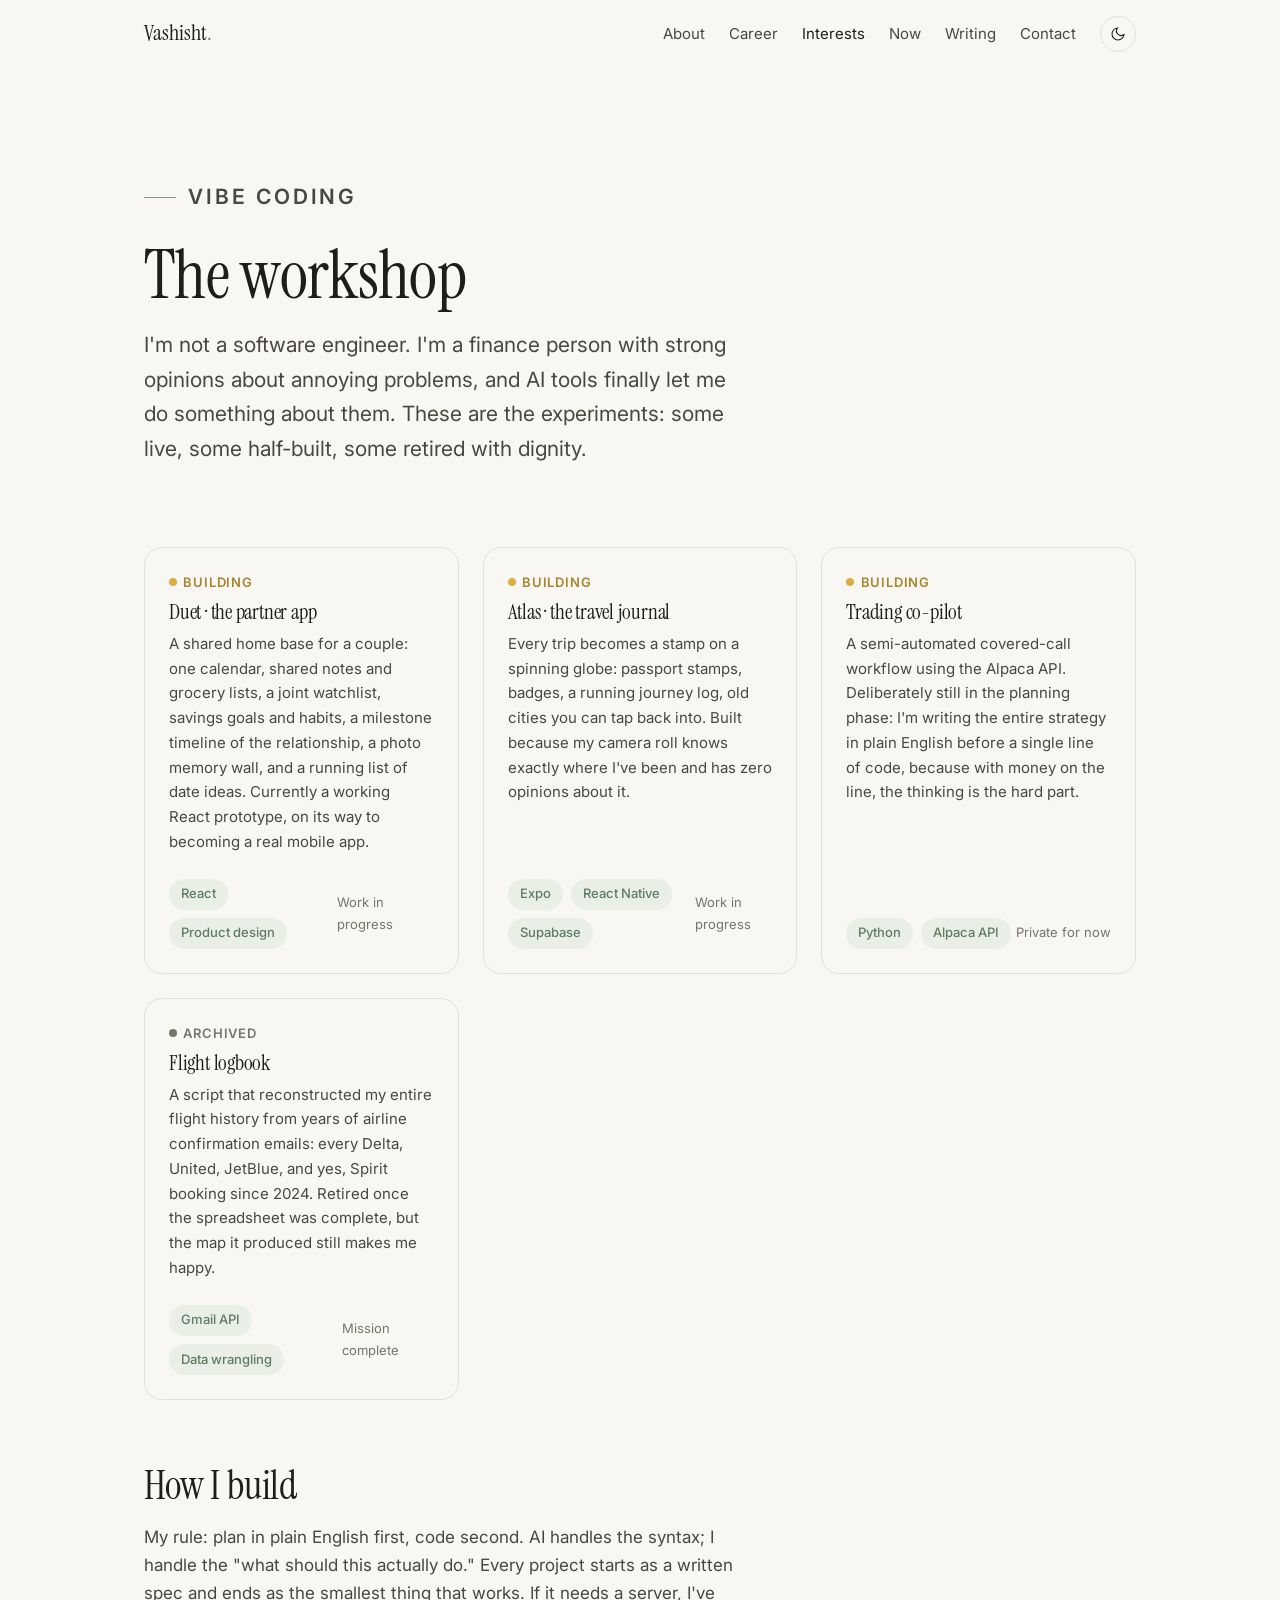
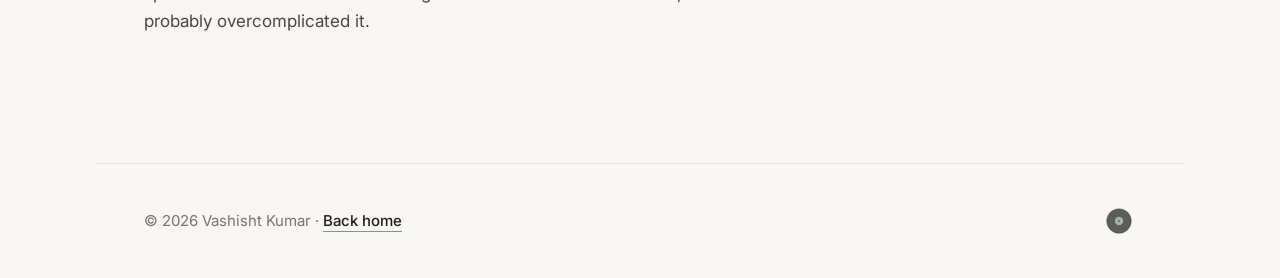
<file: vibe-coding.html>
<!DOCTYPE html>
<html lang="en">
<head>
  <meta charset="UTF-8">
  <meta name="viewport" content="width=device-width, initial-scale=1.0">
  <title>Vibe Coding | Vashisht Kumar</title>
  <meta name="description" content="Small software tools Vashisht builds with AI: travel apps, automations, and experiments.">
  <link rel="canonical" href="https://vashishtkumar99.github.io/vibe-coding.html">
  <meta property="og:type" content="website">
  <meta property="og:title" content="Vibe Coding | Vashisht Kumar">
  <meta property="og:description" content="Small tools, honest statuses. Building, Live, and Archived.">
  <meta property="og:url" content="https://vashishtkumar99.github.io/vibe-coding.html">
  <link rel="icon" href="assets/icons/favicon.svg" type="image/svg+xml">
  <link rel="preconnect" href="https://fonts.googleapis.com">
  <link rel="preconnect" href="https://fonts.gstatic.com" crossorigin>
  <link href="https://fonts.googleapis.com/css2?family=Instrument+Serif:ital@0;1&family=Inter:wght@400;500;600&display=swap" rel="stylesheet">
  <link rel="stylesheet" href="styles/main.css">
  <link rel="stylesheet" href="styles/animations.css">
  <link rel="stylesheet" href="styles/responsive.css">
  <script>
    (function () {
      var t = localStorage.getItem("theme");
      if (t === "dark" || (!t && matchMedia("(prefers-color-scheme: dark)").matches)) {
        document.documentElement.setAttribute("data-theme", "dark");
      }
    })();
  </script>
</head>
<body>
  <a class="skip-link" href="#main">Skip to content</a>

  <header class="nav" id="nav">
    <div class="container nav__inner">
      <a class="nav__logo" href="index.html" aria-label="Vashisht Kumar, home">Vashisht<span class="mark">.</span></a>
      <button class="nav__menu-btn" id="menuBtn" aria-expanded="false" aria-controls="navLinks" aria-label="Open menu">
        <svg width="22" height="22" viewBox="0 0 24 24" fill="none" stroke="currentColor" stroke-width="1.6" aria-hidden="true"><path d="M4 7h16M4 12h16M4 17h16"/></svg>
      </button>
      <nav aria-label="Main">
        <ul class="nav__links" id="navLinks">
          <li><a href="index.html#about">About</a></li>
          <li><a href="index.html#career">Career</a></li>
          <li><a href="index.html#interests" aria-current="page">Interests</a></li>
          <li><a href="index.html#now">Now</a></li>
          <li><a href="writing.html">Writing</a></li>
          <li><a href="index.html#contact">Contact</a></li>
          <li>
            <button class="theme-toggle" id="themeToggle" aria-label="Toggle dark mode">
              <svg class="icon-sun" viewBox="0 0 24 24" fill="none" stroke="currentColor" stroke-width="1.6" aria-hidden="true"><circle cx="12" cy="12" r="4"/><path d="M12 2v2m0 16v2M4.9 4.9l1.4 1.4m11.4 11.4 1.4 1.4M2 12h2m16 0h2M4.9 19.1l1.4-1.4M17.7 6.3l1.4-1.4"/></svg>
              <svg class="icon-moon" viewBox="0 0 24 24" fill="none" stroke="currentColor" stroke-width="1.6" aria-hidden="true"><path d="M21 12.8A9 9 0 1 1 11.2 3 7 7 0 0 0 21 12.8Z"/></svg>
            </button>
          </li>
        </ul>
      </nav>
    </div>
  </header>

  <main id="main">
    <!-- Page hero -->
    <section class="page-hero container">
      <p class="eyebrow hero-enter">Vibe Coding</p>
      <h1 class="hero-enter" style="font-size: var(--text-2xl);">The workshop</h1>
      <p class="hero-enter">I'm not a software engineer. I'm a finance person with strong opinions about annoying problems, and AI tools finally let me do something about them. These are the experiments: some live, some half-built, some retired with dignity.</p>
    </section>

    <!-- Projects -->
    <section class="section" style="padding-top: 0;">
      <div class="container">
        <div class="project-grid reveal-stagger">

          <article class="project-card">
            <span class="status status--building">Building</span>
            <h3>Duet · the partner app</h3>
            <p>A shared home base for a couple: one calendar, shared notes and grocery lists, a joint watchlist, savings goals and habits, a milestone timeline of the relationship, a photo memory wall, and a running list of date ideas. Currently a working React prototype, on its way to becoming a real mobile app.</p>
            <div class="project-card__footer">
              <div class="tags"><span class="tag">React</span><span class="tag">Product design</span></div>
              <span style="color: var(--gray);">Work in progress</span>
            </div>
          </article>

          <article class="project-card">
            <span class="status status--building">Building</span>
            <h3>Atlas · the travel journal</h3>
            <p>Every trip becomes a stamp on a spinning globe: passport stamps, badges, a running journey log, old cities you can tap back into. Built because my camera roll knows exactly where I've been and has zero opinions about it.</p>
            <div class="project-card__footer">
              <div class="tags"><span class="tag">Expo</span><span class="tag">React Native</span><span class="tag">Supabase</span></div>
              <span style="color: var(--gray);">Work in progress</span>
            </div>
          </article>

          <article class="project-card">
            <span class="status status--building">Building</span>
            <h3>Trading co-pilot</h3>
            <p>A semi-automated covered-call workflow using the Alpaca API. Deliberately still in the planning phase: I'm writing the entire strategy in plain English before a single line of code, because with money on the line, the thinking is the hard part.</p>
            <div class="project-card__footer">
              <div class="tags"><span class="tag">Python</span><span class="tag">Alpaca API</span></div>
              <span style="color: var(--gray);">Private for now</span>
            </div>
          </article>

          <article class="project-card">
            <span class="status status--archived">Archived</span>
            <h3>Flight logbook</h3>
            <p>A script that reconstructed my entire flight history from years of airline confirmation emails: every Delta, United, JetBlue, and yes, Spirit booking since 2024. Retired once the spreadsheet was complete, but the map it produced still makes me happy.</p>
            <div class="project-card__footer">
              <div class="tags"><span class="tag">Gmail API</span><span class="tag">Data wrangling</span></div>
              <span style="color: var(--gray);">Mission complete</span>
            </div>
          </article>

        </div>

        <div class="reveal" style="margin-top: var(--space-5);">
          <h3>How I build</h3>
          <p style="color: var(--ink-soft);">My rule: plan in plain English first, code second. AI handles the syntax; I handle the "what should this actually do." Every project starts as a written spec and ends as the smallest thing that works. If it needs a server, I've probably overcomplicated it.</p>
        </div>
      </div>
    </section>

    <footer class="container footer">
      <span>© 2026 Vashisht Kumar · <a class="link" href="index.html">Back home</a></span>
      <button class="vinyl" id="vinyl" aria-label="A record. Give it a spin."><svg viewBox="0 0 40 40" width="26" height="26" aria-hidden="true"><circle cx="20" cy="20" r="19" fill="#161616" stroke="#000" stroke-width="0.5"/><circle cx="20" cy="20" r="16" fill="none" stroke="#3a3a3a" stroke-width="0.5"/><circle cx="20" cy="20" r="13" fill="none" stroke="#3a3a3a" stroke-width="0.5"/><circle cx="20" cy="20" r="10" fill="none" stroke="#3a3a3a" stroke-width="0.5"/><circle cx="20" cy="20" r="6.5" fill="var(--sage)"/><circle cx="20" cy="20" r="1.4" fill="#161616"/></svg></button>
    </footer>
  </main>

  <script src="js/app.js" defer></script>
  <script src="js/animations.js" defer></script>
</body>
</html>
</file>
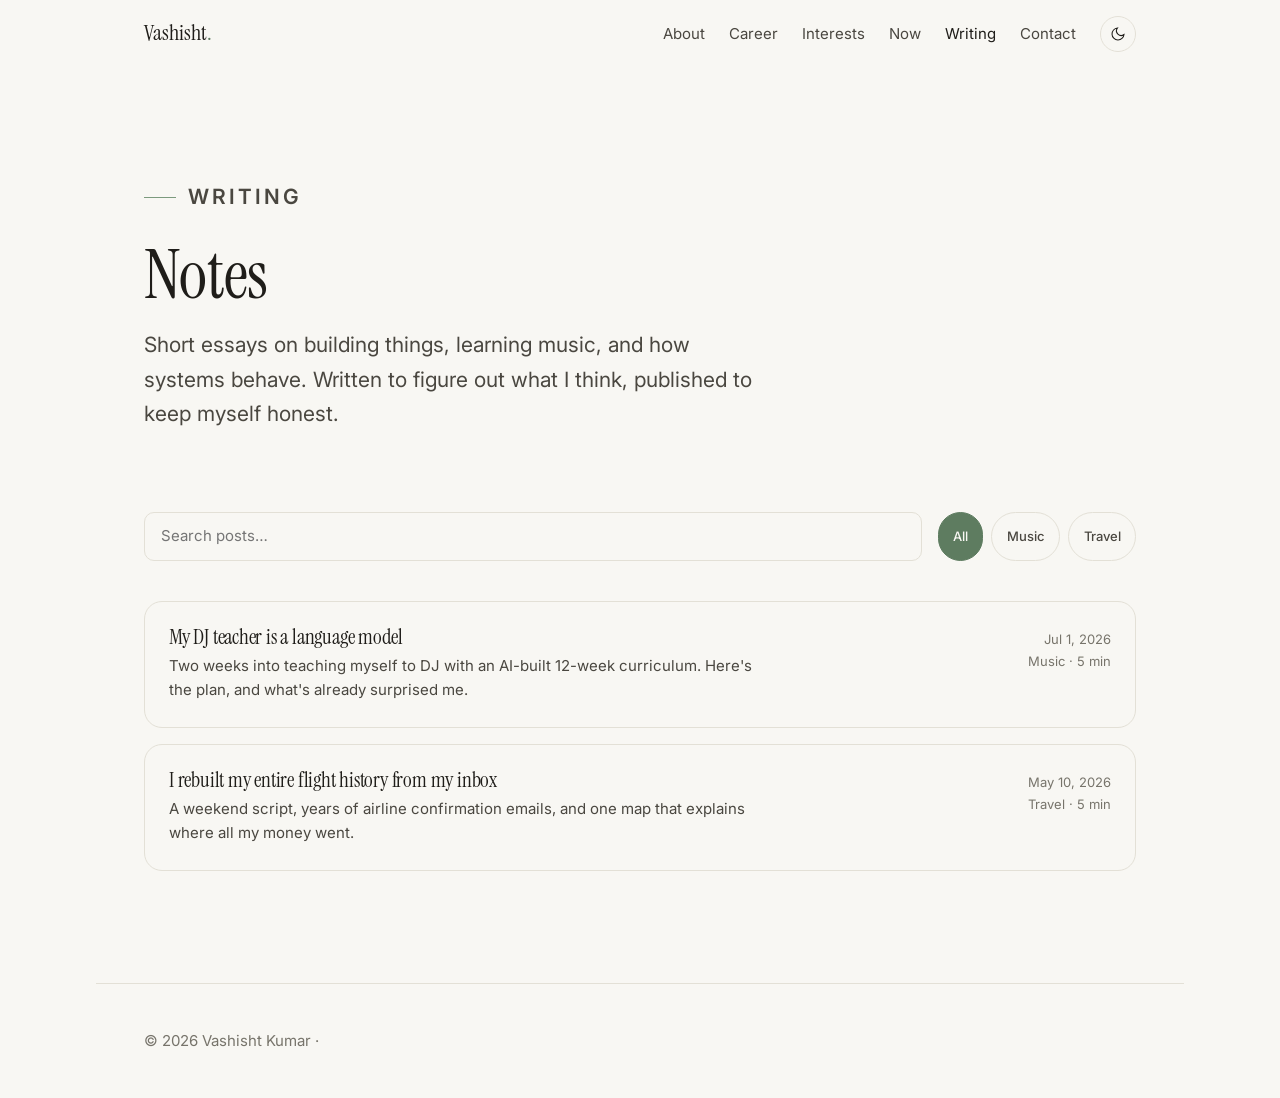
<file: writing.html>
<!DOCTYPE html>
<html lang="en">
<head>
  <meta charset="UTF-8">
  <meta name="viewport" content="width=device-width, initial-scale=1.0">
  <title>Writing | Vashisht Kumar</title>
  <meta name="description" content="Notes from Vashisht Kumar on building, music, money, and systems.">
  <link rel="canonical" href="https://vashishtkumar99.github.io/writing.html">
  <meta property="og:type" content="website">
  <meta property="og:title" content="Writing | Vashisht Kumar">
  <meta property="og:description" content="Notes on building, music, money, and systems.">
  <meta property="og:url" content="https://vashishtkumar99.github.io/writing.html">
  <link rel="icon" href="assets/icons/favicon.svg" type="image/svg+xml">
  <link rel="preconnect" href="https://fonts.googleapis.com">
  <link rel="preconnect" href="https://fonts.gstatic.com" crossorigin>
  <link href="https://fonts.googleapis.com/css2?family=Instrument+Serif:ital@0;1&family=Inter:wght@400;500;600&display=swap" rel="stylesheet">
  <link rel="stylesheet" href="styles/main.css">
  <link rel="stylesheet" href="styles/animations.css">
  <link rel="stylesheet" href="styles/responsive.css">
  <script>
    (function () {
      var t = localStorage.getItem("theme");
      if (t === "dark" || (!t && matchMedia("(prefers-color-scheme: dark)").matches)) {
        document.documentElement.setAttribute("data-theme", "dark");
      }
    })();
  </script>
</head>
<body>
  <a class="skip-link" href="#main">Skip to content</a>

  <header class="nav" id="nav">
    <div class="container nav__inner">
      <a class="nav__logo" href="index.html" aria-label="Vashisht Kumar, home">Vashisht<span class="mark">.</span></a>
      <button class="nav__menu-btn" id="menuBtn" aria-expanded="false" aria-controls="navLinks" aria-label="Open menu">
        <svg width="22" height="22" viewBox="0 0 24 24" fill="none" stroke="currentColor" stroke-width="1.6" aria-hidden="true"><path d="M4 7h16M4 12h16M4 17h16"/></svg>
      </button>
      <nav aria-label="Main">
        <ul class="nav__links" id="navLinks">
          <li><a href="index.html#about">About</a></li>
          <li><a href="index.html#career">Career</a></li>
          <li><a href="index.html#interests">Interests</a></li>
          <li><a href="index.html#now">Now</a></li>
          <li><a href="writing.html" aria-current="page">Writing</a></li>
          <li><a href="index.html#contact">Contact</a></li>
          <li>
            <button class="theme-toggle" id="themeToggle" aria-label="Toggle dark mode">
              <svg class="icon-sun" viewBox="0 0 24 24" fill="none" stroke="currentColor" stroke-width="1.6" aria-hidden="true"><circle cx="12" cy="12" r="4"/><path d="M12 2v2m0 16v2M4.9 4.9l1.4 1.4m11.4 11.4 1.4 1.4M2 12h2m16 0h2M4.9 19.1l1.4-1.4M17.7 6.3l1.4-1.4"/></svg>
              <svg class="icon-moon" viewBox="0 0 24 24" fill="none" stroke="currentColor" stroke-width="1.6" aria-hidden="true"><path d="M21 12.8A9 9 0 1 1 11.2 3 7 7 0 0 0 21 12.8Z"/></svg>
            </button>
          </li>
        </ul>
      </nav>
    </div>
  </header>

  <main id="main">
    <section class="page-hero container">
      <p class="eyebrow hero-enter">Writing</p>
      <h1 class="hero-enter" style="font-size: var(--text-2xl);">Notes</h1>
      <p class="hero-enter">Short essays on building things, learning music, and how systems behave. Written to figure out what I think, published to keep myself honest.</p>
    </section>

    <section class="section" style="padding-top: 0;">
      <div class="container">
        <!-- Search + category filters (wired in js/app.js) -->
        <div class="writing-controls reveal">
          <input class="writing-search" id="postSearch" type="search" placeholder="Search posts…" aria-label="Search posts">
          <div id="categoryChips" role="group" aria-label="Filter by category" style="display: flex; gap: 0.5rem; flex-wrap: wrap;"></div>
        </div>

        <div class="post-list" id="postList" aria-live="polite">
          <!-- Rendered from js/app.js POSTS data -->
        </div>
      </div>
    </section>

    <footer class="container footer">
      <span>© 2026 Vashisht Kumar · <a class="link" href="index.html">Back home</a></span>
      <button class="vinyl" id="vinyl" aria-label="A record. Give it a spin."><svg viewBox="0 0 40 40" width="26" height="26" aria-hidden="true"><circle cx="20" cy="20" r="19" fill="#161616" stroke="#000" stroke-width="0.5"/><circle cx="20" cy="20" r="16" fill="none" stroke="#3a3a3a" stroke-width="0.5"/><circle cx="20" cy="20" r="13" fill="none" stroke="#3a3a3a" stroke-width="0.5"/><circle cx="20" cy="20" r="10" fill="none" stroke="#3a3a3a" stroke-width="0.5"/><circle cx="20" cy="20" r="6.5" fill="var(--sage)"/><circle cx="20" cy="20" r="1.4" fill="#161616"/></svg></button>
    </footer>
  </main>

  <script src="js/app.js" defer></script>
  <script src="js/animations.js" defer></script>
</body>
</html>
</file>
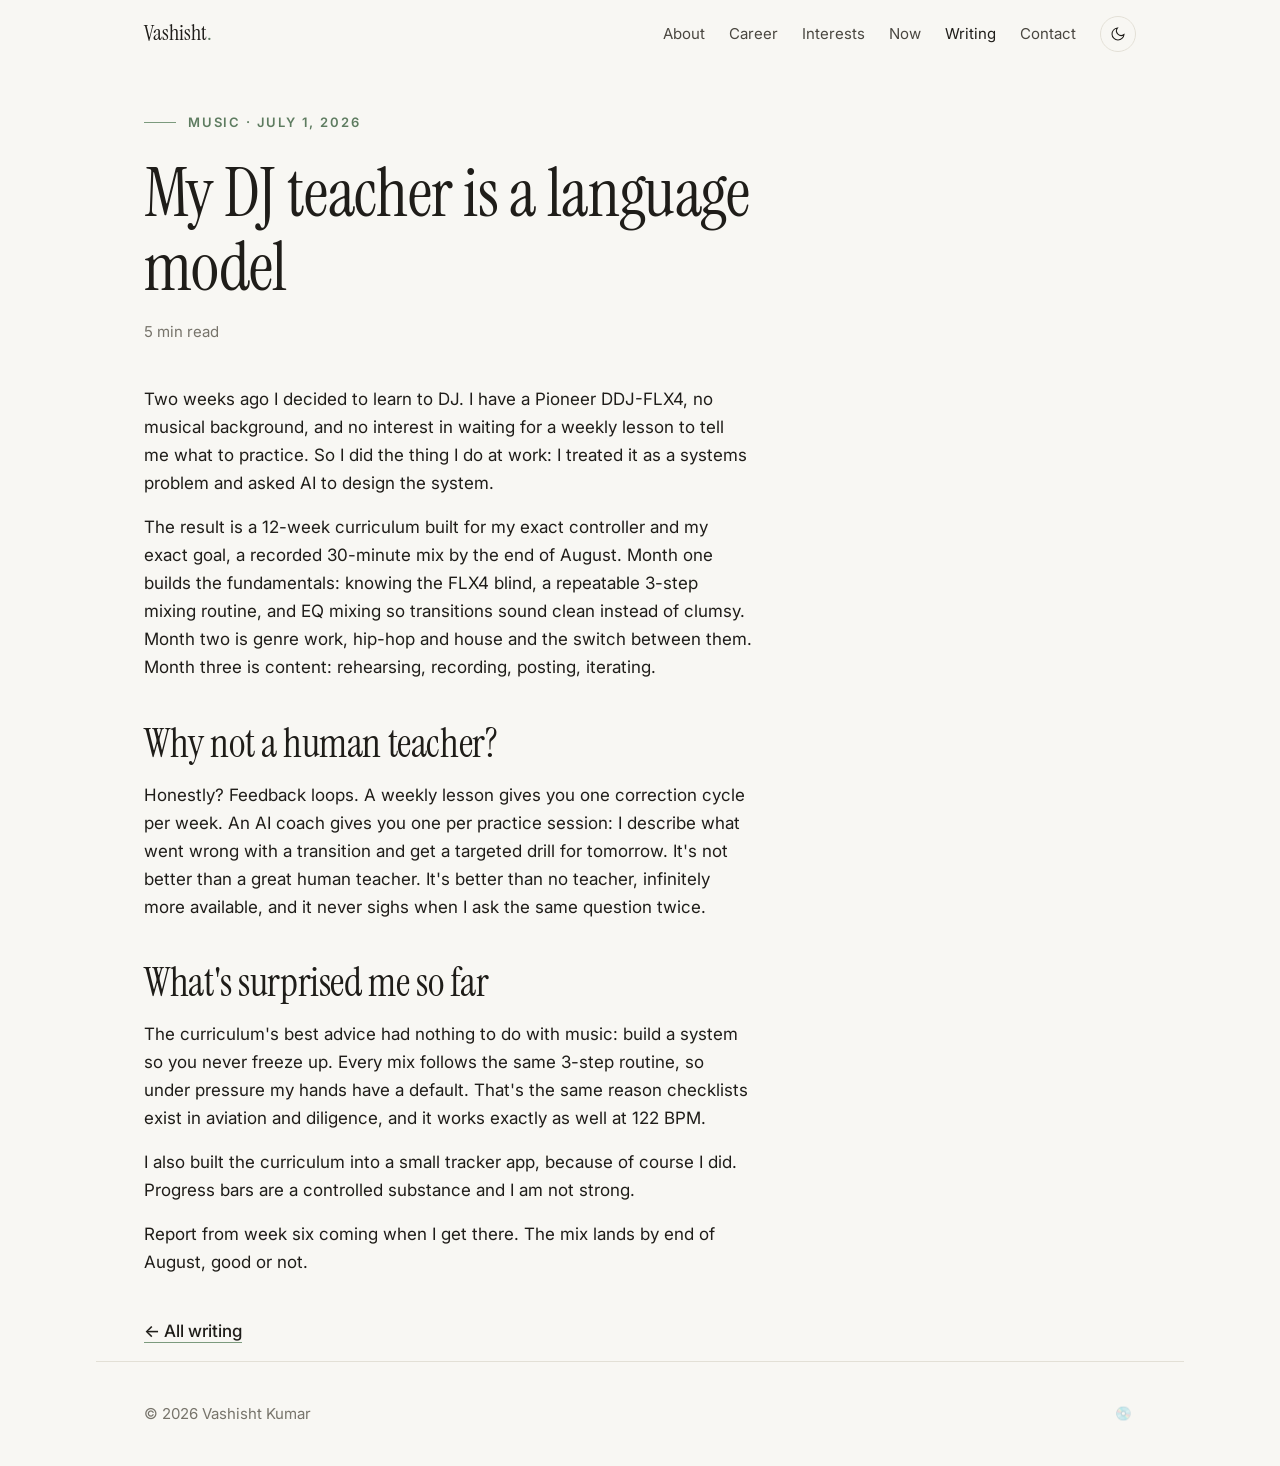
<file: writing/ai-dj-teacher.html>
<!DOCTYPE html>
<html lang="en">
<head>
  <meta charset="UTF-8">
  <meta name="viewport" content="width=device-width, initial-scale=1.0">
  <title>My DJ teacher is a language model | Vashisht Kumar</title>
  <meta name="description" content="Two weeks into teaching myself to DJ with an AI-built 12-week curriculum.">
  <link rel="canonical" href="https://vashishtkumar99.github.io/writing/ai-dj-teacher.html">
  <meta property="og:type" content="article">
  <meta property="og:title" content="My DJ teacher is a language model">
  <meta property="og:description" content="Two weeks into teaching myself to DJ with an AI-built 12-week curriculum.">
  <meta property="og:url" content="https://vashishtkumar99.github.io/writing/ai-dj-teacher.html">
  <link rel="icon" href="../assets/icons/favicon.svg" type="image/svg+xml">
  <link rel="preconnect" href="https://fonts.googleapis.com">
  <link rel="preconnect" href="https://fonts.gstatic.com" crossorigin>
  <link href="https://fonts.googleapis.com/css2?family=Instrument+Serif:ital@0;1&family=Inter:wght@400;500;600&display=swap" rel="stylesheet">
  <link rel="stylesheet" href="../styles/main.css">
  <link rel="stylesheet" href="../styles/animations.css">
  <link rel="stylesheet" href="../styles/responsive.css">
  <script>
    (function () {
      var t = localStorage.getItem("theme");
      if (t === "dark" || (!t && matchMedia("(prefers-color-scheme: dark)").matches)) {
        document.documentElement.setAttribute("data-theme", "dark");
      }
    })();
  </script>
</head>
<body>
  <a class="skip-link" href="#main">Skip to content</a>
  <div class="progress-bar" id="progressBar" aria-hidden="true"></div>

  <header class="nav" id="nav">
    <div class="container nav__inner">
      <a class="nav__logo" href="../index.html" aria-label="Vashisht Kumar, home">Vashisht<span class="mark">.</span></a>
      <button class="nav__menu-btn" id="menuBtn" aria-expanded="false" aria-controls="navLinks" aria-label="Open menu">
        <svg width="22" height="22" viewBox="0 0 24 24" fill="none" stroke="currentColor" stroke-width="1.6" aria-hidden="true"><path d="M4 7h16M4 12h16M4 17h16"/></svg>
      </button>
      <nav aria-label="Main">
        <ul class="nav__links" id="navLinks">
          <li><a href="../index.html#about">About</a></li>
          <li><a href="../index.html#career">Career</a></li>
          <li><a href="../index.html#interests">Interests</a></li>
          <li><a href="../index.html#now">Now</a></li>
          <li><a href="../writing.html" aria-current="page">Writing</a></li>
          <li><a href="../index.html#contact">Contact</a></li>
          <li>
            <button class="theme-toggle" id="themeToggle" aria-label="Toggle dark mode">
              <svg class="icon-sun" viewBox="0 0 24 24" fill="none" stroke="currentColor" stroke-width="1.6" aria-hidden="true"><circle cx="12" cy="12" r="4"/><path d="M12 2v2m0 16v2M4.9 4.9l1.4 1.4m11.4 11.4 1.4 1.4M2 12h2m16 0h2M4.9 19.1l1.4-1.4M17.7 6.3l1.4-1.4"/></svg>
              <svg class="icon-moon" viewBox="0 0 24 24" fill="none" stroke="currentColor" stroke-width="1.6" aria-hidden="true"><path d="M21 12.8A9 9 0 1 1 11.2 3 7 7 0 0 0 21 12.8Z"/></svg>
            </button>
          </li>
        </ul>
      </nav>
    </div>
  </header>

  <main id="main">
    <article class="article container">
      <p class="eyebrow">Music · July 1, 2026</p>
      <h1 style="font-size: var(--text-2xl); max-width: 20ch;">My DJ teacher is a language model</h1>
      <p class="article__meta">5 min read</p>

      <div class="article__body">
        <p>Two weeks ago I decided to learn to DJ. I have a Pioneer DDJ-FLX4, no musical background, and no interest in waiting for a weekly lesson to tell me what to practice. So I did the thing I do at work: I treated it as a systems problem and asked AI to design the system.</p>

        <p>The result is a 12-week curriculum built for my exact controller and my exact goal, a recorded 30-minute mix by the end of August. Month one builds the fundamentals: knowing the FLX4 blind, a repeatable 3-step mixing routine, and EQ mixing so transitions sound clean instead of clumsy. Month two is genre work, hip-hop and house and the switch between them. Month three is content: rehearsing, recording, posting, iterating.</p>

        <h2>Why not a human teacher?</h2>
        <p>Honestly? Feedback loops. A weekly lesson gives you one correction cycle per week. An AI coach gives you one per practice session: I describe what went wrong with a transition and get a targeted drill for tomorrow. It's not better than a great human teacher. It's better than no teacher, infinitely more available, and it never sighs when I ask the same question twice.</p>

        <h2>What's surprised me so far</h2>
        <p>The curriculum's best advice had nothing to do with music: build a system so you never freeze up. Every mix follows the same 3-step routine, so under pressure my hands have a default. That's the same reason checklists exist in aviation and diligence, and it works exactly as well at 122 BPM.</p>

        <p>I also built the curriculum into a small tracker app, because of course I did. Progress bars are a controlled substance and I am not strong.</p>

        <p>Report from week six coming when I get there. The mix lands by end of August, good or not.</p>

        <p style="margin-top: var(--space-4);"><a class="link" href="../writing.html">← All writing</a></p>
      </div>
    </article>

    <footer class="container footer">
      <span>© 2026 Vashisht Kumar</span>
      <button class="vinyl" id="vinyl" aria-label="A record. Give it a spin.">💿</button>
    </footer>
  </main>

  <script src="../js/app.js" defer></script>
  <script src="../js/animations.js" defer></script>
</body>
</html>
</file>
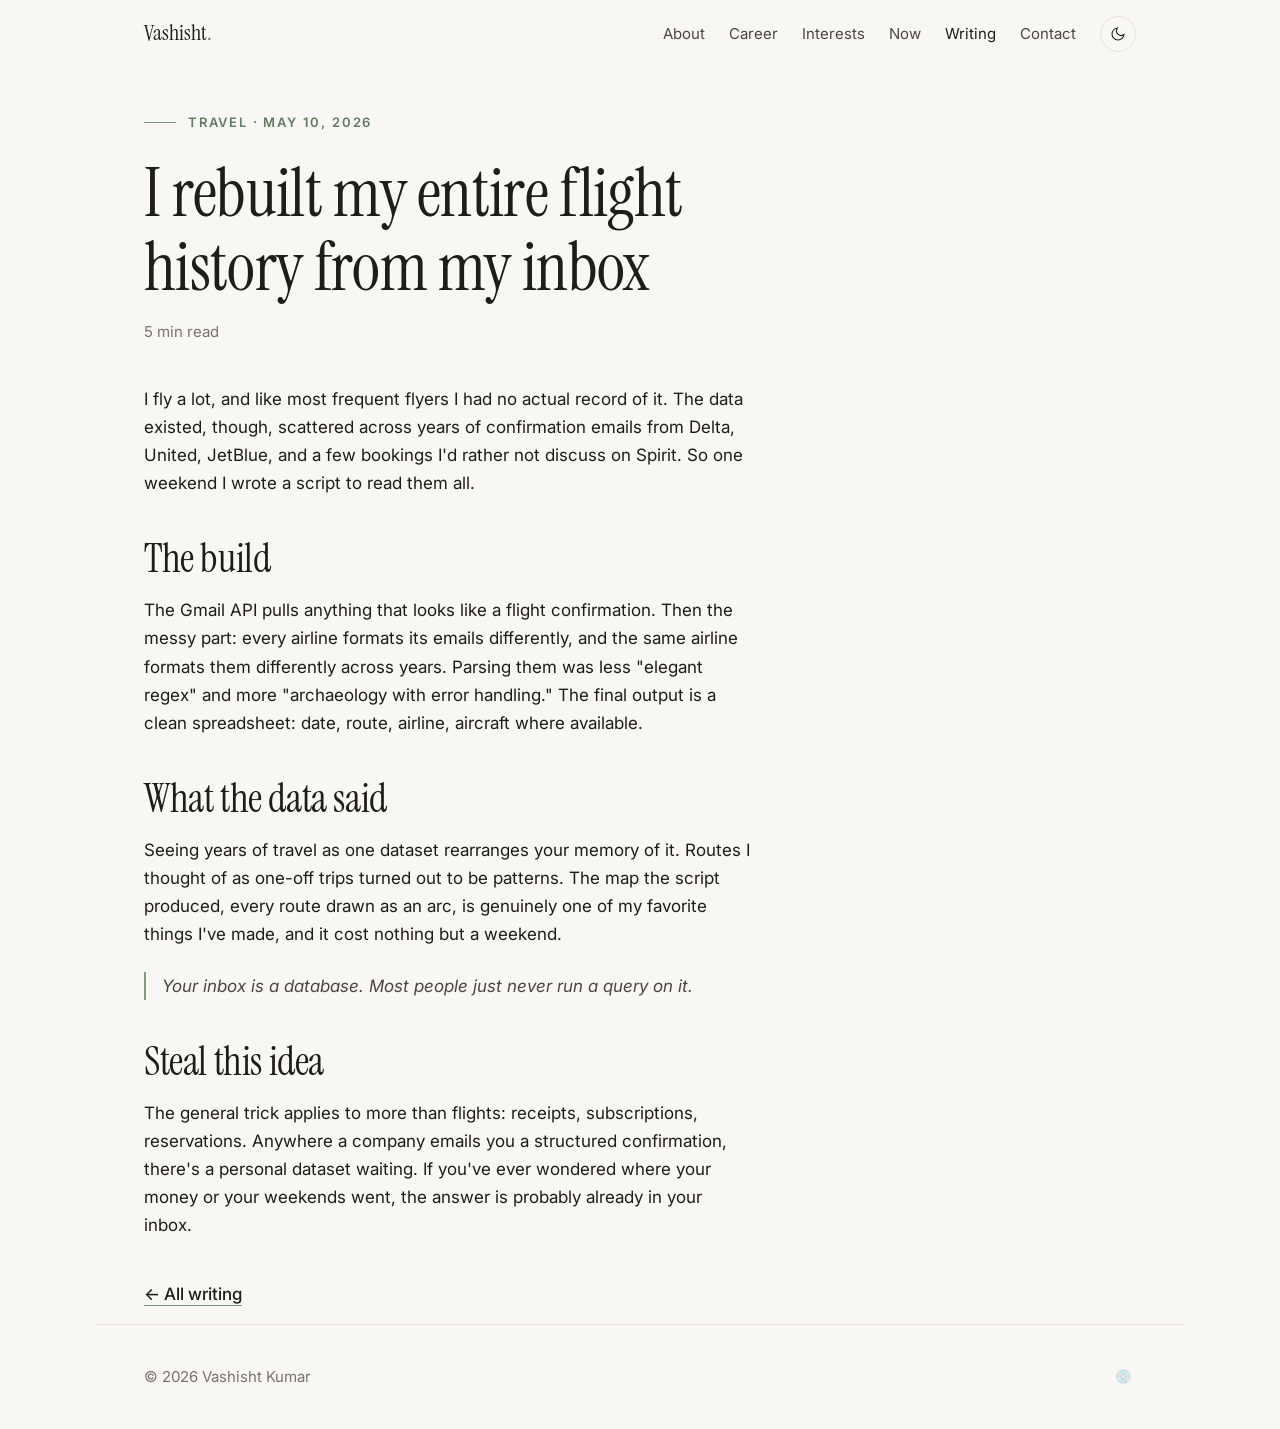
<file: writing/flight-history-from-inbox.html>
<!DOCTYPE html>
<html lang="en">
<head>
  <meta charset="UTF-8">
  <meta name="viewport" content="width=device-width, initial-scale=1.0">
  <title>I rebuilt my entire flight history from my inbox | Vashisht Kumar</title>
  <meta name="description" content="A weekend script, years of airline confirmation emails, and one map.">
  <link rel="canonical" href="https://vashishtkumar99.github.io/writing/flight-history-from-inbox.html">
  <meta property="og:type" content="article">
  <meta property="og:title" content="I rebuilt my entire flight history from my inbox">
  <meta property="og:description" content="A weekend script, years of airline confirmation emails, and one map.">
  <meta property="og:url" content="https://vashishtkumar99.github.io/writing/flight-history-from-inbox.html">
  <link rel="icon" href="../assets/icons/favicon.svg" type="image/svg+xml">
  <link rel="preconnect" href="https://fonts.googleapis.com">
  <link rel="preconnect" href="https://fonts.gstatic.com" crossorigin>
  <link href="https://fonts.googleapis.com/css2?family=Instrument+Serif:ital@0;1&family=Inter:wght@400;500;600&display=swap" rel="stylesheet">
  <link rel="stylesheet" href="../styles/main.css">
  <link rel="stylesheet" href="../styles/animations.css">
  <link rel="stylesheet" href="../styles/responsive.css">
  <script>
    (function () {
      var t = localStorage.getItem("theme");
      if (t === "dark" || (!t && matchMedia("(prefers-color-scheme: dark)").matches)) {
        document.documentElement.setAttribute("data-theme", "dark");
      }
    })();
  </script>
</head>
<body>
  <a class="skip-link" href="#main">Skip to content</a>
  <div class="progress-bar" id="progressBar" aria-hidden="true"></div>

  <header class="nav" id="nav">
    <div class="container nav__inner">
      <a class="nav__logo" href="../index.html" aria-label="Vashisht Kumar, home">Vashisht<span class="mark">.</span></a>
      <button class="nav__menu-btn" id="menuBtn" aria-expanded="false" aria-controls="navLinks" aria-label="Open menu">
        <svg width="22" height="22" viewBox="0 0 24 24" fill="none" stroke="currentColor" stroke-width="1.6" aria-hidden="true"><path d="M4 7h16M4 12h16M4 17h16"/></svg>
      </button>
      <nav aria-label="Main">
        <ul class="nav__links" id="navLinks">
          <li><a href="../index.html#about">About</a></li>
          <li><a href="../index.html#career">Career</a></li>
          <li><a href="../index.html#interests">Interests</a></li>
          <li><a href="../index.html#now">Now</a></li>
          <li><a href="../writing.html" aria-current="page">Writing</a></li>
          <li><a href="../index.html#contact">Contact</a></li>
          <li>
            <button class="theme-toggle" id="themeToggle" aria-label="Toggle dark mode">
              <svg class="icon-sun" viewBox="0 0 24 24" fill="none" stroke="currentColor" stroke-width="1.6" aria-hidden="true"><circle cx="12" cy="12" r="4"/><path d="M12 2v2m0 16v2M4.9 4.9l1.4 1.4m11.4 11.4 1.4 1.4M2 12h2m16 0h2M4.9 19.1l1.4-1.4M17.7 6.3l1.4-1.4"/></svg>
              <svg class="icon-moon" viewBox="0 0 24 24" fill="none" stroke="currentColor" stroke-width="1.6" aria-hidden="true"><path d="M21 12.8A9 9 0 1 1 11.2 3 7 7 0 0 0 21 12.8Z"/></svg>
            </button>
          </li>
        </ul>
      </nav>
    </div>
  </header>

  <main id="main">
    <article class="article container">
      <p class="eyebrow">Travel · May 10, 2026</p>
      <h1 style="font-size: var(--text-2xl); max-width: 20ch;">I rebuilt my entire flight history from my inbox</h1>
      <p class="article__meta">5 min read</p>

      <div class="article__body">
        <p>I fly a lot, and like most frequent flyers I had no actual record of it. The data existed, though, scattered across years of confirmation emails from Delta, United, JetBlue, and a few bookings I'd rather not discuss on Spirit. So one weekend I wrote a script to read them all.</p>

        <h2>The build</h2>
        <p>The Gmail API pulls anything that looks like a flight confirmation. Then the messy part: every airline formats its emails differently, and the same airline formats them differently across years. Parsing them was less "elegant regex" and more "archaeology with error handling." The final output is a clean spreadsheet: date, route, airline, aircraft where available.</p>

        <h2>What the data said</h2>
        <p>Seeing years of travel as one dataset rearranges your memory of it. Routes I thought of as one-off trips turned out to be patterns. The map the script produced, every route drawn as an arc, is genuinely one of my favorite things I've made, and it cost nothing but a weekend.</p>

        <blockquote>Your inbox is a database. Most people just never run a query on it.</blockquote>

        <h2>Steal this idea</h2>
        <p>The general trick applies to more than flights: receipts, subscriptions, reservations. Anywhere a company emails you a structured confirmation, there's a personal dataset waiting. If you've ever wondered where your money or your weekends went, the answer is probably already in your inbox.</p>

        <p style="margin-top: var(--space-4);"><a class="link" href="../writing.html">← All writing</a></p>
      </div>
    </article>

    <footer class="container footer">
      <span>© 2026 Vashisht Kumar</span>
      <button class="vinyl" id="vinyl" aria-label="A record. Give it a spin.">💿</button>
    </footer>
  </main>

  <script src="../js/app.js" defer></script>
  <script src="../js/animations.js" defer></script>
</body>
</html>
</file>
<file: styles/main.css>
/* ==========================================================================
   main.css - design tokens, base, layout, components
   Site: vashishtkumar.com
   Palette: off-white paper, sage accents, warm blacks, muted grays.
   Type:    Instrument Serif (display) / Inter (body).
   ========================================================================== */

/* --------------------------------------------------------------------------
   1. Design tokens
   -------------------------------------------------------------------------- */
:root {
  /* Color */
  --paper:      #F8F7F3;
  --paper-soft: #F1EFE8;
  --ink:        #1F1D19;   /* warm black */
  --ink-soft:   #4A4740;
  --gray:       #77746B;
  --line:       #E3E0D6;
  --sage:       #7C9A7D;
  --sage-deep:  #5E7C60;
  --sage-tint:  #E9EFE7;

  /* Type */
  --font-display: "Instrument Serif", Georgia, "Times New Roman", serif;
  --font-body:    "Inter", -apple-system, BlinkMacSystemFont, "Segoe UI", sans-serif;

  --text-xs:   0.8125rem;
  --text-sm:   0.9375rem;
  --text-base: 1.0625rem;
  --text-lg:   1.3125rem;
  --text-xl:   clamp(1.75rem, 3.5vw, 2.5rem);
  --text-2xl:  clamp(2.5rem, 6vw, 4.25rem);
  --text-hero: clamp(3rem, 9vw, 6.5rem);

  /* Space & shape */
  --space-1: 0.5rem;
  --space-2: 1rem;
  --space-3: 1.5rem;
  --space-4: 2.5rem;
  --space-5: 4rem;
  --space-6: 7rem;
  --radius:  10px;
  --radius-lg: 18px;

  --container: 68rem;
  --measure:   38rem;   /* comfortable reading width */

  --ease: cubic-bezier(0.25, 0.1, 0.25, 1);
  --ease-out: cubic-bezier(0.16, 1, 0.3, 1);

  color-scheme: light;
}

/* Dark mode - warm, low-contrast, never pure black */
[data-theme="dark"] {
  --paper:      #191813;
  --paper-soft: #201F19;
  --ink:        #ECE9DF;
  --ink-soft:   #C6C2B5;
  --gray:       #928E82;
  --line:       #302E27;
  --sage:       #8FAC90;
  --sage-deep:  #A3BEA4;
  --sage-tint:  #232B22;
  color-scheme: dark;
}

/* --------------------------------------------------------------------------
   2. Base
   -------------------------------------------------------------------------- */
*, *::before, *::after { box-sizing: border-box; }

html {
  scroll-behavior: smooth;
  scroll-padding-top: 5.5rem; /* clear the fixed nav on anchor jumps */
}

body {
  margin: 0;
  background: var(--paper);
  color: var(--ink);
  font-family: var(--font-body);
  font-size: var(--text-base);
  line-height: 1.65;
  -webkit-font-smoothing: antialiased;
  transition: background-color 0.4s var(--ease), color 0.4s var(--ease);
}

h1, h2, h3 {
  font-family: var(--font-display);
  font-weight: 400;
  line-height: 1.08;
  letter-spacing: -0.01em;
  margin: 0 0 var(--space-2);
}

h1 { font-size: var(--text-hero); }
h2 { font-size: var(--text-2xl); }
h3 { font-size: var(--text-xl); }

p { margin: 0 0 var(--space-2); max-width: var(--measure); }

a {
  color: inherit;
  text-decoration: none;
}

img { max-width: 100%; display: block; }

::selection { background: var(--sage); color: var(--paper); }

:focus-visible {
  outline: 2px solid var(--sage-deep);
  outline-offset: 3px;
  border-radius: 2px;
}

.visually-hidden {
  position: absolute;
  width: 1px; height: 1px;
  clip-path: inset(50%);
  overflow: hidden;
  white-space: nowrap;
}

.skip-link {
  position: absolute;
  top: -3rem; left: var(--space-2);
  background: var(--ink); color: var(--paper);
  padding: 0.5rem 1rem;
  border-radius: var(--radius);
  z-index: 100;
  transition: top 0.2s var(--ease);
}
.skip-link:focus { top: var(--space-2); }

/* --------------------------------------------------------------------------
   3. Layout primitives
   -------------------------------------------------------------------------- */
.container {
  max-width: var(--container);
  margin-inline: auto;
  padding-inline: clamp(1.25rem, 5vw, 3rem);
}

.section { padding-block: var(--space-6); }
.section + .section { border-top: 1px solid var(--line); }

/* Eyebrow label - small caps, sage rule. Used to open every section. */
.eyebrow {
  display: flex;
  align-items: center;
  gap: 0.75rem;
  font-size: var(--text-xs);
  font-weight: 600;
  letter-spacing: 0.14em;
  text-transform: uppercase;
  color: var(--sage-deep);
  margin-bottom: var(--space-3);
}
.eyebrow::before {
  content: "";
  width: 2rem; height: 1px;
  background: var(--sage);
}

/* Inline text link with animated underline */
.link {
  position: relative;
  color: var(--ink);
  font-weight: 500;
  background-image: linear-gradient(var(--sage), var(--sage));
  background-repeat: no-repeat;
  background-position: 0 100%;
  background-size: 100% 1px;
  transition: background-size 0.3s var(--ease), color 0.3s var(--ease);
  padding-bottom: 2px;
}
.link:hover { background-size: 100% 2px; color: var(--sage-deep); }

/* Buttons */
.btn {
  display: inline-flex;
  align-items: center;
  gap: 0.5rem;
  font: 500 var(--text-sm)/1 var(--font-body);
  padding: 0.8rem 1.4rem;
  border-radius: 999px;
  border: 1px solid var(--ink);
  background: transparent;
  color: var(--ink);
  cursor: pointer;
  transition: background 0.25s var(--ease), color 0.25s var(--ease), transform 0.25s var(--ease);
}
.btn:hover { background: var(--ink); color: var(--paper); transform: translateY(-1px); }
.btn--solid { background: var(--ink); color: var(--paper); }
.btn--solid:hover { background: var(--sage-deep); border-color: var(--sage-deep); }

/* --------------------------------------------------------------------------
   4. Navigation
   -------------------------------------------------------------------------- */
.nav {
  position: fixed;
  inset: 0 0 auto;
  z-index: 50;
  backdrop-filter: blur(12px);
  background: color-mix(in srgb, var(--paper) 82%, transparent);
  border-bottom: 1px solid transparent;
  transition: border-color 0.3s var(--ease), background-color 0.4s var(--ease);
}
.nav.is-scrolled { border-color: var(--line); }

.nav__inner {
  display: flex;
  align-items: center;
  justify-content: space-between;
  height: 4.25rem;
}

.nav__logo {
  font-family: var(--font-display);
  font-size: 1.35rem;
}
.nav__logo .mark { color: var(--sage-deep); }

.nav__links {
  display: flex;
  align-items: center;
  gap: var(--space-3);
  list-style: none;
  margin: 0; padding: 0;
  font-size: var(--text-sm);
}
.nav__links a {
  color: var(--ink-soft);
  transition: color 0.2s var(--ease);
}
.nav__links a:hover,
.nav__links a[aria-current="page"] { color: var(--ink); }

/* Theme toggle */
.theme-toggle {
  border: 1px solid var(--line);
  background: transparent;
  color: var(--ink);
  width: 2.25rem; height: 2.25rem;
  border-radius: 50%;
  display: grid; place-items: center;
  cursor: pointer;
  transition: border-color 0.25s var(--ease), transform 0.25s var(--ease);
}
.theme-toggle:hover { border-color: var(--sage); transform: rotate(15deg); }
.theme-toggle svg { width: 1rem; height: 1rem; }
[data-theme="dark"] .theme-toggle .icon-moon,
:root:not([data-theme="dark"]) .theme-toggle .icon-sun { display: none; }

/* Mobile menu button */
.nav__menu-btn {
  display: none;
  background: none; border: none;
  cursor: pointer;
  color: var(--ink);
  padding: 0.5rem;
}

/* --------------------------------------------------------------------------
   5. Hero
   -------------------------------------------------------------------------- */
.hero {
  min-height: 92vh;
  display: flex;
  align-items: center;
  padding-top: 4.25rem;
}

.hero__hello {
  font-size: var(--text-sm);
  letter-spacing: 0.12em;
  text-transform: uppercase;
  color: var(--gray);
  margin-bottom: var(--space-2);
}

.hero h1 { max-width: 14ch; }

/* Rotating descriptor line */
.hero__rotator {
  margin-top: var(--space-3);
  font-size: var(--text-lg);
  color: var(--ink-soft);
  display: flex;
  align-items: baseline;
  gap: 0.6rem;
  min-height: 2.2em;
}
.hero__rotator .mark { color: var(--sage-deep); font-family: var(--font-display); font-size: 1.3em; }
.rotator__word {
  display: inline-block;
  transition: opacity 0.5s var(--ease), transform 0.5s var(--ease);
}
.rotator__word.is-leaving { opacity: 0; transform: translateY(-8px); }
.rotator__word.is-entering { opacity: 0; transform: translateY(8px); }

.hero__meta {
  margin-top: var(--space-4);
  display: flex;
  gap: var(--space-3);
  font-size: var(--text-sm);
  color: var(--gray);
}

.scroll-hint {
  position: absolute;
  bottom: var(--space-3);
  left: 50%;
  translate: -50% 0;
  color: var(--gray);
  font-size: var(--text-xs);
  letter-spacing: 0.12em;
  text-transform: uppercase;
}

/* --------------------------------------------------------------------------
   6. About
   -------------------------------------------------------------------------- */
.about__grid {
  display: grid;
  grid-template-columns: 1.4fr 1fr;
  gap: var(--space-5);
  align-items: start;
}

.about__facts {
  border-left: 1px solid var(--line);
  padding-left: var(--space-3);
  display: grid;
  gap: var(--space-3);
  font-size: var(--text-sm);
}
.about__facts dt {
  font-size: var(--text-xs);
  text-transform: uppercase;
  letter-spacing: 0.12em;
  color: var(--gray);
  margin-bottom: 0.25rem;
}
.about__facts dd { margin: 0; color: var(--ink-soft); }

.about__quote {
  margin: var(--space-4) 0 0;
  padding-left: var(--space-3);
  border-left: 2px solid var(--sage);
}
.about__quote p {
  font-family: var(--font-display);
  font-style: italic;
  font-size: var(--text-lg);
  color: var(--ink);
  margin: 0;
}
.about__quote cite {
  display: block;
  margin-top: var(--space-1);
  font-style: normal;
  font-size: var(--text-sm);
  color: var(--gray);
}

/* --------------------------------------------------------------------------
   7. Career timeline
   -------------------------------------------------------------------------- */
.timeline {
  list-style: none;
  margin: 0; padding: 0;
  position: relative;
}
.timeline::before {
  content: "";
  position: absolute;
  left: 0.4rem;
  top: 0.8rem; bottom: 0.8rem;
  width: 1px;
  background: var(--line);
}

.timeline__item {
  position: relative;
  padding-left: var(--space-4);
  padding-bottom: var(--space-4);
}
.timeline__item::before {
  content: "";
  position: absolute;
  left: 0; top: 0.65rem;
  width: 0.8rem; height: 0.8rem;
  border-radius: 50%;
  background: var(--paper);
  border: 2px solid var(--sage);
  transition: background 0.3s var(--ease);
}
.timeline__item.is-open::before { background: var(--sage); }

.timeline__toggle {
  width: 100%;
  text-align: left;
  background: none;
  border: none;
  padding: 0;
  cursor: pointer;
  color: inherit;
  font: inherit;
  display: grid;
  grid-template-columns: 1fr auto;
  gap: var(--space-2);
  align-items: baseline;
}
.timeline__company {
  font-family: var(--font-display);
  font-size: var(--text-xl);
}
.timeline__role { color: var(--ink-soft); font-size: var(--text-sm); margin-top: 0.2rem; }
.timeline__dates {
  font-size: var(--text-xs);
  color: var(--gray);
  letter-spacing: 0.08em;
  text-transform: uppercase;
  white-space: nowrap;
}
.timeline__chevron {
  grid-column: 2;
  justify-self: end;
  color: var(--sage-deep);
  transition: transform 0.35s var(--ease-out);
}
.timeline__item.is-open .timeline__chevron { transform: rotate(180deg); }

/* Expandable panel - animated via max-height in JS */
.timeline__panel {
  overflow: hidden;
  max-height: 0;
  transition: max-height 0.5s var(--ease-out);
}
.timeline__panel-inner { padding-top: var(--space-2); }
.timeline__panel ul {
  margin: 0 0 var(--space-2);
  padding-left: 1.1rem;
  max-width: var(--measure);
  color: var(--ink-soft);
}
.timeline__panel li { margin-bottom: 0.5rem; }
.timeline__panel li::marker { color: var(--sage); }

.tags { display: flex; flex-wrap: wrap; gap: 0.5rem; }
.tag {
  font-size: var(--text-xs);
  padding: 0.3rem 0.75rem;
  border-radius: 999px;
  background: var(--sage-tint);
  color: var(--sage-deep);
  font-weight: 500;
}

.career__extras {
  margin-top: var(--space-5);
  display: grid;
  grid-template-columns: repeat(3, 1fr);
  gap: var(--space-4);
}
.career__extras h3 { font-size: var(--text-lg); }
.career__extras ul {
  list-style: none;
  margin: 0; padding: 0;
  font-size: var(--text-sm);
  color: var(--ink-soft);
  display: grid;
  gap: 0.5rem;
}

/* --------------------------------------------------------------------------
   8. Interests cards
   -------------------------------------------------------------------------- */
.interests__grid {
  display: grid;
  grid-template-columns: 1fr 1fr;
  gap: var(--space-3);
}

.interest-card {
  display: block;
  position: relative;
  border: 1px solid var(--line);
  border-radius: var(--radius-lg);
  padding: var(--space-4);
  min-height: 20rem;
  overflow: hidden;
  background: var(--paper-soft);
  transition: transform 0.4s var(--ease-out), border-color 0.3s var(--ease), box-shadow 0.4s var(--ease);
}
.interest-card:hover {
  transform: translateY(-4px);
  border-color: var(--sage);
  box-shadow: 0 16px 40px -24px rgba(31, 29, 25, 0.35);
}
.interest-card h3 { font-size: var(--text-2xl); margin-bottom: var(--space-1); }
.interest-card p { color: var(--ink-soft); font-size: var(--text-sm); }
.interest-card__cta {
  position: absolute;
  bottom: var(--space-4);
  font-size: var(--text-sm);
  font-weight: 500;
  color: var(--sage-deep);
  display: inline-flex;
  align-items: center;
  gap: 0.4rem;
  transition: gap 0.3s var(--ease);
}
.interest-card:hover .interest-card__cta { gap: 0.8rem; }

/* Ambient glyphs in card corners */
.interest-card__glyph {
  position: absolute;
  right: -1rem; bottom: -2rem;
  font-family: var(--font-display);
  font-size: 11rem;
  line-height: 1;
  color: var(--sage);
  opacity: 0.12;
  pointer-events: none;
  transition: opacity 0.4s var(--ease), transform 0.6s var(--ease-out);
}
.interest-card:hover .interest-card__glyph { opacity: 0.22; transform: rotate(-6deg); }

/* --------------------------------------------------------------------------
   9. Project cards (vibe coding page + reuse)
   -------------------------------------------------------------------------- */
.project-grid {
  display: grid;
  grid-template-columns: repeat(auto-fill, minmax(18rem, 1fr));
  gap: var(--space-3);
}
.project-card {
  border: 1px solid var(--line);
  border-radius: var(--radius-lg);
  padding: var(--space-3);
  background: var(--paper);
  display: flex;
  flex-direction: column;
  gap: var(--space-1);
  transition: transform 0.35s var(--ease-out), border-color 0.3s var(--ease);
}
.project-card:hover { transform: translateY(-3px); border-color: var(--sage); }
.project-card h3 { font-size: var(--text-lg); margin: 0; }
.project-card p { font-size: var(--text-sm); color: var(--ink-soft); flex: 1; }
.project-card__footer {
  display: flex;
  justify-content: space-between;
  align-items: center;
  font-size: var(--text-xs);
}

.status {
  display: inline-flex;
  align-items: center;
  gap: 0.4rem;
  font-size: var(--text-xs);
  font-weight: 600;
  letter-spacing: 0.06em;
  text-transform: uppercase;
}
.status::before { content: ""; width: 0.5rem; height: 0.5rem; border-radius: 50%; }
.status--building { color: #A8842C; }
.status--building::before { background: #D9AE45; }
.status--live { color: var(--sage-deep); }
.status--live::before { background: var(--sage); }
.status--archived { color: var(--gray); }
.status--archived::before { background: var(--gray); }

/* --------------------------------------------------------------------------
   10. DJ page
   -------------------------------------------------------------------------- */
.gear-grid {
  display: grid;
  grid-template-columns: repeat(auto-fit, minmax(14rem, 1fr));
  gap: var(--space-3);
}
.gear-card {
  border: 1px solid var(--line);
  border-radius: var(--radius);
  padding: var(--space-3);
  font-size: var(--text-sm);
}
.gear-card strong { display: block; font-size: var(--text-base); margin-bottom: 0.3rem; }
.gear-card span { color: var(--gray); }

.mix-embed {
  border: 1px solid var(--line);
  border-radius: var(--radius-lg);
  overflow: hidden;
  margin-block: var(--space-3);
}
.mix-embed iframe { display: block; width: 100%; border: 0; }

.gallery {
  display: grid;
  grid-template-columns: repeat(auto-fill, minmax(12rem, 1fr));
  gap: var(--space-2);
}
.gallery__ph {
  aspect-ratio: 4 / 3;
  border-radius: var(--radius);
  background: var(--sage-tint);
  display: grid;
  place-items: center;
  color: var(--sage-deep);
  font-size: var(--text-xs);
  letter-spacing: 0.08em;
  text-transform: uppercase;
}

/* --------------------------------------------------------------------------
   11. Now
   -------------------------------------------------------------------------- */
.now__grid {
  display: grid;
  grid-template-columns: repeat(auto-fit, minmax(15rem, 1fr));
  gap: var(--space-4);
}
.now__col h3 {
  font-size: var(--text-lg);
  border-bottom: 1px solid var(--line);
  padding-bottom: var(--space-1);
}
.now__col ul {
  list-style: none;
  margin: 0; padding: 0;
  display: grid;
  gap: 0.6rem;
  font-size: var(--text-sm);
  color: var(--ink-soft);
}
.now__updated { color: var(--gray); font-size: var(--text-xs); margin-top: var(--space-3); }

/* --------------------------------------------------------------------------
   12. Writing
   -------------------------------------------------------------------------- */
.writing-controls {
  display: flex;
  gap: var(--space-2);
  flex-wrap: wrap;
  margin-bottom: var(--space-4);
}
.writing-search {
  flex: 1;
  min-width: 14rem;
  padding: 0.7rem 1rem;
  border-radius: var(--radius);
  border: 1px solid var(--line);
  background: var(--paper);
  color: var(--ink);
  font: inherit;
  font-size: var(--text-sm);
}
.writing-search:focus { border-color: var(--sage); outline: none; }

.chip {
  border: 1px solid var(--line);
  background: transparent;
  color: var(--ink-soft);
  font: 500 var(--text-xs)/1 var(--font-body);
  padding: 0.55rem 0.9rem;
  border-radius: 999px;
  cursor: pointer;
  transition: all 0.25s var(--ease);
}
.chip:hover { border-color: var(--sage); }
.chip.is-active { background: var(--sage-deep); border-color: var(--sage-deep); color: var(--paper); }

.post-list { display: grid; gap: var(--space-2); }
.post-card {
  display: grid;
  grid-template-columns: 1fr auto;
  gap: var(--space-2);
  align-items: baseline;
  padding: var(--space-3);
  border: 1px solid var(--line);
  border-radius: var(--radius-lg);
  transition: border-color 0.3s var(--ease), transform 0.3s var(--ease-out);
}
.post-card:hover { border-color: var(--sage); transform: translateX(4px); }
.post-card h3 { font-size: var(--text-lg); margin: 0 0 0.3rem; }
.post-card p { font-size: var(--text-sm); color: var(--ink-soft); margin: 0; }
.post-card__meta {
  font-size: var(--text-xs);
  color: var(--gray);
  text-align: right;
  white-space: nowrap;
}
.post-empty { color: var(--gray); font-size: var(--text-sm); }

/* Article page */
.article { padding-top: var(--space-6); }
.article__body { max-width: var(--measure); }
.article__body h2 { font-size: var(--text-xl); margin-top: var(--space-4); }
.article__body blockquote {
  margin: var(--space-3) 0;
  padding-left: var(--space-2);
  border-left: 2px solid var(--sage);
  color: var(--ink-soft);
  font-style: italic;
}
.article__meta { color: var(--gray); font-size: var(--text-sm); margin-bottom: var(--space-4); }

.progress-bar {
  position: fixed;
  top: 0; left: 0;
  height: 3px;
  width: 0%;
  background: var(--sage);
  z-index: 60;
}

/* --------------------------------------------------------------------------
   13. Contact + footer
   -------------------------------------------------------------------------- */
.contact__grid {
  display: grid;
  grid-template-columns: 1fr 1fr;
  gap: var(--space-5);
}

.socials {
  list-style: none;
  margin: var(--space-3) 0 0; padding: 0;
  display: flex;
  gap: var(--space-2);
  flex-wrap: wrap;
  font-size: var(--text-sm);
}

.form { display: grid; gap: var(--space-2); }
.form label {
  font-size: var(--text-xs);
  text-transform: uppercase;
  letter-spacing: 0.1em;
  color: var(--gray);
}
.form input, .form textarea {
  width: 100%;
  padding: 0.8rem 1rem;
  border: 1px solid var(--line);
  border-radius: var(--radius);
  background: var(--paper);
  color: var(--ink);
  font: inherit;
  font-size: var(--text-sm);
  transition: border-color 0.25s var(--ease);
}
.form input:focus, .form textarea:focus { border-color: var(--sage); outline: none; }
.form__status { font-size: var(--text-sm); color: var(--sage-deep); min-height: 1.5em; }

.footer {
  border-top: 1px solid var(--line);
  padding-block: var(--space-4);
  display: flex;
  justify-content: space-between;
  align-items: center;
  gap: var(--space-2);
  font-size: var(--text-sm);
  color: var(--gray);
  flex-wrap: wrap;
}

/* Easter egg: the footer vinyl. Click it. (Three clicks in one session cues up a tune.) */
.vinyl {
  background: none;
  border: none;
  cursor: pointer;
  line-height: 0;
  padding: 0.25rem;
  opacity: 0.7;
  transition: opacity 0.3s var(--ease);
}
.vinyl svg { display: block; }
.vinyl:hover { opacity: 1; }
.vinyl.is-spinning { animation: spin 1.8s linear infinite; opacity: 1; }

/* Drill schedule (dj-plan.html) */
.session {
  margin-bottom: var(--space-3);
  border: 1px solid var(--line);
  border-radius: var(--radius);
  padding: var(--space-3);
  background: var(--paper);
}
.session__name { font-family: var(--font-display); font-size: var(--text-lg); margin: 0 0 0.2rem; }
.session__focus { font-size: var(--text-sm); color: var(--sage-deep); margin-bottom: var(--space-2); }
.drill {
  display: grid;
  grid-template-columns: 6rem 1fr;
  gap: var(--space-2);
  padding: 0.7rem 0;
  border-top: 1px solid var(--line);
  font-size: var(--text-sm);
}
.drill__time { color: var(--gray); font-variant-numeric: tabular-nums; white-space: nowrap; }
.drill__title { font-weight: 600; }
.drill__desc { color: var(--ink-soft); margin: 0.15rem 0 0; }
.drill__song { color: var(--gray); font-size: var(--text-xs); margin-top: 0.25rem; }
@media (max-width: 40rem) {
  .drill { grid-template-columns: 1fr; gap: 0.2rem; }
}

/* --------------------------------------------------------------------------
   14. Page hero (inner pages) & 404
   -------------------------------------------------------------------------- */
.page-hero { padding-top: calc(4.25rem + var(--space-6)); padding-bottom: var(--space-5); }
.page-hero p { color: var(--ink-soft); font-size: var(--text-lg); }

.error-page {
  min-height: 100vh;
  display: grid;
  place-items: center;
  text-align: center;
  padding: var(--space-4);
}
.error-page h1 { font-size: clamp(5rem, 20vw, 12rem); color: var(--sage); }

/* Loading overlay */
.loader {
  position: fixed;
  inset: 0;
  z-index: 90;
  background: var(--paper);
  display: grid;
  place-items: center;
  font-family: var(--font-display);
  font-size: var(--text-xl);
  transition: opacity 0.6s var(--ease), visibility 0.6s;
}
.loader.is-done { opacity: 0; visibility: hidden; }
</file>
<file: styles/animations.css>
/* ==========================================================================
   animations.css - scroll reveals, keyframes, motion preferences
   All reveal classes are activated by IntersectionObserver in js/animations.js.
   ========================================================================== */

/* Reveal on scroll: fade + rise */
.reveal {
  opacity: 0;
  transform: translateY(24px);
  transition:
    opacity 0.8s var(--ease-out),
    transform 0.8s var(--ease-out);
}
.reveal.is-visible {
  opacity: 1;
  transform: none;
}

/* Staggered children - parent gets .reveal-stagger, children animate in order */
.reveal-stagger > * {
  opacity: 0;
  transform: translateY(18px);
  transition:
    opacity 0.7s var(--ease-out),
    transform 0.7s var(--ease-out);
}
.reveal-stagger.is-visible > * {
  opacity: 1;
  transform: none;
}
.reveal-stagger.is-visible > :nth-child(1) { transition-delay: 0.05s; }
.reveal-stagger.is-visible > :nth-child(2) { transition-delay: 0.15s; }
.reveal-stagger.is-visible > :nth-child(3) { transition-delay: 0.25s; }
.reveal-stagger.is-visible > :nth-child(4) { transition-delay: 0.35s; }
.reveal-stagger.is-visible > :nth-child(5) { transition-delay: 0.45s; }
.reveal-stagger.is-visible > :nth-child(6) { transition-delay: 0.55s; }

/* Hero entrance - plays once on load, after the loader clears */
.hero-enter {
  opacity: 0;
  transform: translateY(20px);
  animation: heroEnter 0.9s var(--ease-out) forwards;
}
.hero-enter:nth-child(2) { animation-delay: 0.15s; }
.hero-enter:nth-child(3) { animation-delay: 0.3s; }
.hero-enter:nth-child(4) { animation-delay: 0.45s; }

@keyframes heroEnter {
  to { opacity: 1; transform: none; }
}

/* Timeline dot pulse when the section first appears */
.timeline__item.is-visible::before {
  animation: dotPulse 0.6s var(--ease-out);
}
@keyframes dotPulse {
  0%   { box-shadow: 0 0 0 0 color-mix(in srgb, var(--sage) 45%, transparent); }
  100% { box-shadow: 0 0 0 12px transparent; }
}

/* Scroll hint bounce */
.scroll-hint { animation: hintFloat 2.6s var(--ease) infinite; }
@keyframes hintFloat {
  0%, 100% { transform: translateY(0); }
  50%      { transform: translateY(6px); }
}

/* Vinyl spin (footer easter egg) */
@keyframes spin {
  to { transform: rotate(360deg); }
}

/* Loader wordmark breathe */
.loader span { animation: breathe 1.4s var(--ease) infinite; }
@keyframes breathe {
  0%, 100% { opacity: 0.4; }
  50%      { opacity: 1; }
}

/* Lazy images: fade in once loaded (JS adds .is-loaded) */
img[loading="lazy"] {
  opacity: 0;
  transition: opacity 0.6s var(--ease);
}
img[loading="lazy"].is-loaded { opacity: 1; }

/* --------------------------------------------------------------------------
   Reduced motion: turn everything off, show content immediately
   -------------------------------------------------------------------------- */
@media (prefers-reduced-motion: reduce) {
  html { scroll-behavior: auto; }
  *, *::before, *::after {
    animation-duration: 0.01ms !important;
    animation-iteration-count: 1 !important;
    transition-duration: 0.01ms !important;
  }
  .reveal, .reveal-stagger > *, .hero-enter {
    opacity: 1 !important;
    transform: none !important;
  }
}
</file>
<file: styles/responsive.css>
/* ==========================================================================
   responsive.css - breakpoints
   Desktop-first overrides. Two breakpoints keep things predictable:
   56rem (~900px) tablets, 40rem (~640px) phones.
   ========================================================================== */

@media (max-width: 56rem) {
  :root { --space-6: 5rem; }

  .about__grid,
  .contact__grid { grid-template-columns: 1fr; }

  .about__facts {
    border-left: none;
    border-top: 1px solid var(--line);
    padding-left: 0;
    padding-top: var(--space-3);
    grid-template-columns: 1fr 1fr;
  }

  .career__extras { grid-template-columns: 1fr; gap: var(--space-3); }

  .interests__grid { grid-template-columns: 1fr; }
  .interest-card { min-height: 15rem; }
}

@media (max-width: 40rem) {
  :root { --space-6: 4rem; --space-5: 3rem; }

  /* Mobile nav: hide inline links, show menu button + dropdown panel */
  .nav__links {
    position: absolute;
    top: 4.25rem; left: 0; right: 0;
    flex-direction: column;
    align-items: flex-start;
    gap: 0;
    background: var(--paper);
    border-bottom: 1px solid var(--line);
    padding: var(--space-2) clamp(1.25rem, 5vw, 3rem) var(--space-3);
    display: none;
  }
  .nav__links.is-open { display: flex; }
  .nav__links li { width: 100%; }
  .nav__links a { display: block; padding: 0.75rem 0; font-size: var(--text-base); }
  .nav__menu-btn { display: block; }

  .hero { min-height: 86vh; }
  .hero__meta { flex-direction: column; gap: var(--space-1); }

  .timeline__toggle { grid-template-columns: 1fr; }
  .timeline__dates { white-space: normal; }
  .timeline__chevron { grid-column: 1; justify-self: start; }

  .post-card { grid-template-columns: 1fr; }
  .post-card__meta { text-align: left; }

  .footer { flex-direction: column; align-items: flex-start; }
}
</file>
